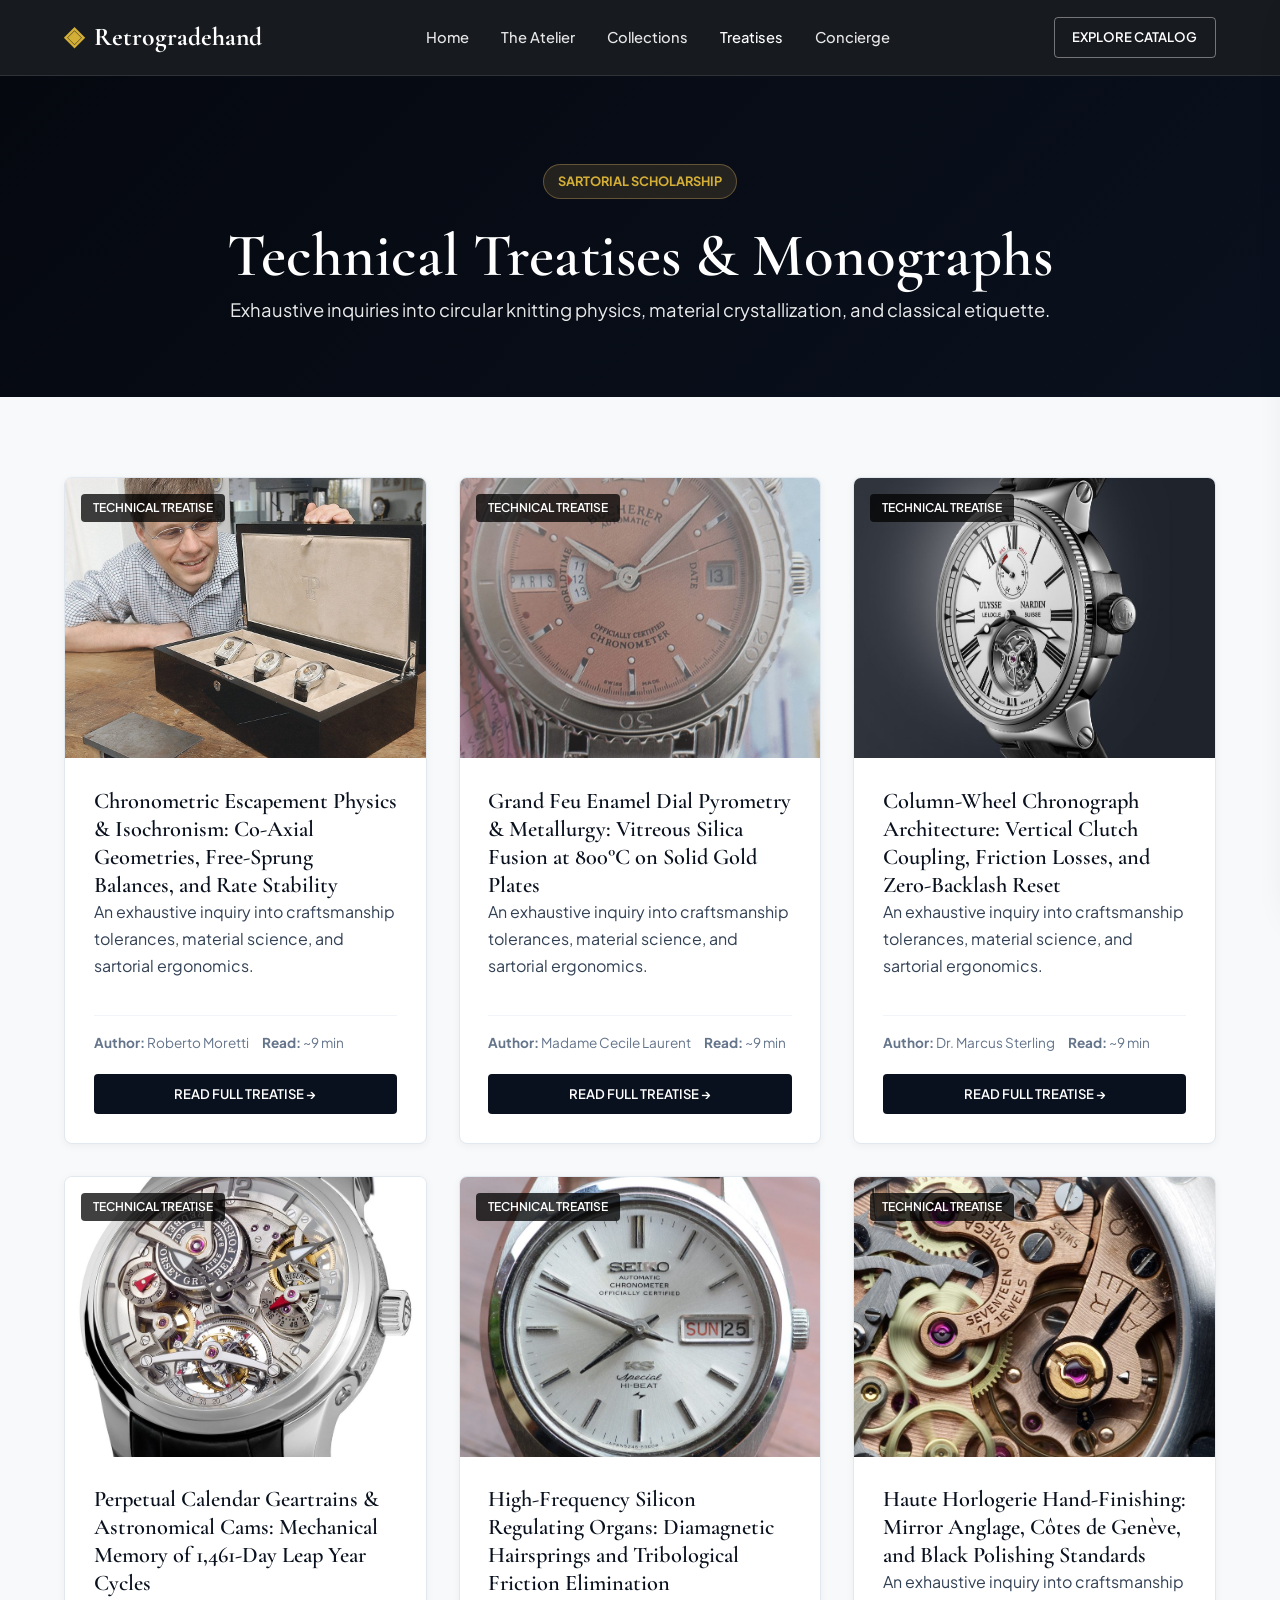
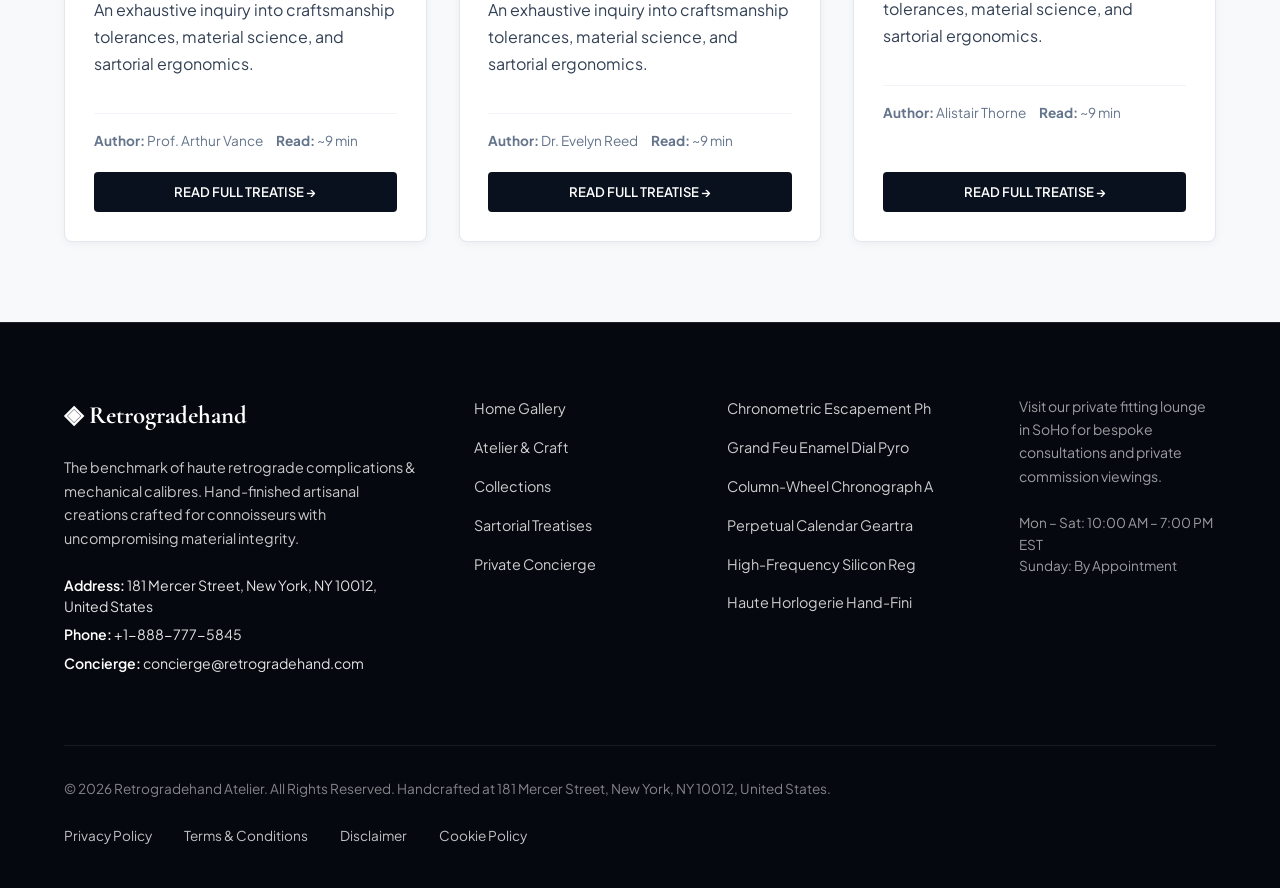
<file: blog/index.html>
<!DOCTYPE html>
<html lang="en">
<head>
  <meta charset="UTF-8">
  <meta name="viewport" content="width=device-width, initial-scale=1.0">
  <title>Sartorial Treatises & Technical Monographs — Retrogradehand</title>
  <meta name="description" content="Explore the authoritative research monographs published by Retrogradehand.">
  <link rel="canonical" href="https://retrogradehand.com/blog.html">
  <link rel="preconnect" href="https://fonts.googleapis.com">
  <link rel="preconnect" href="https://fonts.gstatic.com" crossorigin>
  <link href="https://fonts.googleapis.com/css2?family=Cormorant+Garamond:ital,wght@0,400;0,600;0,700;1,400&family=Plus+Jakarta+Sans:wght@300;400;500;600;700&display=swap" rel="stylesheet">
  <link rel="stylesheet" href="/assets/css/style.css">
  <!-- Google tag (gtag.js) -->
  <script async src="https://www.googletagmanager.com/gtag/js?id=G-0LY0HY7L01"></script>
  <script>
    window.dataLayer = window.dataLayer || [];
    function gtag(){dataLayer.push(arguments);}
    gtag('js', new Date());
    gtag('config', 'G-0LY0HY7L01');
  </script>

</head>
<body>
  <!-- Mandatory Global Site Header (Exactly 1 per page) -->
  <header class="site-header">
    <div class="header-container">
      <a href="/" class="brand-logo" aria-label="Retrogradehand Home">
        <span class="logo-mark">◈</span>
        <span class="logo-text">Retrogradehand</span>
      </a>
      <nav class="desktop-nav" aria-label="Primary Navigation">
        <a href="/" class="nav-link">Home</a>
        <a href="/about.html" class="nav-link">The Atelier</a>
        <a href="/collection.html" class="nav-link">Collections</a>
        <a href="/blog.html" class="nav-link active">Treatises</a>
        <a href="/contact.html" class="nav-link">Concierge</a>
      </nav>
      <div class="header-actions">
        <a href="/collection.html" class="btn btn-sm btn-outline">Explore Catalog</a>
        <button id="drawer-toggle" class="mobile-toggle" aria-label="Open Navigation Menu">
          <span class="hamburger-bar"></span>
          <span class="hamburger-bar"></span>
          <span class="hamburger-bar"></span>
        </button>
      </div>
    </div>
  </header>

  <!-- Mandatory Mobile Navigation Drawer (Exactly 1 per page) -->
  <div class="mobile-drawer" id="mobile-drawer" aria-hidden="true">
    <div class="drawer-header">
      <div class="drawer-brand">Retrogradehand</div>
      <button id="drawer-close" class="drawer-close-btn" aria-label="Close Navigation Menu">&times;</button>
    </div>
    <nav class="drawer-nav" aria-label="Mobile Navigation">
      <a href="/" class="drawer-link">Home</a>
      <a href="/about.html" class="drawer-link">The Atelier &amp; Craft</a>
      <a href="/collection.html" class="drawer-link">Curated Retrograde Calibre &amp; Sectoral Dial Vitrine</a>
      <a href="/blog.html" class="drawer-link active">Sartorial Treatises</a>
      <a href="/contact.html" class="drawer-link">Private Concierge</a>
    </nav>
    <div class="drawer-footer">
      <p class="drawer-contact-title">Manhattan Atelier &amp; Suite</p>
      <p class="drawer-contact-info">181 Mercer Street, New York, NY 10012, United States</p>
      <p class="drawer-contact-info">Tel: +1-888-777-5845</p>
      <p class="drawer-contact-info">Email: concierge@retrogradehand.com</p>
    </div>
  </div>
  <div id="drawer-overlay" class="drawer-overlay"></div>
  <section class="page-hero">
    <div class="container text-center">
      <span class="hero-badge">Sartorial Scholarship</span>
      <h1>Technical Treatises &amp; Monographs</h1>
      <p class="lead" style="margin: 0 auto;">Exhaustive inquiries into circular knitting physics, material crystallization, and classical etiquette.</p>
    </div>
  </section>
  <main class="section">
    <div class="container">
      <div class="grid-3">
        <div class="card">
          <div class="card-image-wrap"><img src="/assets/images/horological_tourbillon_cage.jpg" alt="Chronometric Escapement Physics & Isochronism: Co-Axial Geometries, Free-Sprung Balances, and Rate Stability"><span class="card-tag">Technical Treatise</span></div>
          <div class="card-body">
            <h3>Chronometric Escapement Physics & Isochronism: Co-Axial Geometries, Free-Sprung Balances, and Rate Stability</h3>
            <p>An exhaustive inquiry into craftsmanship tolerances, material science, and sartorial ergonomics.</p>
            <div class="card-specs"><span><strong>Author:</strong> Roberto Moretti</span><span><strong>Read:</strong> ~9 min</span></div>
            <a href="/blog/chronometric-escapement-physics-and-isochronism.html" class="btn btn-primary btn-sm" style="margin-top: auto;">Read Full Treatise &rarr;</a>
          </div>
        </div>
        <div class="card">
          <div class="card-image-wrap"><img src="/assets/images/luxury_chronometer_hands.jpg" alt="Grand Feu Enamel Dial Pyrometry & Metallurgy: Vitreous Silica Fusion at 800°C on Solid Gold Plates"><span class="card-tag">Technical Treatise</span></div>
          <div class="card-body">
            <h3>Grand Feu Enamel Dial Pyrometry & Metallurgy: Vitreous Silica Fusion at 800°C on Solid Gold Plates</h3>
            <p>An exhaustive inquiry into craftsmanship tolerances, material science, and sartorial ergonomics.</p>
            <div class="card-specs"><span><strong>Author:</strong> Madame Cecile Laurent</span><span><strong>Read:</strong> ~9 min</span></div>
            <a href="/blog/grand-feu-enamel-dial-pyrometry-and-metallurgy.html" class="btn btn-primary btn-sm" style="margin-top: auto;">Read Full Treatise &rarr;</a>
          </div>
        </div>
        <div class="card">
          <div class="card-image-wrap"><img src="/assets/images/rose_gold_astronomical_watch.jpg" alt="Column-Wheel Chronograph Architecture: Vertical Clutch Coupling, Friction Losses, and Zero-Backlash Reset"><span class="card-tag">Technical Treatise</span></div>
          <div class="card-body">
            <h3>Column-Wheel Chronograph Architecture: Vertical Clutch Coupling, Friction Losses, and Zero-Backlash Reset</h3>
            <p>An exhaustive inquiry into craftsmanship tolerances, material science, and sartorial ergonomics.</p>
            <div class="card-specs"><span><strong>Author:</strong> Dr. Marcus Sterling</span><span><strong>Read:</strong> ~9 min</span></div>
            <a href="/blog/column-wheel-chronograph-calibre-architecture.html" class="btn btn-primary btn-sm" style="margin-top: auto;">Read Full Treatise &rarr;</a>
          </div>
        </div>
        <div class="card">
          <div class="card-image-wrap"><img src="/assets/images/skeleton_watch_movement.jpg" alt="Perpetual Calendar Geartrains & Astronomical Cams: Mechanical Memory of 1,461-Day Leap Year Cycles"><span class="card-tag">Technical Treatise</span></div>
          <div class="card-body">
            <h3>Perpetual Calendar Geartrains & Astronomical Cams: Mechanical Memory of 1,461-Day Leap Year Cycles</h3>
            <p>An exhaustive inquiry into craftsmanship tolerances, material science, and sartorial ergonomics.</p>
            <div class="card-specs"><span><strong>Author:</strong> Prof. Arthur Vance</span><span><strong>Read:</strong> ~9 min</span></div>
            <a href="/blog/perpetual-calendar-geartrains-and-astronomical-cams.html" class="btn btn-primary btn-sm" style="margin-top: auto;">Read Full Treatise &rarr;</a>
          </div>
        </div>
        <div class="card">
          <div class="card-image-wrap"><img src="/assets/images/guilloche_dial_macro.jpg" alt="High-Frequency Silicon Regulating Organs: Diamagnetic Hairsprings and Tribological Friction Elimination"><span class="card-tag">Technical Treatise</span></div>
          <div class="card-body">
            <h3>High-Frequency Silicon Regulating Organs: Diamagnetic Hairsprings and Tribological Friction Elimination</h3>
            <p>An exhaustive inquiry into craftsmanship tolerances, material science, and sartorial ergonomics.</p>
            <div class="card-specs"><span><strong>Author:</strong> Dr. Evelyn Reed</span><span><strong>Read:</strong> ~9 min</span></div>
            <a href="/blog/high-frequency-silicon-regulating-organs.html" class="btn btn-primary btn-sm" style="margin-top: auto;">Read Full Treatise &rarr;</a>
          </div>
        </div>
        <div class="card">
          <div class="card-image-wrap"><img src="/assets/images/escapement_gear_train.jpg" alt="Haute Horlogerie Hand-Finishing: Mirror Anglage, Côtes de Genève, and Black Polishing Standards"><span class="card-tag">Technical Treatise</span></div>
          <div class="card-body">
            <h3>Haute Horlogerie Hand-Finishing: Mirror Anglage, Côtes de Genève, and Black Polishing Standards</h3>
            <p>An exhaustive inquiry into craftsmanship tolerances, material science, and sartorial ergonomics.</p>
            <div class="card-specs"><span><strong>Author:</strong> Alistair Thorne</span><span><strong>Read:</strong> ~9 min</span></div>
            <a href="/blog/haute-horlogerie-hand-finishing-and-anglage.html" class="btn btn-primary btn-sm" style="margin-top: auto;">Read Full Treatise &rarr;</a>
          </div>
        </div>

      </div>
    </div>
  </main>
  <!-- Mandatory Global Site Footer (Minimalist 4-Column Horizontal Spread Layout) -->
  <footer class="site-footer">
    <div class="container">
      <div class="footer-grid">
        <div class="footer-col">
          <div class="footer-brand">◈ Retrogradehand</div>
          <p class="footer-desc">
            The benchmark of haute retrograde complications &amp; mechanical calibres. Hand-finished artisanal creations crafted for connoisseurs with uncompromising material integrity.
          </p>
          <div class="footer-contact-item"><strong>Address:</strong> 181 Mercer Street, New York, NY 10012, United States</div>
          <div class="footer-contact-item"><strong>Phone:</strong> +1-888-777-5845</div>
          <div class="footer-contact-item"><strong>Concierge:</strong> concierge@retrogradehand.com</div>
        </div>
        <div class="footer-col">
          <ul class="footer-links">
            <li><a href="/">Home Gallery</a></li>
            <li><a href="/about.html">Atelier &amp; Craft</a></li>
            <li><a href="/collection.html">Collections</a></li>
            <li><a href="/blog.html">Sartorial Treatises</a></li>
            <li><a href="/contact.html">Private Concierge</a></li>
          </ul>
        </div>
        <div class="footer-col">
          <ul class="footer-links">
            <li><a href="/blog/chronometric-escapement-physics-and-isochronism.html">Chronometric Escapement Ph</a></li>
            <li><a href="/blog/grand-feu-enamel-dial-pyrometry-and-metallurgy.html">Grand Feu Enamel Dial Pyro</a></li>
            <li><a href="/blog/column-wheel-chronograph-calibre-architecture.html">Column-Wheel Chronograph A</a></li>
            <li><a href="/blog/perpetual-calendar-geartrains-and-astronomical-cams.html">Perpetual Calendar Geartra</a></li>
            <li><a href="/blog/high-frequency-silicon-regulating-organs.html">High-Frequency Silicon Reg</a></li>
            <li><a href="/blog/haute-horlogerie-hand-finishing-and-anglage.html">Haute Horlogerie Hand-Fini</a></li>
          </ul>
        </div>
        <div class="footer-col">
          <p class="footer-salon-desc">
            Visit our private fitting lounge in SoHo for bespoke consultations and private commission viewings.
          </p>
          <p class="footer-hours">
            Mon &ndash; Sat: 10:00 AM &ndash; 7:00 PM<br>EST<br>Sunday: By Appointment
          </p>
        </div>
      </div>
      <div class="footer-bottom">
        <p>&copy; 2026 Retrogradehand Atelier. All Rights Reserved. Handcrafted at 181 Mercer Street, New York, NY 10012, United States.</p>
        <div class="footer-legal-links">
          <a href="/privacy-policy.html">Privacy Policy</a>
          <a href="/terms-and-conditions.html">Terms &amp; Conditions</a>
          <a href="/disclaimer.html">Disclaimer</a>
          <a href="/cookie-policy.html">Cookie Policy</a>
        </div>
      </div>
    </div>
  </footer>
  <script src="/assets/js/main.js"></script>
</body>
</html>
</file>
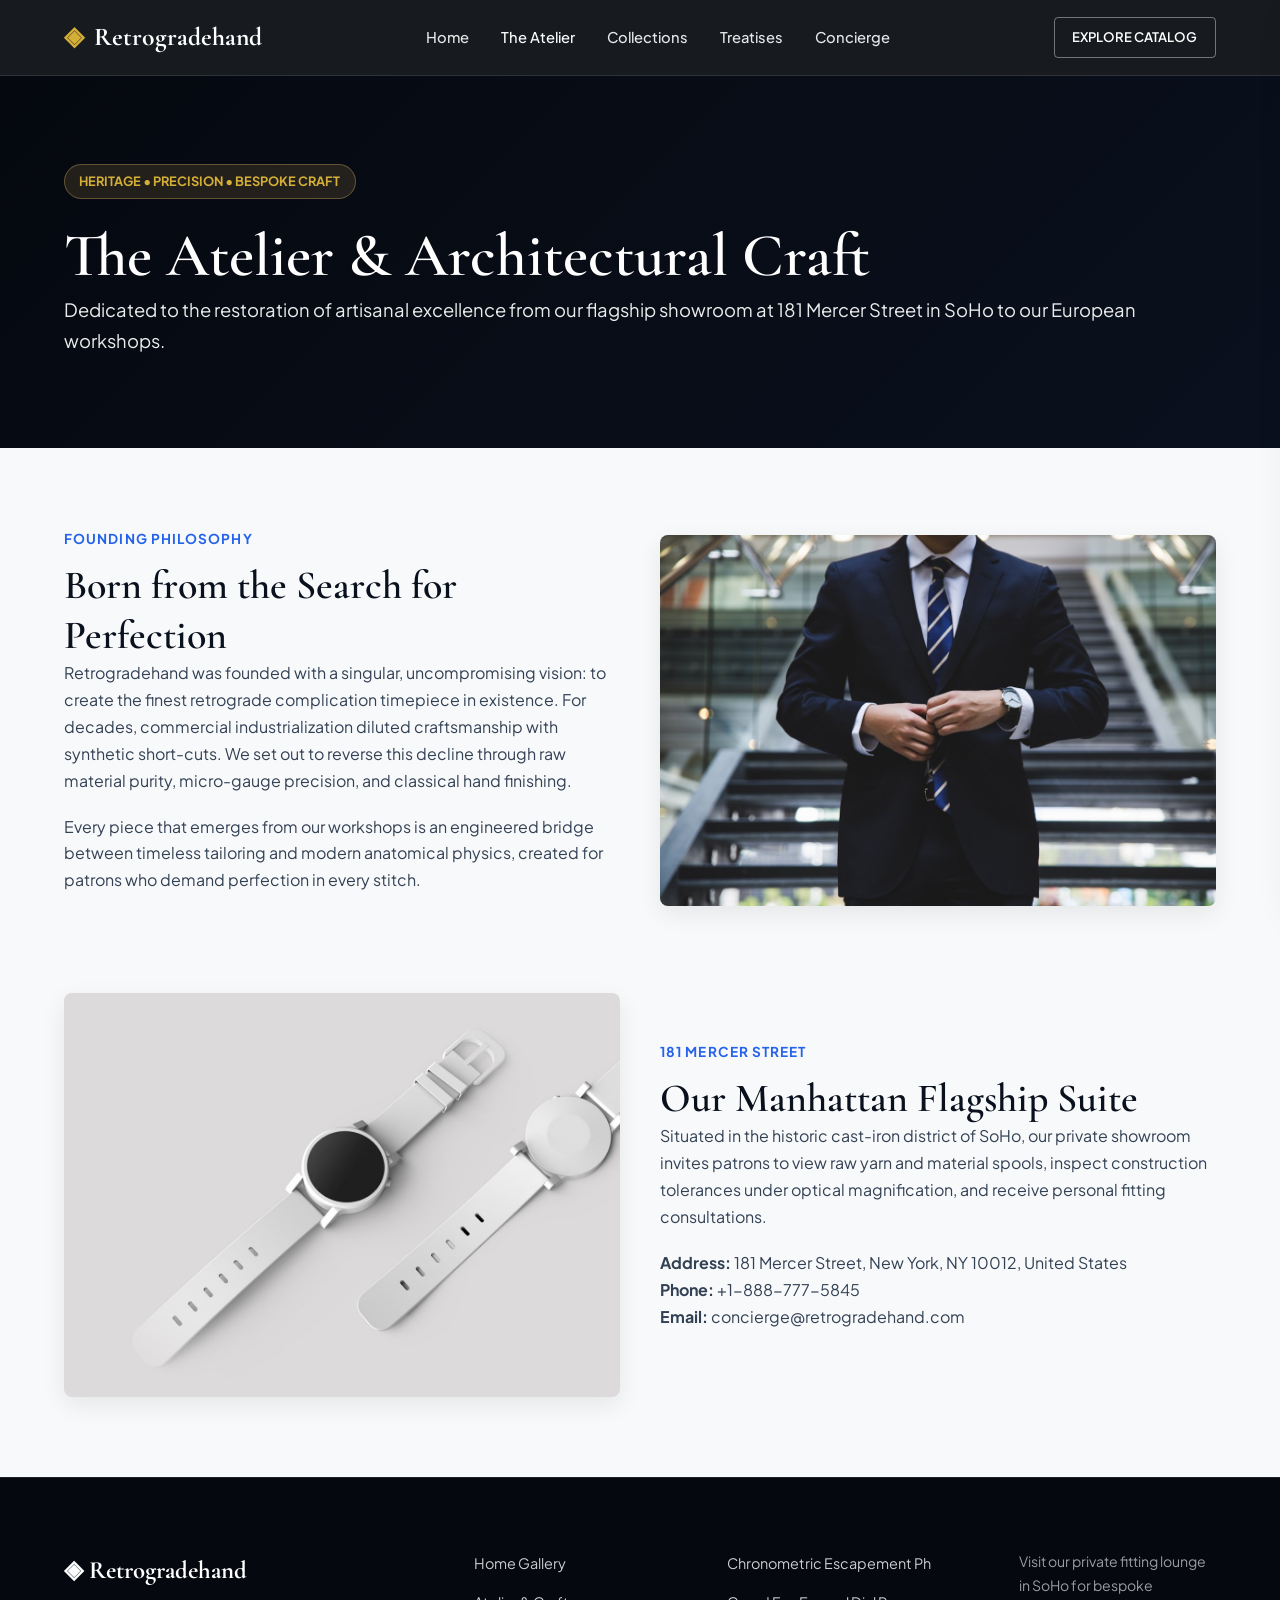
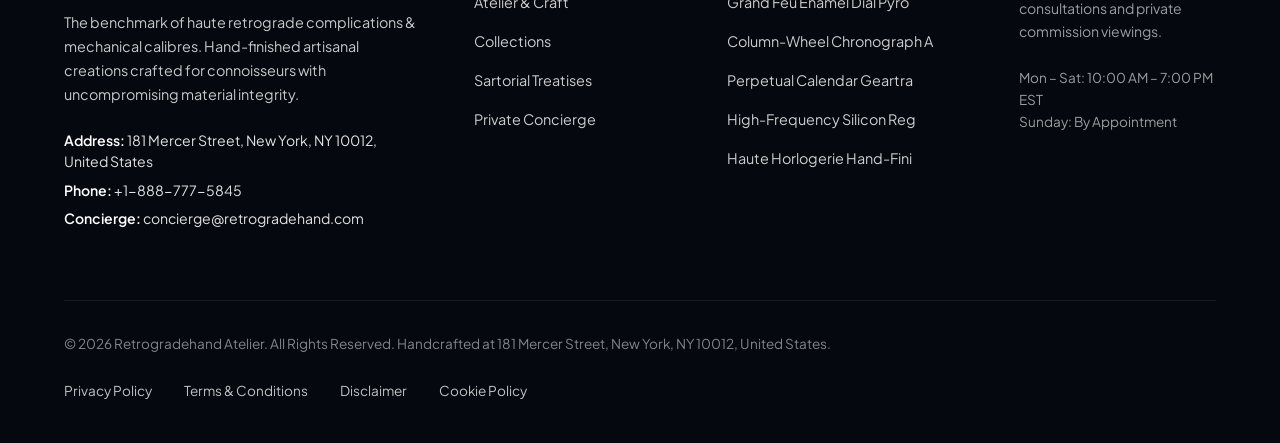
<file: about.html>
<!DOCTYPE html>
<html lang="en">
<head>
  <meta charset="UTF-8">
  <meta name="viewport" content="width=device-width, initial-scale=1.0">
  <title>The Atelier & Heritage Craft — Retrogradehand</title>
  <meta name="description" content="Discover the heritage of Retrogradehand at 181 Mercer Street, New York.">
  <link rel="canonical" href="https://retrogradehand.com/about.html">
  <link rel="preconnect" href="https://fonts.googleapis.com">
  <link rel="preconnect" href="https://fonts.gstatic.com" crossorigin>
  <link href="https://fonts.googleapis.com/css2?family=Cormorant+Garamond:ital,wght@0,400;0,600;0,700;1,400&family=Plus+Jakarta+Sans:wght@300;400;500;600;700&display=swap" rel="stylesheet">
  <link rel="stylesheet" href="/assets/css/style.css">
  <!-- Google tag (gtag.js) -->
  <script async src="https://www.googletagmanager.com/gtag/js?id=G-0LY0HY7L01"></script>
  <script>
    window.dataLayer = window.dataLayer || [];
    function gtag(){dataLayer.push(arguments);}
    gtag('js', new Date());
    gtag('config', 'G-0LY0HY7L01');
  </script>

</head>
<body>
  <!-- Mandatory Global Site Header (Exactly 1 per page) -->
  <header class="site-header">
    <div class="header-container">
      <a href="/" class="brand-logo" aria-label="Retrogradehand Home">
        <span class="logo-mark">◈</span>
        <span class="logo-text">Retrogradehand</span>
      </a>
      <nav class="desktop-nav" aria-label="Primary Navigation">
        <a href="/" class="nav-link">Home</a>
        <a href="/about.html" class="nav-link active">The Atelier</a>
        <a href="/collection.html" class="nav-link">Collections</a>
        <a href="/blog.html" class="nav-link">Treatises</a>
        <a href="/contact.html" class="nav-link">Concierge</a>
      </nav>
      <div class="header-actions">
        <a href="/collection.html" class="btn btn-sm btn-outline">Explore Catalog</a>
        <button id="drawer-toggle" class="mobile-toggle" aria-label="Open Navigation Menu">
          <span class="hamburger-bar"></span>
          <span class="hamburger-bar"></span>
          <span class="hamburger-bar"></span>
        </button>
      </div>
    </div>
  </header>

  <!-- Mandatory Mobile Navigation Drawer (Exactly 1 per page) -->
  <div class="mobile-drawer" id="mobile-drawer" aria-hidden="true">
    <div class="drawer-header">
      <div class="drawer-brand">Retrogradehand</div>
      <button id="drawer-close" class="drawer-close-btn" aria-label="Close Navigation Menu">&times;</button>
    </div>
    <nav class="drawer-nav" aria-label="Mobile Navigation">
      <a href="/" class="drawer-link">Home</a>
      <a href="/about.html" class="drawer-link active">The Atelier &amp; Craft</a>
      <a href="/collection.html" class="drawer-link">Curated Retrograde Calibre &amp; Sectoral Dial Vitrine</a>
      <a href="/blog.html" class="drawer-link">Sartorial Treatises</a>
      <a href="/contact.html" class="drawer-link">Private Concierge</a>
    </nav>
    <div class="drawer-footer">
      <p class="drawer-contact-title">Manhattan Atelier &amp; Suite</p>
      <p class="drawer-contact-info">181 Mercer Street, New York, NY 10012, United States</p>
      <p class="drawer-contact-info">Tel: +1-888-777-5845</p>
      <p class="drawer-contact-info">Email: concierge@retrogradehand.com</p>
    </div>
  </div>
  <div id="drawer-overlay" class="drawer-overlay"></div>
  <section class="page-hero">
    <div class="container">
      <span class="hero-badge">Heritage &bull; Precision &bull; Bespoke Craft</span>
      <h1>The Atelier &amp; Architectural Craft</h1>
      <p class="lead">Dedicated to the restoration of artisanal excellence from our flagship showroom at 181 Mercer Street in SoHo to our European workshops.</p>
    </div>
  </section>
  <main class="section">
    <div class="container">
      <div class="grid-2" style="margin-bottom: 5rem;">
        <div>
          <div class="section-subtitle">Founding Philosophy</div>
          <h2>Born from the Search for Perfection</h2>
          <p>Retrogradehand was founded with a singular, uncompromising vision: to create the finest retrograde complication timepiece in existence. For decades, commercial industrialization diluted craftsmanship with synthetic short-cuts. We set out to reverse this decline through raw material purity, micro-gauge precision, and classical hand finishing.</p>
          <p>Every piece that emerges from our workshops is an engineered bridge between timeless tailoring and modern anatomical physics, created for patrons who demand perfection in every stitch.</p>
        </div>
        <div style="border-radius: var(--radius-md); overflow: hidden; box-shadow: var(--shadow-md);"><img src="/assets/images/blog_column_wheel_pawl.jpg" alt="Atelier craft"></div>
      </div>
      <div class="grid-2">
        <div style="border-radius: var(--radius-md); overflow: hidden; box-shadow: var(--shadow-md);"><img src="/assets/images/blog_coaxial_escapement.jpg" alt="Artisan inspection"></div>
        <div>
          <div class="section-subtitle">181 Mercer Street</div>
          <h2>Our Manhattan Flagship Suite</h2>
          <p>Situated in the historic cast-iron district of SoHo, our private showroom invites patrons to view raw yarn and material spools, inspect construction tolerances under optical magnification, and receive personal fitting consultations.</p>
          <p><strong>Address:</strong> 181 Mercer Street, New York, NY 10012, United States<br><strong>Phone:</strong> +1-888-777-5845<br><strong>Email:</strong> concierge@retrogradehand.com</p>
        </div>
      </div>
    </div>
  </main>
  <!-- Mandatory Global Site Footer (Minimalist 4-Column Horizontal Spread Layout) -->
  <footer class="site-footer">
    <div class="container">
      <div class="footer-grid">
        <div class="footer-col">
          <div class="footer-brand">◈ Retrogradehand</div>
          <p class="footer-desc">
            The benchmark of haute retrograde complications &amp; mechanical calibres. Hand-finished artisanal creations crafted for connoisseurs with uncompromising material integrity.
          </p>
          <div class="footer-contact-item"><strong>Address:</strong> 181 Mercer Street, New York, NY 10012, United States</div>
          <div class="footer-contact-item"><strong>Phone:</strong> +1-888-777-5845</div>
          <div class="footer-contact-item"><strong>Concierge:</strong> concierge@retrogradehand.com</div>
        </div>
        <div class="footer-col">
          <ul class="footer-links">
            <li><a href="/">Home Gallery</a></li>
            <li><a href="/about.html">Atelier &amp; Craft</a></li>
            <li><a href="/collection.html">Collections</a></li>
            <li><a href="/blog.html">Sartorial Treatises</a></li>
            <li><a href="/contact.html">Private Concierge</a></li>
          </ul>
        </div>
        <div class="footer-col">
          <ul class="footer-links">
            <li><a href="/blog/chronometric-escapement-physics-and-isochronism.html">Chronometric Escapement Ph</a></li>
            <li><a href="/blog/grand-feu-enamel-dial-pyrometry-and-metallurgy.html">Grand Feu Enamel Dial Pyro</a></li>
            <li><a href="/blog/column-wheel-chronograph-calibre-architecture.html">Column-Wheel Chronograph A</a></li>
            <li><a href="/blog/perpetual-calendar-geartrains-and-astronomical-cams.html">Perpetual Calendar Geartra</a></li>
            <li><a href="/blog/high-frequency-silicon-regulating-organs.html">High-Frequency Silicon Reg</a></li>
            <li><a href="/blog/haute-horlogerie-hand-finishing-and-anglage.html">Haute Horlogerie Hand-Fini</a></li>
          </ul>
        </div>
        <div class="footer-col">
          <p class="footer-salon-desc">
            Visit our private fitting lounge in SoHo for bespoke consultations and private commission viewings.
          </p>
          <p class="footer-hours">
            Mon &ndash; Sat: 10:00 AM &ndash; 7:00 PM<br>EST<br>Sunday: By Appointment
          </p>
        </div>
      </div>
      <div class="footer-bottom">
        <p>&copy; 2026 Retrogradehand Atelier. All Rights Reserved. Handcrafted at 181 Mercer Street, New York, NY 10012, United States.</p>
        <div class="footer-legal-links">
          <a href="/privacy-policy.html">Privacy Policy</a>
          <a href="/terms-and-conditions.html">Terms &amp; Conditions</a>
          <a href="/disclaimer.html">Disclaimer</a>
          <a href="/cookie-policy.html">Cookie Policy</a>
        </div>
      </div>
    </div>
  </footer>
  <script src="/assets/js/main.js"></script>
</body>
</html>
</file>
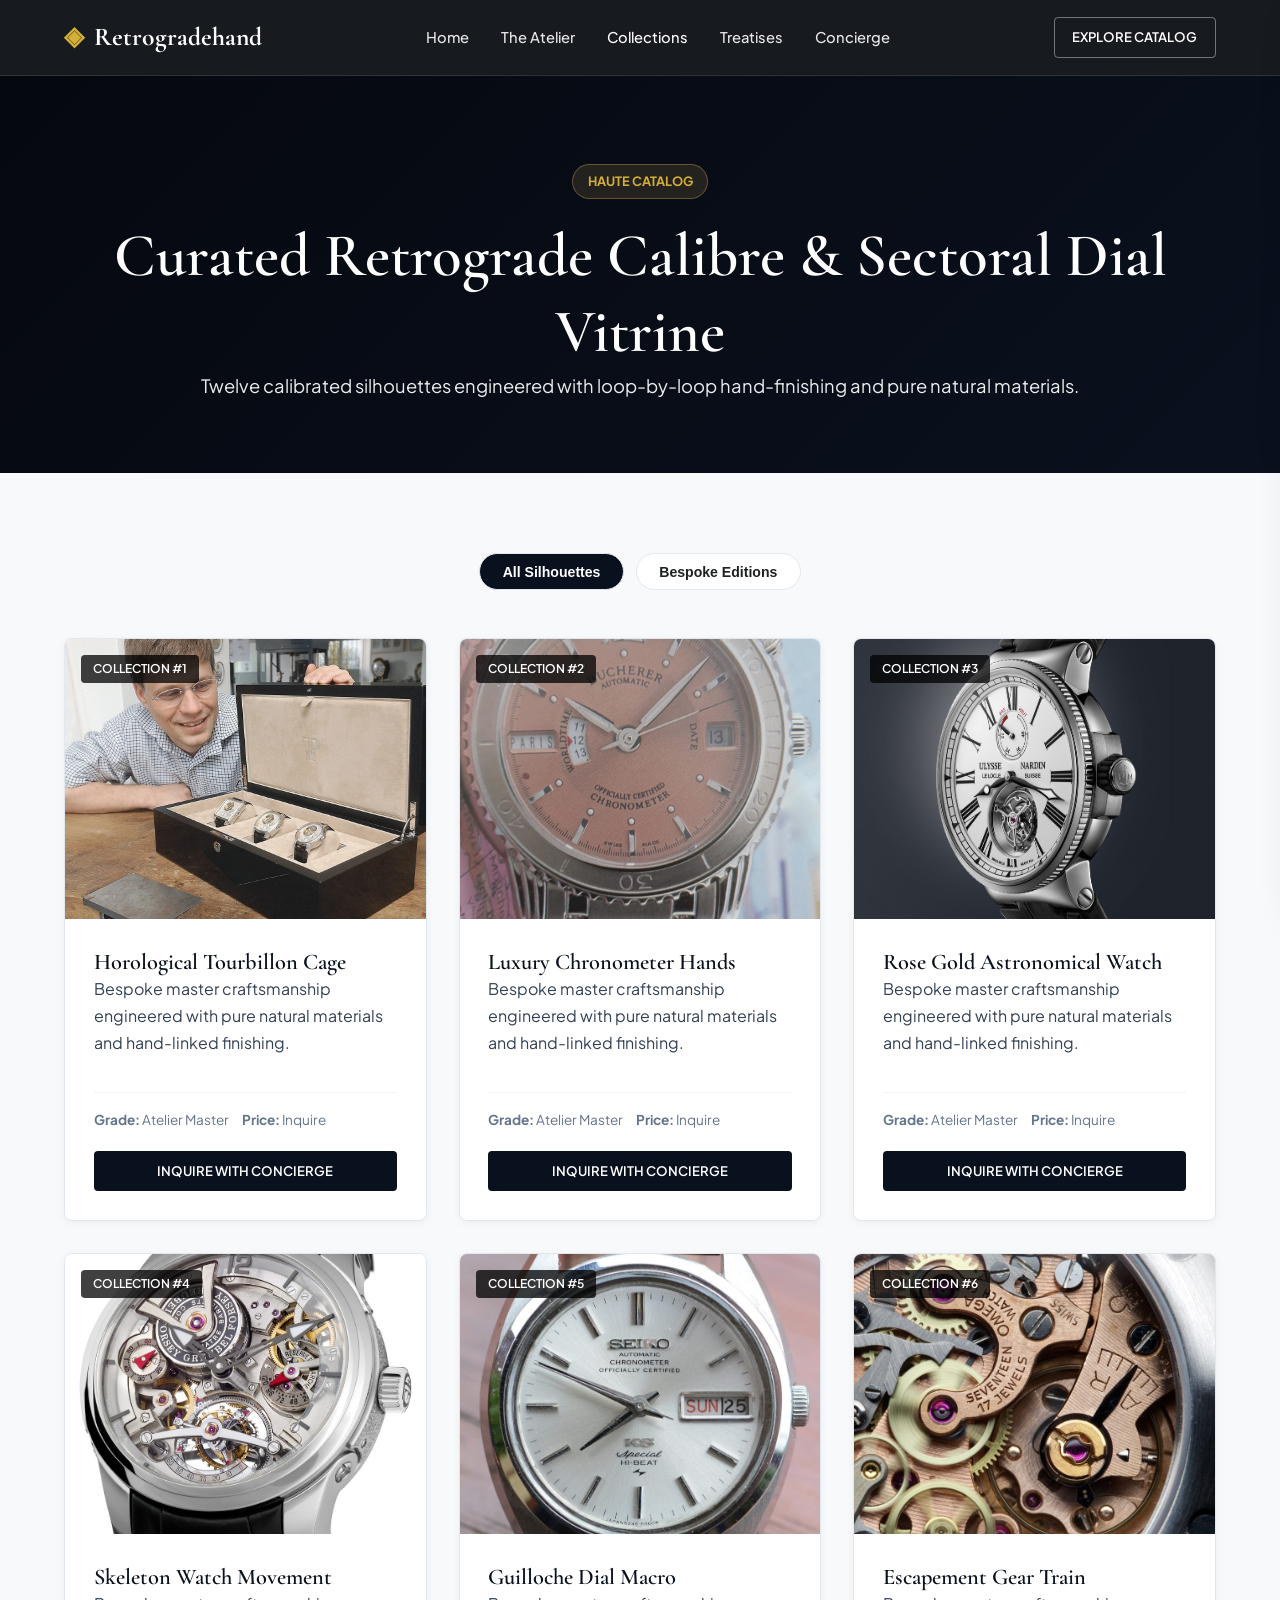
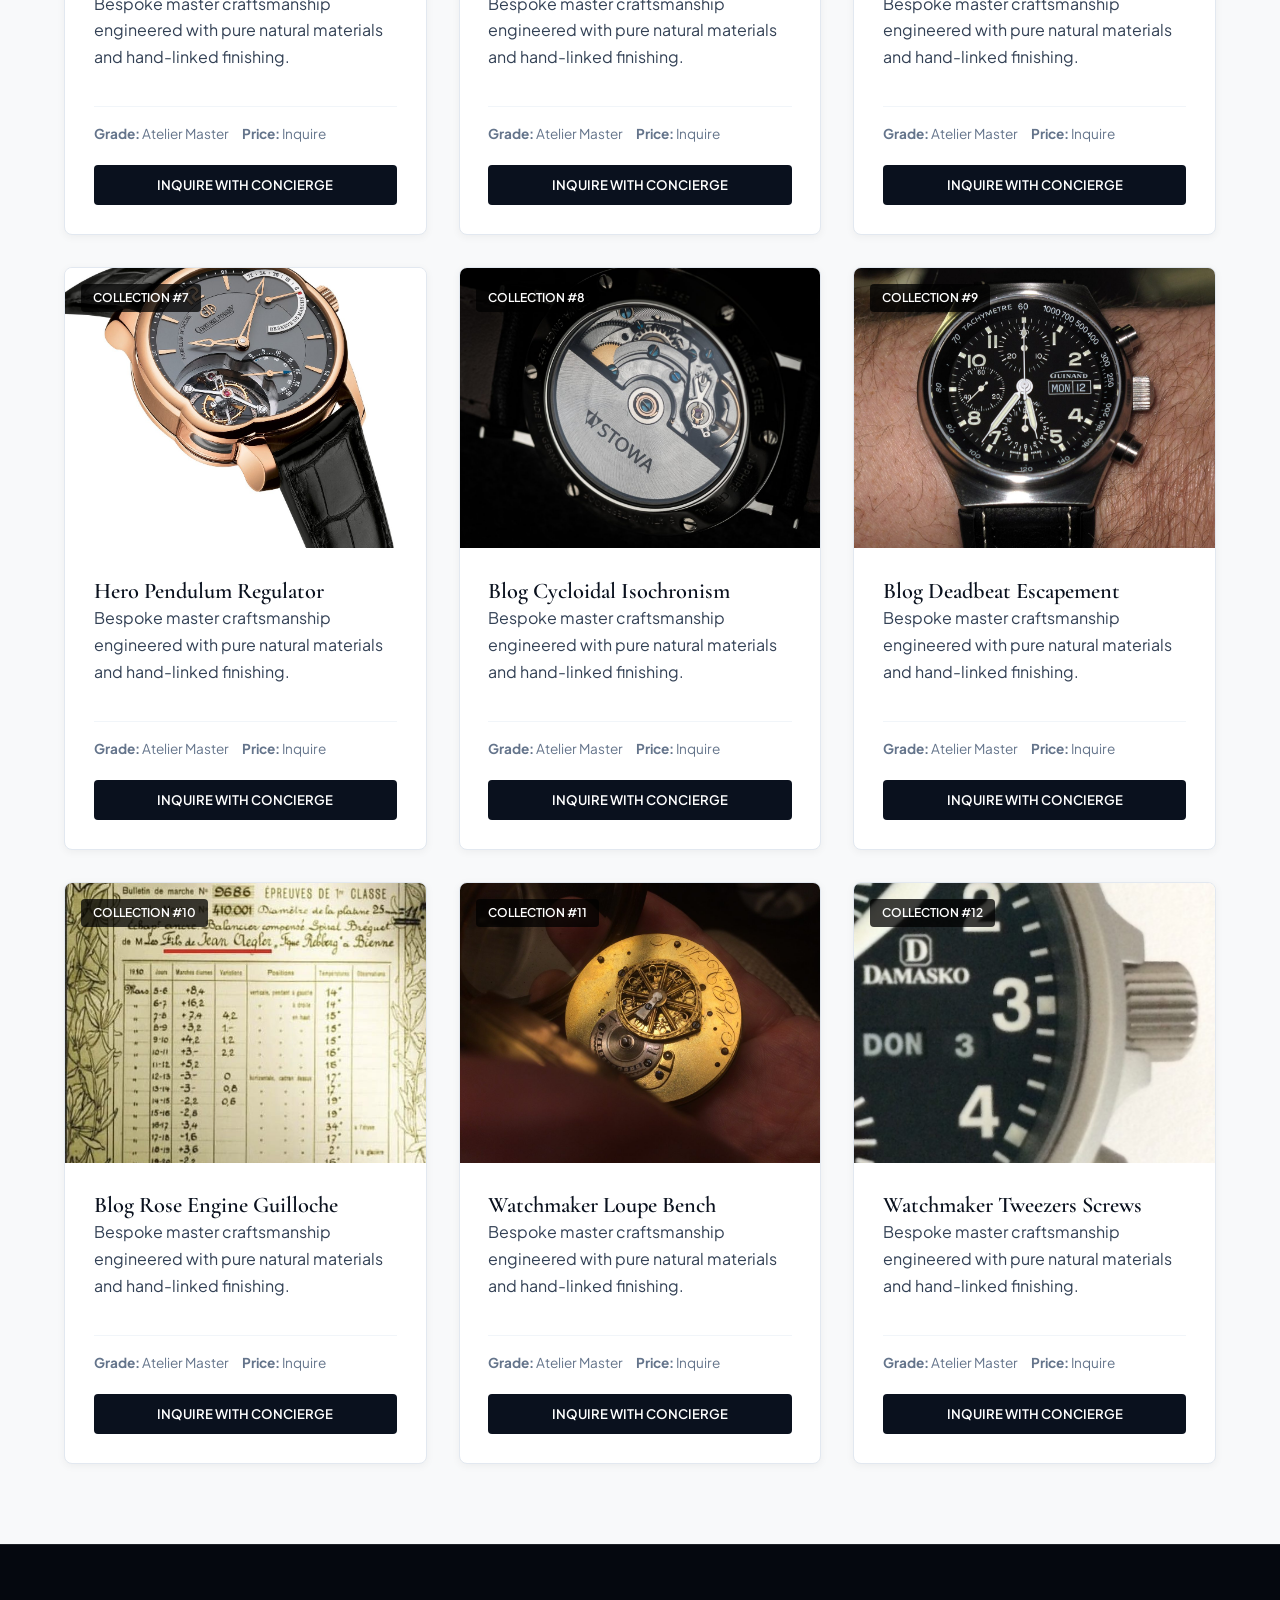
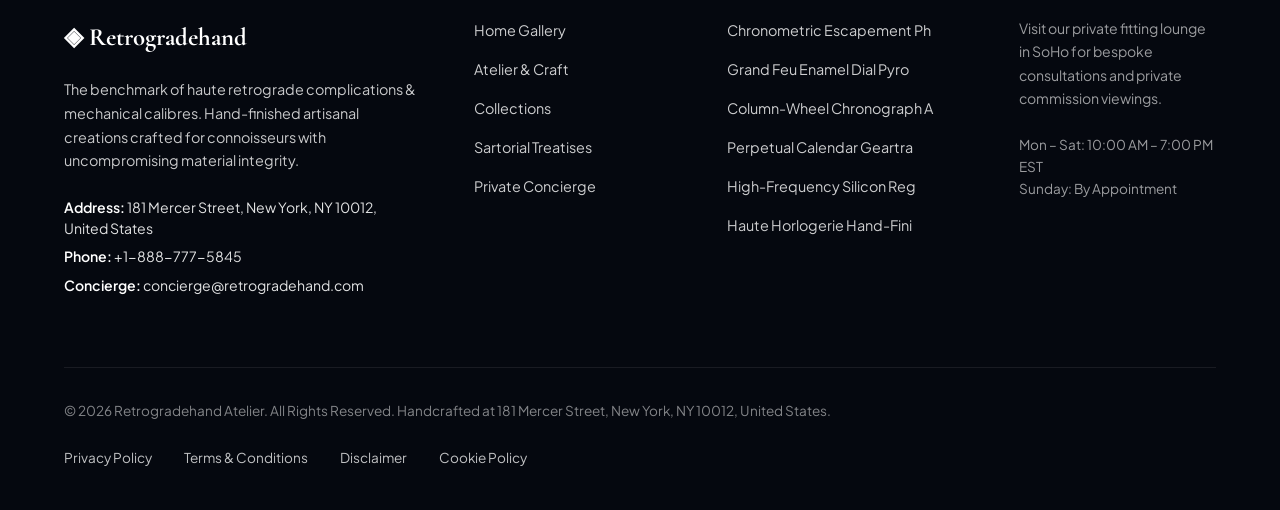
<file: collection.html>
<!DOCTYPE html>
<html lang="en">
<head>
  <meta charset="UTF-8">
  <meta name="viewport" content="width=device-width, initial-scale=1.0">
  <title>Curated Retrograde Calibre &amp; Sectoral Dial Vitrine — Retrogradehand</title>
  <meta name="description" content="Browse the complete catalogue of Retrogradehand.">
  <link rel="canonical" href="https://retrogradehand.com/collection.html">
  <link rel="preconnect" href="https://fonts.googleapis.com">
  <link rel="preconnect" href="https://fonts.gstatic.com" crossorigin>
  <link href="https://fonts.googleapis.com/css2?family=Cormorant+Garamond:ital,wght@0,400;0,600;0,700;1,400&family=Plus+Jakarta+Sans:wght@300;400;500;600;700&display=swap" rel="stylesheet">
  <link rel="stylesheet" href="/assets/css/style.css">
  <!-- Google tag (gtag.js) -->
  <script async src="https://www.googletagmanager.com/gtag/js?id=G-0LY0HY7L01"></script>
  <script>
    window.dataLayer = window.dataLayer || [];
    function gtag(){dataLayer.push(arguments);}
    gtag('js', new Date());
    gtag('config', 'G-0LY0HY7L01');
  </script>

</head>
<body>
  <!-- Mandatory Global Site Header (Exactly 1 per page) -->
  <header class="site-header">
    <div class="header-container">
      <a href="/" class="brand-logo" aria-label="Retrogradehand Home">
        <span class="logo-mark">◈</span>
        <span class="logo-text">Retrogradehand</span>
      </a>
      <nav class="desktop-nav" aria-label="Primary Navigation">
        <a href="/" class="nav-link">Home</a>
        <a href="/about.html" class="nav-link">The Atelier</a>
        <a href="/collection.html" class="nav-link active">Collections</a>
        <a href="/blog.html" class="nav-link">Treatises</a>
        <a href="/contact.html" class="nav-link">Concierge</a>
      </nav>
      <div class="header-actions">
        <a href="/collection.html" class="btn btn-sm btn-outline">Explore Catalog</a>
        <button id="drawer-toggle" class="mobile-toggle" aria-label="Open Navigation Menu">
          <span class="hamburger-bar"></span>
          <span class="hamburger-bar"></span>
          <span class="hamburger-bar"></span>
        </button>
      </div>
    </div>
  </header>

  <!-- Mandatory Mobile Navigation Drawer (Exactly 1 per page) -->
  <div class="mobile-drawer" id="mobile-drawer" aria-hidden="true">
    <div class="drawer-header">
      <div class="drawer-brand">Retrogradehand</div>
      <button id="drawer-close" class="drawer-close-btn" aria-label="Close Navigation Menu">&times;</button>
    </div>
    <nav class="drawer-nav" aria-label="Mobile Navigation">
      <a href="/" class="drawer-link">Home</a>
      <a href="/about.html" class="drawer-link">The Atelier &amp; Craft</a>
      <a href="/collection.html" class="drawer-link active">Curated Retrograde Calibre &amp; Sectoral Dial Vitrine</a>
      <a href="/blog.html" class="drawer-link">Sartorial Treatises</a>
      <a href="/contact.html" class="drawer-link">Private Concierge</a>
    </nav>
    <div class="drawer-footer">
      <p class="drawer-contact-title">Manhattan Atelier &amp; Suite</p>
      <p class="drawer-contact-info">181 Mercer Street, New York, NY 10012, United States</p>
      <p class="drawer-contact-info">Tel: +1-888-777-5845</p>
      <p class="drawer-contact-info">Email: concierge@retrogradehand.com</p>
    </div>
  </div>
  <div id="drawer-overlay" class="drawer-overlay"></div>
  <section class="page-hero">
    <div class="container text-center">
      <span class="hero-badge">Haute Catalog</span>
      <h1>Curated Retrograde Calibre &amp; Sectoral Dial Vitrine</h1>
      <p class="lead" style="margin: 0 auto;">Twelve calibrated silhouettes engineered with loop-by-loop hand-finishing and pure natural materials.</p>
    </div>
  </section>
  <main class="section">
    <div class="container">
      <div class="filter-bar">
        <button class="filter-btn active" data-filter="all">All Silhouettes</button>
        <button class="filter-btn" data-filter="bespoke">Bespoke Editions</button>
      </div>
      <div class="grid-3" id="products-grid">
        <div class="card product-item" data-category="all bespoke">
          <div class="card-image-wrap"><img src="/assets/images/horological_tourbillon_cage.jpg" alt="Horological Tourbillon Cage"><span class="card-tag">Collection #1</span></div>
          <div class="card-body">
            <h3>Horological Tourbillon Cage</h3>
            <p>Bespoke master craftsmanship engineered with pure natural materials and hand-linked finishing.</p>
            <div class="card-specs"><span><strong>Grade:</strong> Atelier Master</span><span><strong>Price:</strong> Inquire</span></div>
            <a href="/contact.html" class="btn btn-primary btn-sm">Inquire with Concierge</a>
          </div>
        </div>
        <div class="card product-item" data-category="all bespoke">
          <div class="card-image-wrap"><img src="/assets/images/luxury_chronometer_hands.jpg" alt="Luxury Chronometer Hands"><span class="card-tag">Collection #2</span></div>
          <div class="card-body">
            <h3>Luxury Chronometer Hands</h3>
            <p>Bespoke master craftsmanship engineered with pure natural materials and hand-linked finishing.</p>
            <div class="card-specs"><span><strong>Grade:</strong> Atelier Master</span><span><strong>Price:</strong> Inquire</span></div>
            <a href="/contact.html" class="btn btn-primary btn-sm">Inquire with Concierge</a>
          </div>
        </div>
        <div class="card product-item" data-category="all bespoke">
          <div class="card-image-wrap"><img src="/assets/images/rose_gold_astronomical_watch.jpg" alt="Rose Gold Astronomical Watch"><span class="card-tag">Collection #3</span></div>
          <div class="card-body">
            <h3>Rose Gold Astronomical Watch</h3>
            <p>Bespoke master craftsmanship engineered with pure natural materials and hand-linked finishing.</p>
            <div class="card-specs"><span><strong>Grade:</strong> Atelier Master</span><span><strong>Price:</strong> Inquire</span></div>
            <a href="/contact.html" class="btn btn-primary btn-sm">Inquire with Concierge</a>
          </div>
        </div>
        <div class="card product-item" data-category="all bespoke">
          <div class="card-image-wrap"><img src="/assets/images/skeleton_watch_movement.jpg" alt="Skeleton Watch Movement"><span class="card-tag">Collection #4</span></div>
          <div class="card-body">
            <h3>Skeleton Watch Movement</h3>
            <p>Bespoke master craftsmanship engineered with pure natural materials and hand-linked finishing.</p>
            <div class="card-specs"><span><strong>Grade:</strong> Atelier Master</span><span><strong>Price:</strong> Inquire</span></div>
            <a href="/contact.html" class="btn btn-primary btn-sm">Inquire with Concierge</a>
          </div>
        </div>
        <div class="card product-item" data-category="all bespoke">
          <div class="card-image-wrap"><img src="/assets/images/guilloche_dial_macro.jpg" alt="Guilloche Dial Macro"><span class="card-tag">Collection #5</span></div>
          <div class="card-body">
            <h3>Guilloche Dial Macro</h3>
            <p>Bespoke master craftsmanship engineered with pure natural materials and hand-linked finishing.</p>
            <div class="card-specs"><span><strong>Grade:</strong> Atelier Master</span><span><strong>Price:</strong> Inquire</span></div>
            <a href="/contact.html" class="btn btn-primary btn-sm">Inquire with Concierge</a>
          </div>
        </div>
        <div class="card product-item" data-category="all bespoke">
          <div class="card-image-wrap"><img src="/assets/images/escapement_gear_train.jpg" alt="Escapement Gear Train"><span class="card-tag">Collection #6</span></div>
          <div class="card-body">
            <h3>Escapement Gear Train</h3>
            <p>Bespoke master craftsmanship engineered with pure natural materials and hand-linked finishing.</p>
            <div class="card-specs"><span><strong>Grade:</strong> Atelier Master</span><span><strong>Price:</strong> Inquire</span></div>
            <a href="/contact.html" class="btn btn-primary btn-sm">Inquire with Concierge</a>
          </div>
        </div>
        <div class="card product-item" data-category="all bespoke">
          <div class="card-image-wrap"><img src="/assets/images/hero_pendulum_regulator.jpg" alt="Hero Pendulum Regulator"><span class="card-tag">Collection #7</span></div>
          <div class="card-body">
            <h3>Hero Pendulum Regulator</h3>
            <p>Bespoke master craftsmanship engineered with pure natural materials and hand-linked finishing.</p>
            <div class="card-specs"><span><strong>Grade:</strong> Atelier Master</span><span><strong>Price:</strong> Inquire</span></div>
            <a href="/contact.html" class="btn btn-primary btn-sm">Inquire with Concierge</a>
          </div>
        </div>
        <div class="card product-item" data-category="all bespoke">
          <div class="card-image-wrap"><img src="/assets/images/blog_cycloidal_isochronism.jpg" alt="Blog Cycloidal Isochronism"><span class="card-tag">Collection #8</span></div>
          <div class="card-body">
            <h3>Blog Cycloidal Isochronism</h3>
            <p>Bespoke master craftsmanship engineered with pure natural materials and hand-linked finishing.</p>
            <div class="card-specs"><span><strong>Grade:</strong> Atelier Master</span><span><strong>Price:</strong> Inquire</span></div>
            <a href="/contact.html" class="btn btn-primary btn-sm">Inquire with Concierge</a>
          </div>
        </div>
        <div class="card product-item" data-category="all bespoke">
          <div class="card-image-wrap"><img src="/assets/images/blog_deadbeat_escapement.jpg" alt="Blog Deadbeat Escapement"><span class="card-tag">Collection #9</span></div>
          <div class="card-body">
            <h3>Blog Deadbeat Escapement</h3>
            <p>Bespoke master craftsmanship engineered with pure natural materials and hand-linked finishing.</p>
            <div class="card-specs"><span><strong>Grade:</strong> Atelier Master</span><span><strong>Price:</strong> Inquire</span></div>
            <a href="/contact.html" class="btn btn-primary btn-sm">Inquire with Concierge</a>
          </div>
        </div>
        <div class="card product-item" data-category="all bespoke">
          <div class="card-image-wrap"><img src="/assets/images/blog_rose_engine_guilloche.jpg" alt="Blog Rose Engine Guilloche"><span class="card-tag">Collection #10</span></div>
          <div class="card-body">
            <h3>Blog Rose Engine Guilloche</h3>
            <p>Bespoke master craftsmanship engineered with pure natural materials and hand-linked finishing.</p>
            <div class="card-specs"><span><strong>Grade:</strong> Atelier Master</span><span><strong>Price:</strong> Inquire</span></div>
            <a href="/contact.html" class="btn btn-primary btn-sm">Inquire with Concierge</a>
          </div>
        </div>
        <div class="card product-item" data-category="all bespoke">
          <div class="card-image-wrap"><img src="/assets/images/watchmaker_loupe_bench.jpg" alt="Watchmaker Loupe Bench"><span class="card-tag">Collection #11</span></div>
          <div class="card-body">
            <h3>Watchmaker Loupe Bench</h3>
            <p>Bespoke master craftsmanship engineered with pure natural materials and hand-linked finishing.</p>
            <div class="card-specs"><span><strong>Grade:</strong> Atelier Master</span><span><strong>Price:</strong> Inquire</span></div>
            <a href="/contact.html" class="btn btn-primary btn-sm">Inquire with Concierge</a>
          </div>
        </div>
        <div class="card product-item" data-category="all bespoke">
          <div class="card-image-wrap"><img src="/assets/images/watchmaker_tweezers_screws.jpg" alt="Watchmaker Tweezers Screws"><span class="card-tag">Collection #12</span></div>
          <div class="card-body">
            <h3>Watchmaker Tweezers Screws</h3>
            <p>Bespoke master craftsmanship engineered with pure natural materials and hand-linked finishing.</p>
            <div class="card-specs"><span><strong>Grade:</strong> Atelier Master</span><span><strong>Price:</strong> Inquire</span></div>
            <a href="/contact.html" class="btn btn-primary btn-sm">Inquire with Concierge</a>
          </div>
        </div>

      </div>
    </div>
  </main>
  <!-- Mandatory Global Site Footer (Minimalist 4-Column Horizontal Spread Layout) -->
  <footer class="site-footer">
    <div class="container">
      <div class="footer-grid">
        <div class="footer-col">
          <div class="footer-brand">◈ Retrogradehand</div>
          <p class="footer-desc">
            The benchmark of haute retrograde complications &amp; mechanical calibres. Hand-finished artisanal creations crafted for connoisseurs with uncompromising material integrity.
          </p>
          <div class="footer-contact-item"><strong>Address:</strong> 181 Mercer Street, New York, NY 10012, United States</div>
          <div class="footer-contact-item"><strong>Phone:</strong> +1-888-777-5845</div>
          <div class="footer-contact-item"><strong>Concierge:</strong> concierge@retrogradehand.com</div>
        </div>
        <div class="footer-col">
          <ul class="footer-links">
            <li><a href="/">Home Gallery</a></li>
            <li><a href="/about.html">Atelier &amp; Craft</a></li>
            <li><a href="/collection.html">Collections</a></li>
            <li><a href="/blog.html">Sartorial Treatises</a></li>
            <li><a href="/contact.html">Private Concierge</a></li>
          </ul>
        </div>
        <div class="footer-col">
          <ul class="footer-links">
            <li><a href="/blog/chronometric-escapement-physics-and-isochronism.html">Chronometric Escapement Ph</a></li>
            <li><a href="/blog/grand-feu-enamel-dial-pyrometry-and-metallurgy.html">Grand Feu Enamel Dial Pyro</a></li>
            <li><a href="/blog/column-wheel-chronograph-calibre-architecture.html">Column-Wheel Chronograph A</a></li>
            <li><a href="/blog/perpetual-calendar-geartrains-and-astronomical-cams.html">Perpetual Calendar Geartra</a></li>
            <li><a href="/blog/high-frequency-silicon-regulating-organs.html">High-Frequency Silicon Reg</a></li>
            <li><a href="/blog/haute-horlogerie-hand-finishing-and-anglage.html">Haute Horlogerie Hand-Fini</a></li>
          </ul>
        </div>
        <div class="footer-col">
          <p class="footer-salon-desc">
            Visit our private fitting lounge in SoHo for bespoke consultations and private commission viewings.
          </p>
          <p class="footer-hours">
            Mon &ndash; Sat: 10:00 AM &ndash; 7:00 PM<br>EST<br>Sunday: By Appointment
          </p>
        </div>
      </div>
      <div class="footer-bottom">
        <p>&copy; 2026 Retrogradehand Atelier. All Rights Reserved. Handcrafted at 181 Mercer Street, New York, NY 10012, United States.</p>
        <div class="footer-legal-links">
          <a href="/privacy-policy.html">Privacy Policy</a>
          <a href="/terms-and-conditions.html">Terms &amp; Conditions</a>
          <a href="/disclaimer.html">Disclaimer</a>
          <a href="/cookie-policy.html">Cookie Policy</a>
        </div>
      </div>
    </div>
  </footer>
  <script src="/assets/js/main.js"></script>
</body>
</html>
</file>
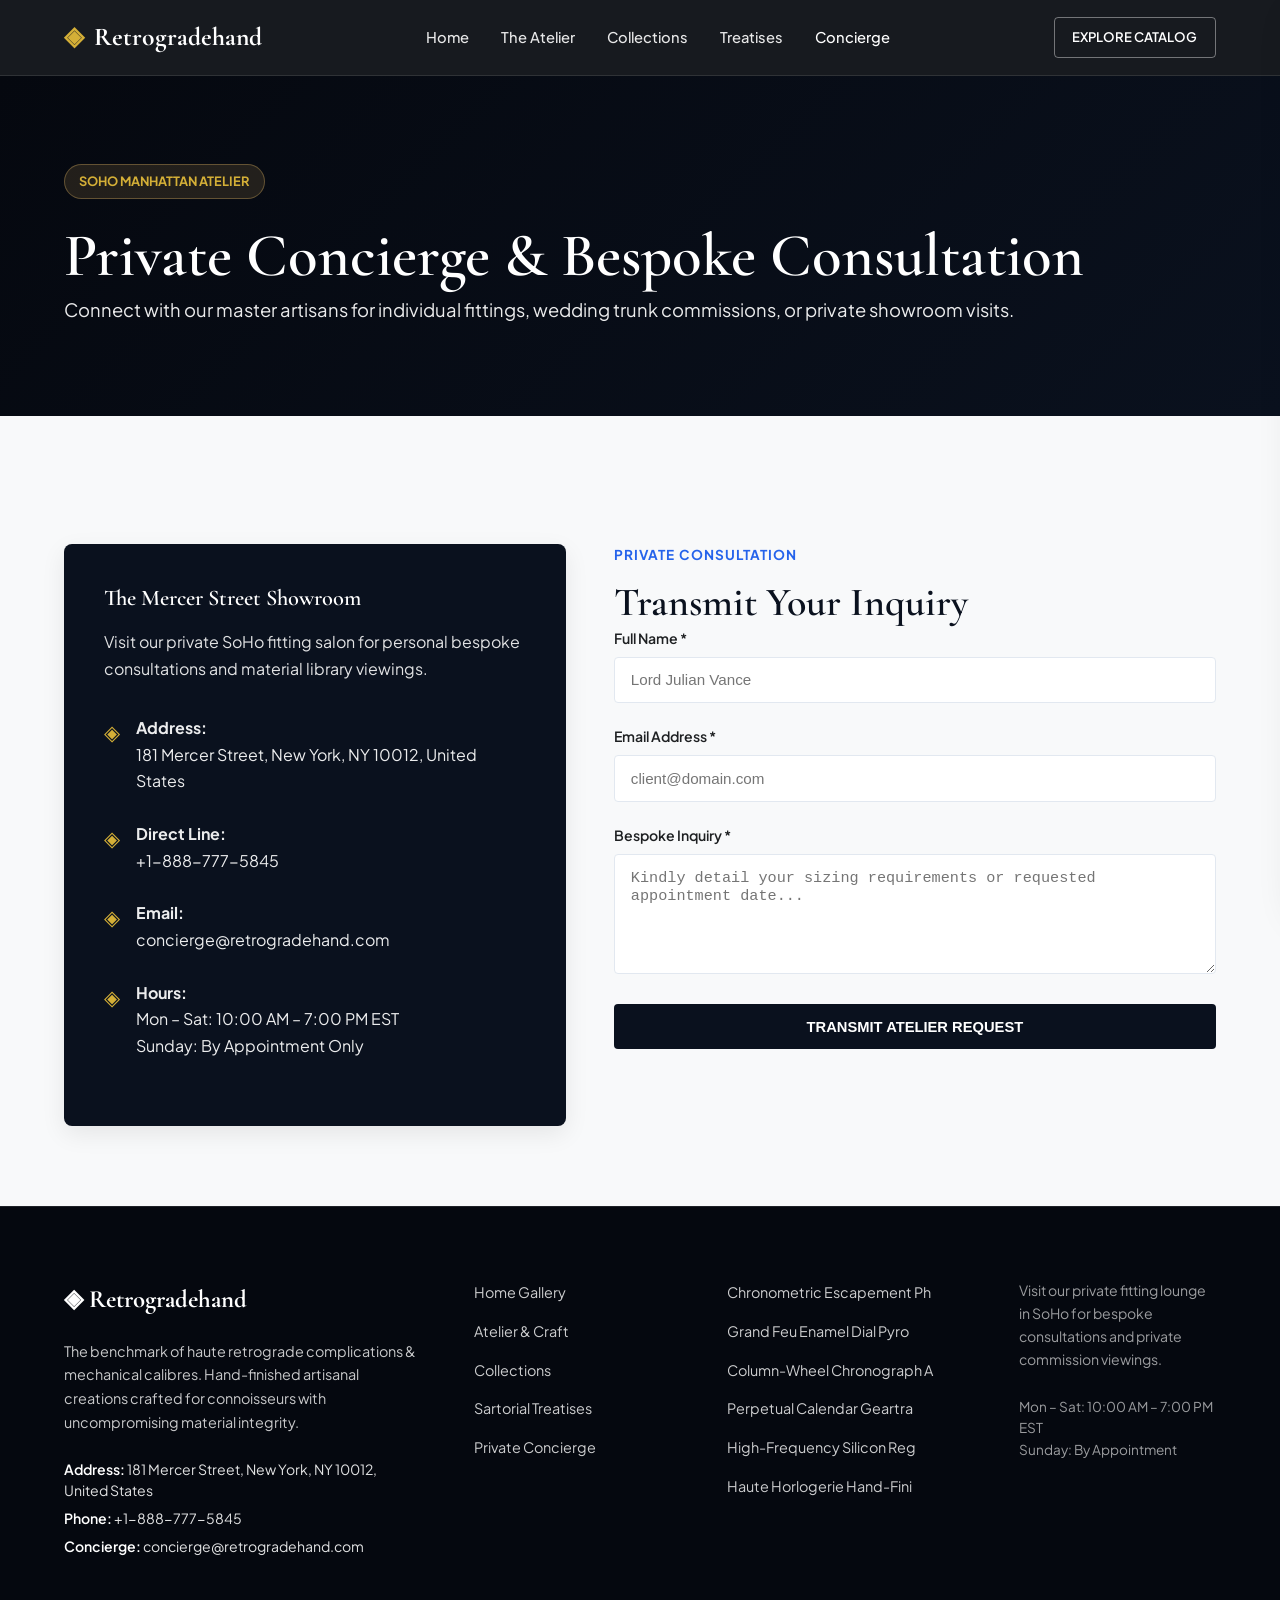
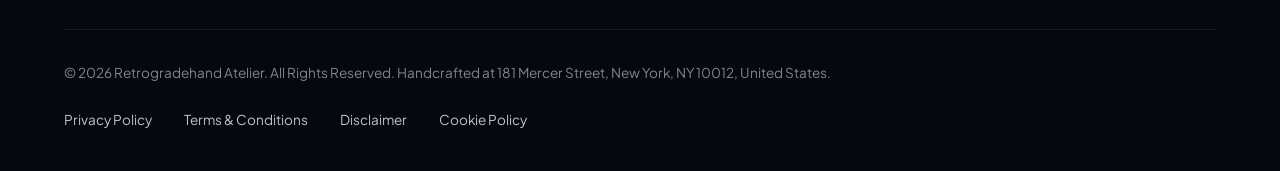
<file: contact.html>
<!DOCTYPE html>
<html lang="en">
<head>
  <meta charset="UTF-8">
  <meta name="viewport" content="width=device-width, initial-scale=1.0">
  <title>Private Concierge & Showroom Appointments — Retrogradehand</title>
  <meta name="description" content="Contact Retrogradehand at 181 Mercer Street, New York, NY 10012 or call +1-888-777-5845.">
  <link rel="canonical" href="https://retrogradehand.com/contact.html">
  <link rel="preconnect" href="https://fonts.googleapis.com">
  <link rel="preconnect" href="https://fonts.gstatic.com" crossorigin>
  <link href="https://fonts.googleapis.com/css2?family=Cormorant+Garamond:ital,wght@0,400;0,600;0,700;1,400&family=Plus+Jakarta+Sans:wght@300;400;500;600;700&display=swap" rel="stylesheet">
  <link rel="stylesheet" href="/assets/css/style.css">
  <!-- Google tag (gtag.js) -->
  <script async src="https://www.googletagmanager.com/gtag/js?id=G-0LY0HY7L01"></script>
  <script>
    window.dataLayer = window.dataLayer || [];
    function gtag(){dataLayer.push(arguments);}
    gtag('js', new Date());
    gtag('config', 'G-0LY0HY7L01');
  </script>

</head>
<body>
  <!-- Mandatory Global Site Header (Exactly 1 per page) -->
  <header class="site-header">
    <div class="header-container">
      <a href="/" class="brand-logo" aria-label="Retrogradehand Home">
        <span class="logo-mark">◈</span>
        <span class="logo-text">Retrogradehand</span>
      </a>
      <nav class="desktop-nav" aria-label="Primary Navigation">
        <a href="/" class="nav-link">Home</a>
        <a href="/about.html" class="nav-link">The Atelier</a>
        <a href="/collection.html" class="nav-link">Collections</a>
        <a href="/blog.html" class="nav-link">Treatises</a>
        <a href="/contact.html" class="nav-link active">Concierge</a>
      </nav>
      <div class="header-actions">
        <a href="/collection.html" class="btn btn-sm btn-outline">Explore Catalog</a>
        <button id="drawer-toggle" class="mobile-toggle" aria-label="Open Navigation Menu">
          <span class="hamburger-bar"></span>
          <span class="hamburger-bar"></span>
          <span class="hamburger-bar"></span>
        </button>
      </div>
    </div>
  </header>

  <!-- Mandatory Mobile Navigation Drawer (Exactly 1 per page) -->
  <div class="mobile-drawer" id="mobile-drawer" aria-hidden="true">
    <div class="drawer-header">
      <div class="drawer-brand">Retrogradehand</div>
      <button id="drawer-close" class="drawer-close-btn" aria-label="Close Navigation Menu">&times;</button>
    </div>
    <nav class="drawer-nav" aria-label="Mobile Navigation">
      <a href="/" class="drawer-link">Home</a>
      <a href="/about.html" class="drawer-link">The Atelier &amp; Craft</a>
      <a href="/collection.html" class="drawer-link">Curated Retrograde Calibre &amp; Sectoral Dial Vitrine</a>
      <a href="/blog.html" class="drawer-link">Sartorial Treatises</a>
      <a href="/contact.html" class="drawer-link active">Private Concierge</a>
    </nav>
    <div class="drawer-footer">
      <p class="drawer-contact-title">Manhattan Atelier &amp; Suite</p>
      <p class="drawer-contact-info">181 Mercer Street, New York, NY 10012, United States</p>
      <p class="drawer-contact-info">Tel: +1-888-777-5845</p>
      <p class="drawer-contact-info">Email: concierge@retrogradehand.com</p>
    </div>
  </div>
  <div id="drawer-overlay" class="drawer-overlay"></div>
  <section class="page-hero">
    <div class="container">
      <span class="hero-badge">SoHo Manhattan Atelier</span>
      <h1>Private Concierge &amp; Bespoke Consultation</h1>
      <p class="lead">Connect with our master artisans for individual fittings, wedding trunk commissions, or private showroom visits.</p>
    </div>
  </section>
  <main class="section">
    <div class="container">
      <div class="contact-grid">
        <div class="contact-info-card">
          <h3>The Mercer Street Showroom</h3>
          <p style="color: rgba(255,255,255,0.88) !important; line-height: 1.7; margin-bottom: 2rem;">Visit our private SoHo fitting salon for personal bespoke consultations and material library viewings.</p>
          <div class="contact-detail-row"><span class="contact-icon">◈</span><div><strong>Address:</strong><br>181 Mercer Street, New York, NY 10012, United States</div></div>
          <div class="contact-detail-row"><span class="contact-icon">◈</span><div><strong>Direct Line:</strong><br>+1-888-777-5845</div></div>
          <div class="contact-detail-row"><span class="contact-icon">◈</span><div><strong>Email:</strong><br>concierge@retrogradehand.com</div></div>
          <div class="contact-detail-row"><span class="contact-icon">◈</span><div><strong>Hours:</strong><br>Mon – Sat: 10:00 AM – 7:00 PM EST<br>Sunday: By Appointment Only</div></div>
        </div>
        <div>
          <div class="section-subtitle">Private Consultation</div>
          <h2>Transmit Your Inquiry</h2>
          <form id="concierge-form">
            <div class="form-group"><label for="client-name" class="form-label">Full Name *</label><input type="text" id="client-name" class="form-control" placeholder="Lord Julian Vance" required></div>
            <div class="form-group"><label for="client-email" class="form-label">Email Address *</label><input type="email" id="client-email" class="form-control" placeholder="client@domain.com" required></div>
            <div class="form-group"><label for="client-message" class="form-label">Bespoke Inquiry *</label><textarea id="client-message" class="form-control" placeholder="Kindly detail your sizing requirements or requested appointment date..." required></textarea></div>
            <button type="submit" class="btn btn-primary" style="width: 100%;">Transmit Atelier Request</button>
            <div id="form-feedback" class="form-feedback"></div>
          </form>
        </div>
      </div>
    </div>
  </main>
  <!-- Mandatory Global Site Footer (Minimalist 4-Column Horizontal Spread Layout) -->
  <footer class="site-footer">
    <div class="container">
      <div class="footer-grid">
        <div class="footer-col">
          <div class="footer-brand">◈ Retrogradehand</div>
          <p class="footer-desc">
            The benchmark of haute retrograde complications &amp; mechanical calibres. Hand-finished artisanal creations crafted for connoisseurs with uncompromising material integrity.
          </p>
          <div class="footer-contact-item"><strong>Address:</strong> 181 Mercer Street, New York, NY 10012, United States</div>
          <div class="footer-contact-item"><strong>Phone:</strong> +1-888-777-5845</div>
          <div class="footer-contact-item"><strong>Concierge:</strong> concierge@retrogradehand.com</div>
        </div>
        <div class="footer-col">
          <ul class="footer-links">
            <li><a href="/">Home Gallery</a></li>
            <li><a href="/about.html">Atelier &amp; Craft</a></li>
            <li><a href="/collection.html">Collections</a></li>
            <li><a href="/blog.html">Sartorial Treatises</a></li>
            <li><a href="/contact.html">Private Concierge</a></li>
          </ul>
        </div>
        <div class="footer-col">
          <ul class="footer-links">
            <li><a href="/blog/chronometric-escapement-physics-and-isochronism.html">Chronometric Escapement Ph</a></li>
            <li><a href="/blog/grand-feu-enamel-dial-pyrometry-and-metallurgy.html">Grand Feu Enamel Dial Pyro</a></li>
            <li><a href="/blog/column-wheel-chronograph-calibre-architecture.html">Column-Wheel Chronograph A</a></li>
            <li><a href="/blog/perpetual-calendar-geartrains-and-astronomical-cams.html">Perpetual Calendar Geartra</a></li>
            <li><a href="/blog/high-frequency-silicon-regulating-organs.html">High-Frequency Silicon Reg</a></li>
            <li><a href="/blog/haute-horlogerie-hand-finishing-and-anglage.html">Haute Horlogerie Hand-Fini</a></li>
          </ul>
        </div>
        <div class="footer-col">
          <p class="footer-salon-desc">
            Visit our private fitting lounge in SoHo for bespoke consultations and private commission viewings.
          </p>
          <p class="footer-hours">
            Mon &ndash; Sat: 10:00 AM &ndash; 7:00 PM<br>EST<br>Sunday: By Appointment
          </p>
        </div>
      </div>
      <div class="footer-bottom">
        <p>&copy; 2026 Retrogradehand Atelier. All Rights Reserved. Handcrafted at 181 Mercer Street, New York, NY 10012, United States.</p>
        <div class="footer-legal-links">
          <a href="/privacy-policy.html">Privacy Policy</a>
          <a href="/terms-and-conditions.html">Terms &amp; Conditions</a>
          <a href="/disclaimer.html">Disclaimer</a>
          <a href="/cookie-policy.html">Cookie Policy</a>
        </div>
      </div>
    </div>
  </footer>
  <script src="/assets/js/main.js"></script>
</body>
</html>
</file>
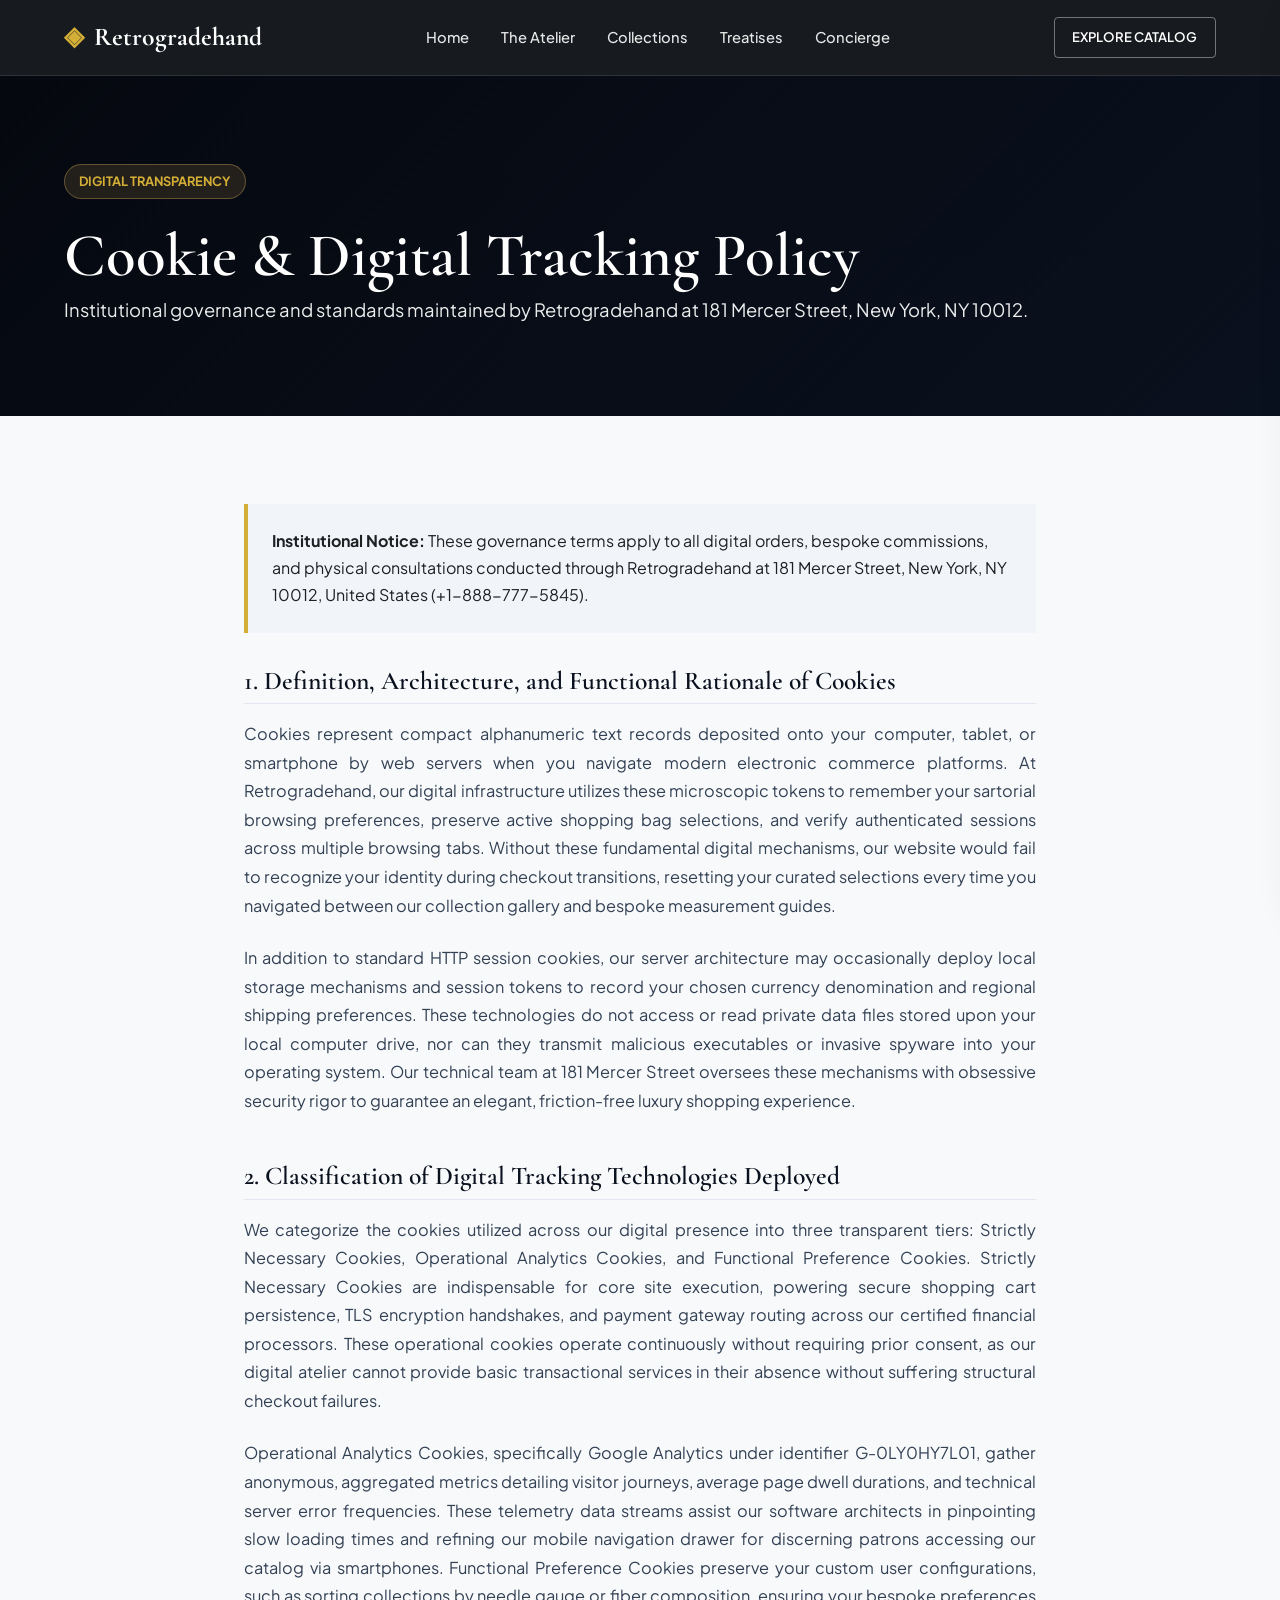
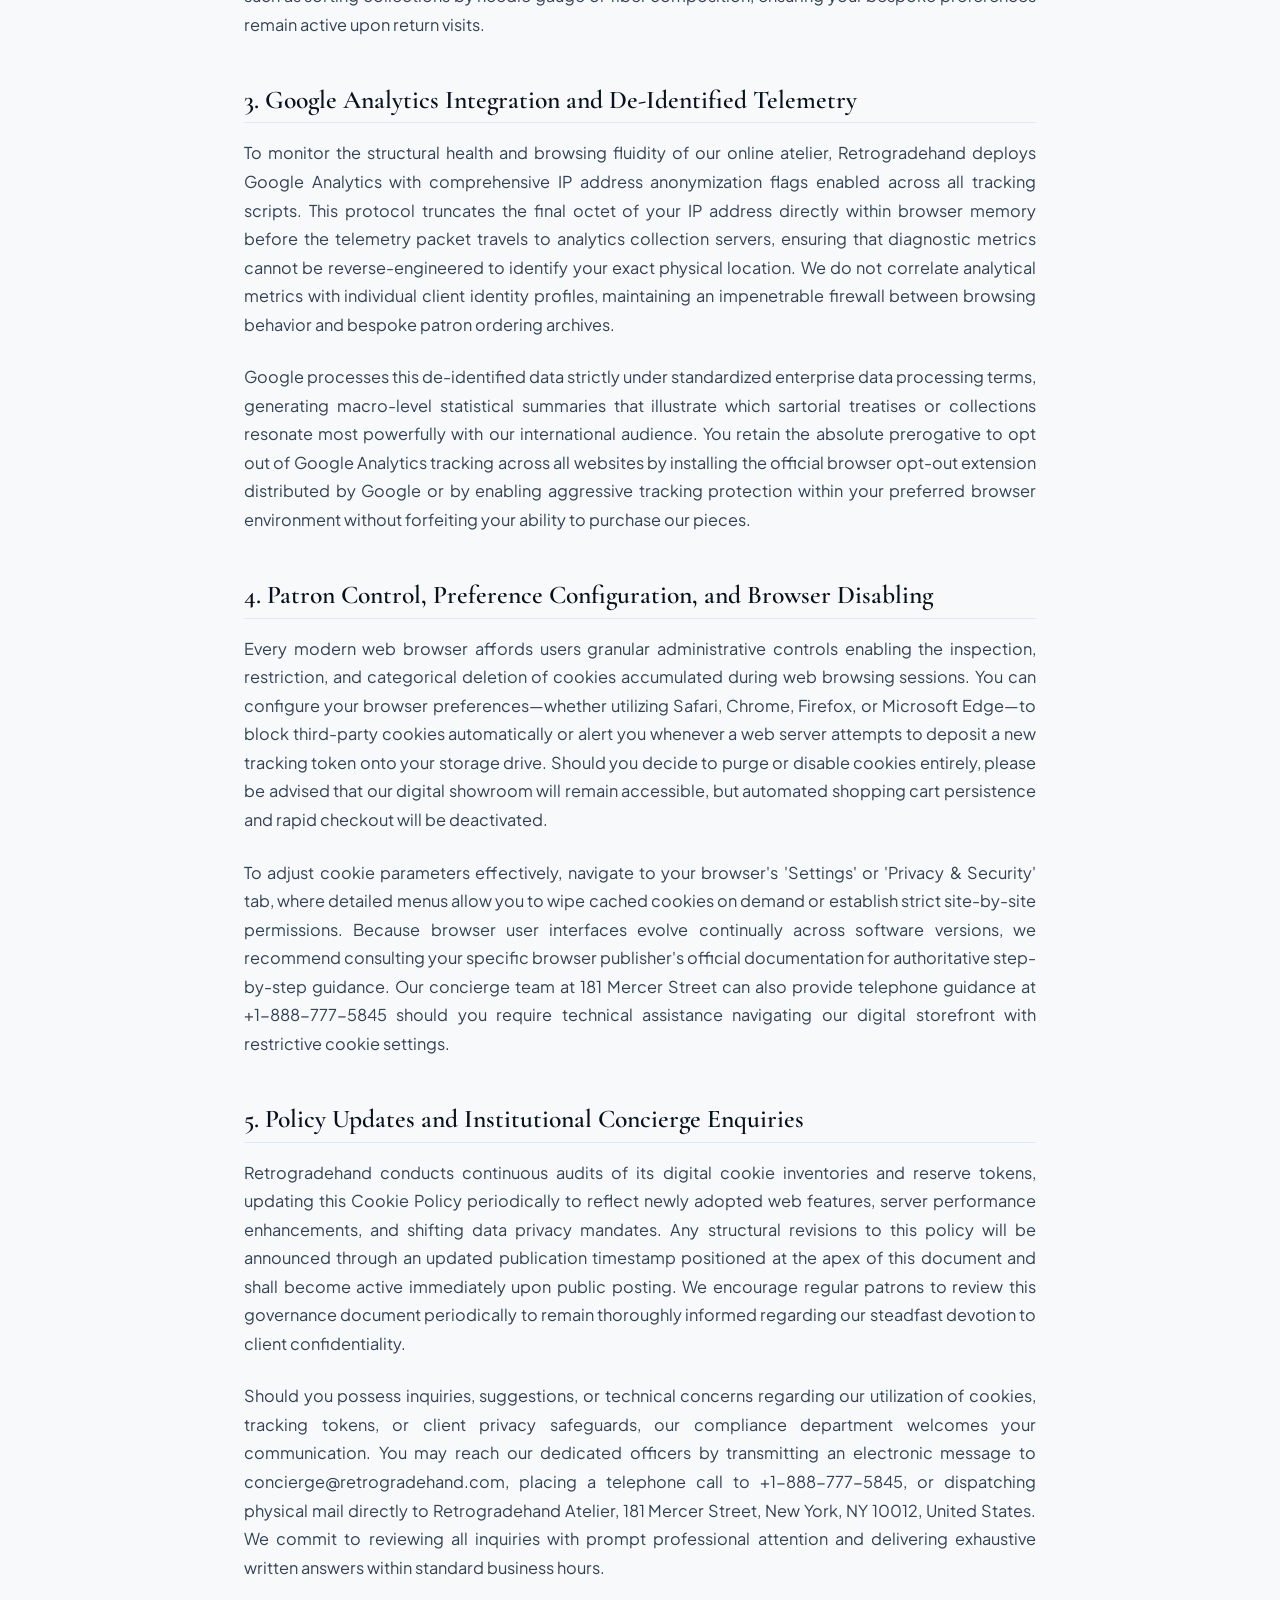
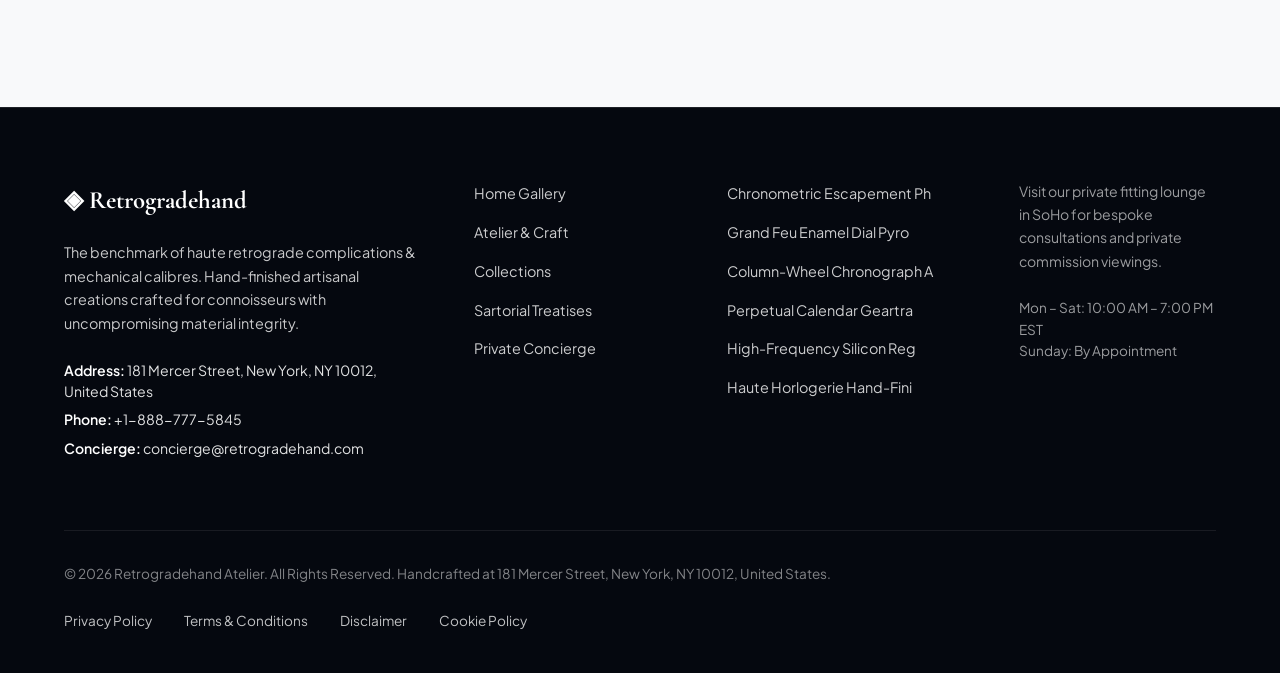
<file: cookie-policy.html>
<!DOCTYPE html>
<html lang="en">
<head>
  <meta charset="UTF-8">
  <meta name="viewport" content="width=device-width, initial-scale=1.0">
  <title>Cookie & Digital Tracking Policy — Retrogradehand</title>
  <meta name="description" content="Official Cookie & Digital Tracking Policy for Retrogradehand at 181 Mercer Street, New York.">
  <link rel="canonical" href="https://retrogradehand.com/cookie-policy.html">
  <link rel="preconnect" href="https://fonts.googleapis.com">
  <link rel="preconnect" href="https://fonts.gstatic.com" crossorigin>
  <link href="https://fonts.googleapis.com/css2?family=Cormorant+Garamond:ital,wght@0,400;0,600;0,700;1,400&family=Plus+Jakarta+Sans:wght@300;400;500;600;700&display=swap" rel="stylesheet">
  <link rel="stylesheet" href="/assets/css/style.css">
  <!-- Google tag (gtag.js) -->
  <script async src="https://www.googletagmanager.com/gtag/js?id=G-0LY0HY7L01"></script>
  <script>
    window.dataLayer = window.dataLayer || [];
    function gtag(){dataLayer.push(arguments);}
    gtag('js', new Date());
    gtag('config', 'G-0LY0HY7L01');
  </script>

</head>
<body>
  <!-- Mandatory Global Site Header (Exactly 1 per page) -->
  <header class="site-header">
    <div class="header-container">
      <a href="/" class="brand-logo" aria-label="Retrogradehand Home">
        <span class="logo-mark">◈</span>
        <span class="logo-text">Retrogradehand</span>
      </a>
      <nav class="desktop-nav" aria-label="Primary Navigation">
        <a href="/" class="nav-link">Home</a>
        <a href="/about.html" class="nav-link">The Atelier</a>
        <a href="/collection.html" class="nav-link">Collections</a>
        <a href="/blog.html" class="nav-link">Treatises</a>
        <a href="/contact.html" class="nav-link">Concierge</a>
      </nav>
      <div class="header-actions">
        <a href="/collection.html" class="btn btn-sm btn-outline">Explore Catalog</a>
        <button id="drawer-toggle" class="mobile-toggle" aria-label="Open Navigation Menu">
          <span class="hamburger-bar"></span>
          <span class="hamburger-bar"></span>
          <span class="hamburger-bar"></span>
        </button>
      </div>
    </div>
  </header>

  <!-- Mandatory Mobile Navigation Drawer (Exactly 1 per page) -->
  <div class="mobile-drawer" id="mobile-drawer" aria-hidden="true">
    <div class="drawer-header">
      <div class="drawer-brand">Retrogradehand</div>
      <button id="drawer-close" class="drawer-close-btn" aria-label="Close Navigation Menu">&times;</button>
    </div>
    <nav class="drawer-nav" aria-label="Mobile Navigation">
      <a href="/" class="drawer-link">Home</a>
      <a href="/about.html" class="drawer-link">The Atelier &amp; Craft</a>
      <a href="/collection.html" class="drawer-link">Curated Retrograde Calibre &amp; Sectoral Dial Vitrine</a>
      <a href="/blog.html" class="drawer-link">Sartorial Treatises</a>
      <a href="/contact.html" class="drawer-link">Private Concierge</a>
    </nav>
    <div class="drawer-footer">
      <p class="drawer-contact-title">Manhattan Atelier &amp; Suite</p>
      <p class="drawer-contact-info">181 Mercer Street, New York, NY 10012, United States</p>
      <p class="drawer-contact-info">Tel: +1-888-777-5845</p>
      <p class="drawer-contact-info">Email: concierge@retrogradehand.com</p>
    </div>
  </div>
  <div id="drawer-overlay" class="drawer-overlay"></div>
  <section class="page-hero">
    <div class="container">
      <span class="hero-badge">Digital Transparency</span>
      <h1>Cookie & Digital Tracking Policy</h1>
      <p class="lead">Institutional governance and standards maintained by Retrogradehand at 181 Mercer Street, New York, NY 10012.</p>
    </div>
  </section>
  <main class="policy-page-wrapper">
    <div class="policy-container">
      <div class="policy-box">
        <strong>Institutional Notice:</strong> These governance terms apply to all digital orders, bespoke commissions, and physical consultations conducted through Retrogradehand at 181 Mercer Street, New York, NY 10012, United States (+1-888-777-5845).
      </div>      <article class="policy-block">
        <h2>1. Definition, Architecture, and Functional Rationale of Cookies</h2>        <p class="policy-p">Cookies represent compact alphanumeric text records deposited onto your computer, tablet, or smartphone by web servers when you navigate modern electronic commerce platforms. At Retrogradehand, our digital infrastructure utilizes these microscopic tokens to remember your sartorial browsing preferences, preserve active shopping bag selections, and verify authenticated sessions across multiple browsing tabs. Without these fundamental digital mechanisms, our website would fail to recognize your identity during checkout transitions, resetting your curated selections every time you navigated between our collection gallery and bespoke measurement guides.</p>        <p class="policy-p">In addition to standard HTTP session cookies, our server architecture may occasionally deploy local storage mechanisms and session tokens to record your chosen currency denomination and regional shipping preferences. These technologies do not access or read private data files stored upon your local computer drive, nor can they transmit malicious executables or invasive spyware into your operating system. Our technical team at 181 Mercer Street oversees these mechanisms with obsessive security rigor to guarantee an elegant, friction-free luxury shopping experience.</p>      </article>      <article class="policy-block">
        <h2>2. Classification of Digital Tracking Technologies Deployed</h2>        <p class="policy-p">We categorize the cookies utilized across our digital presence into three transparent tiers: Strictly Necessary Cookies, Operational Analytics Cookies, and Functional Preference Cookies. Strictly Necessary Cookies are indispensable for core site execution, powering secure shopping cart persistence, TLS encryption handshakes, and payment gateway routing across our certified financial processors. These operational cookies operate continuously without requiring prior consent, as our digital atelier cannot provide basic transactional services in their absence without suffering structural checkout failures.</p>        <p class="policy-p">Operational Analytics Cookies, specifically Google Analytics under identifier G-0LY0HY7L01, gather anonymous, aggregated metrics detailing visitor journeys, average page dwell durations, and technical server error frequencies. These telemetry data streams assist our software architects in pinpointing slow loading times and refining our mobile navigation drawer for discerning patrons accessing our catalog via smartphones. Functional Preference Cookies preserve your custom user configurations, such as sorting collections by needle gauge or fiber composition, ensuring your bespoke preferences remain active upon return visits.</p>      </article>      <article class="policy-block">
        <h2>3. Google Analytics Integration and De-Identified Telemetry</h2>        <p class="policy-p">To monitor the structural health and browsing fluidity of our online atelier, Retrogradehand deploys Google Analytics with comprehensive IP address anonymization flags enabled across all tracking scripts. This protocol truncates the final octet of your IP address directly within browser memory before the telemetry packet travels to analytics collection servers, ensuring that diagnostic metrics cannot be reverse-engineered to identify your exact physical location. We do not correlate analytical metrics with individual client identity profiles, maintaining an impenetrable firewall between browsing behavior and bespoke patron ordering archives.</p>        <p class="policy-p">Google processes this de-identified data strictly under standardized enterprise data processing terms, generating macro-level statistical summaries that illustrate which sartorial treatises or collections resonate most powerfully with our international audience. You retain the absolute prerogative to opt out of Google Analytics tracking across all websites by installing the official browser opt-out extension distributed by Google or by enabling aggressive tracking protection within your preferred browser environment without forfeiting your ability to purchase our pieces.</p>      </article>      <article class="policy-block">
        <h2>4. Patron Control, Preference Configuration, and Browser Disabling</h2>        <p class="policy-p">Every modern web browser affords users granular administrative controls enabling the inspection, restriction, and categorical deletion of cookies accumulated during web browsing sessions. You can configure your browser preferences—whether utilizing Safari, Chrome, Firefox, or Microsoft Edge—to block third-party cookies automatically or alert you whenever a web server attempts to deposit a new tracking token onto your storage drive. Should you decide to purge or disable cookies entirely, please be advised that our digital showroom will remain accessible, but automated shopping cart persistence and rapid checkout will be deactivated.</p>        <p class="policy-p">To adjust cookie parameters effectively, navigate to your browser's 'Settings' or 'Privacy & Security' tab, where detailed menus allow you to wipe cached cookies on demand or establish strict site-by-site permissions. Because browser user interfaces evolve continually across software versions, we recommend consulting your specific browser publisher's official documentation for authoritative step-by-step guidance. Our concierge team at 181 Mercer Street can also provide telephone guidance at +1-888-777-5845 should you require technical assistance navigating our digital storefront with restrictive cookie settings.</p>      </article>      <article class="policy-block">
        <h2>5. Policy Updates and Institutional Concierge Enquiries</h2>        <p class="policy-p">Retrogradehand conducts continuous audits of its digital cookie inventories and reserve tokens, updating this Cookie Policy periodically to reflect newly adopted web features, server performance enhancements, and shifting data privacy mandates. Any structural revisions to this policy will be announced through an updated publication timestamp positioned at the apex of this document and shall become active immediately upon public posting. We encourage regular patrons to review this governance document periodically to remain thoroughly informed regarding our steadfast devotion to client confidentiality.</p>        <p class="policy-p">Should you possess inquiries, suggestions, or technical concerns regarding our utilization of cookies, tracking tokens, or client privacy safeguards, our compliance department welcomes your communication. You may reach our dedicated officers by transmitting an electronic message to concierge@retrogradehand.com, placing a telephone call to +1-888-777-5845, or dispatching physical mail directly to Retrogradehand Atelier, 181 Mercer Street, New York, NY 10012, United States. We commit to reviewing all inquiries with prompt professional attention and delivering exhaustive written answers within standard business hours.</p>      </article>    </div>
  </main>
  <!-- Mandatory Global Site Footer (Minimalist 4-Column Horizontal Spread Layout) -->
  <footer class="site-footer">
    <div class="container">
      <div class="footer-grid">
        <div class="footer-col">
          <div class="footer-brand">◈ Retrogradehand</div>
          <p class="footer-desc">
            The benchmark of haute retrograde complications &amp; mechanical calibres. Hand-finished artisanal creations crafted for connoisseurs with uncompromising material integrity.
          </p>
          <div class="footer-contact-item"><strong>Address:</strong> 181 Mercer Street, New York, NY 10012, United States</div>
          <div class="footer-contact-item"><strong>Phone:</strong> +1-888-777-5845</div>
          <div class="footer-contact-item"><strong>Concierge:</strong> concierge@retrogradehand.com</div>
        </div>
        <div class="footer-col">
          <ul class="footer-links">
            <li><a href="/">Home Gallery</a></li>
            <li><a href="/about.html">Atelier &amp; Craft</a></li>
            <li><a href="/collection.html">Collections</a></li>
            <li><a href="/blog.html">Sartorial Treatises</a></li>
            <li><a href="/contact.html">Private Concierge</a></li>
          </ul>
        </div>
        <div class="footer-col">
          <ul class="footer-links">
            <li><a href="/blog/chronometric-escapement-physics-and-isochronism.html">Chronometric Escapement Ph</a></li>
            <li><a href="/blog/grand-feu-enamel-dial-pyrometry-and-metallurgy.html">Grand Feu Enamel Dial Pyro</a></li>
            <li><a href="/blog/column-wheel-chronograph-calibre-architecture.html">Column-Wheel Chronograph A</a></li>
            <li><a href="/blog/perpetual-calendar-geartrains-and-astronomical-cams.html">Perpetual Calendar Geartra</a></li>
            <li><a href="/blog/high-frequency-silicon-regulating-organs.html">High-Frequency Silicon Reg</a></li>
            <li><a href="/blog/haute-horlogerie-hand-finishing-and-anglage.html">Haute Horlogerie Hand-Fini</a></li>
          </ul>
        </div>
        <div class="footer-col">
          <p class="footer-salon-desc">
            Visit our private fitting lounge in SoHo for bespoke consultations and private commission viewings.
          </p>
          <p class="footer-hours">
            Mon &ndash; Sat: 10:00 AM &ndash; 7:00 PM<br>EST<br>Sunday: By Appointment
          </p>
        </div>
      </div>
      <div class="footer-bottom">
        <p>&copy; 2026 Retrogradehand Atelier. All Rights Reserved. Handcrafted at 181 Mercer Street, New York, NY 10012, United States.</p>
        <div class="footer-legal-links">
          <a href="/privacy-policy.html">Privacy Policy</a>
          <a href="/terms-and-conditions.html">Terms &amp; Conditions</a>
          <a href="/disclaimer.html">Disclaimer</a>
          <a href="/cookie-policy.html">Cookie Policy</a>
        </div>
      </div>
    </div>
  </footer>
  <script src="/assets/js/main.js"></script>
</body>
</html>
</file>
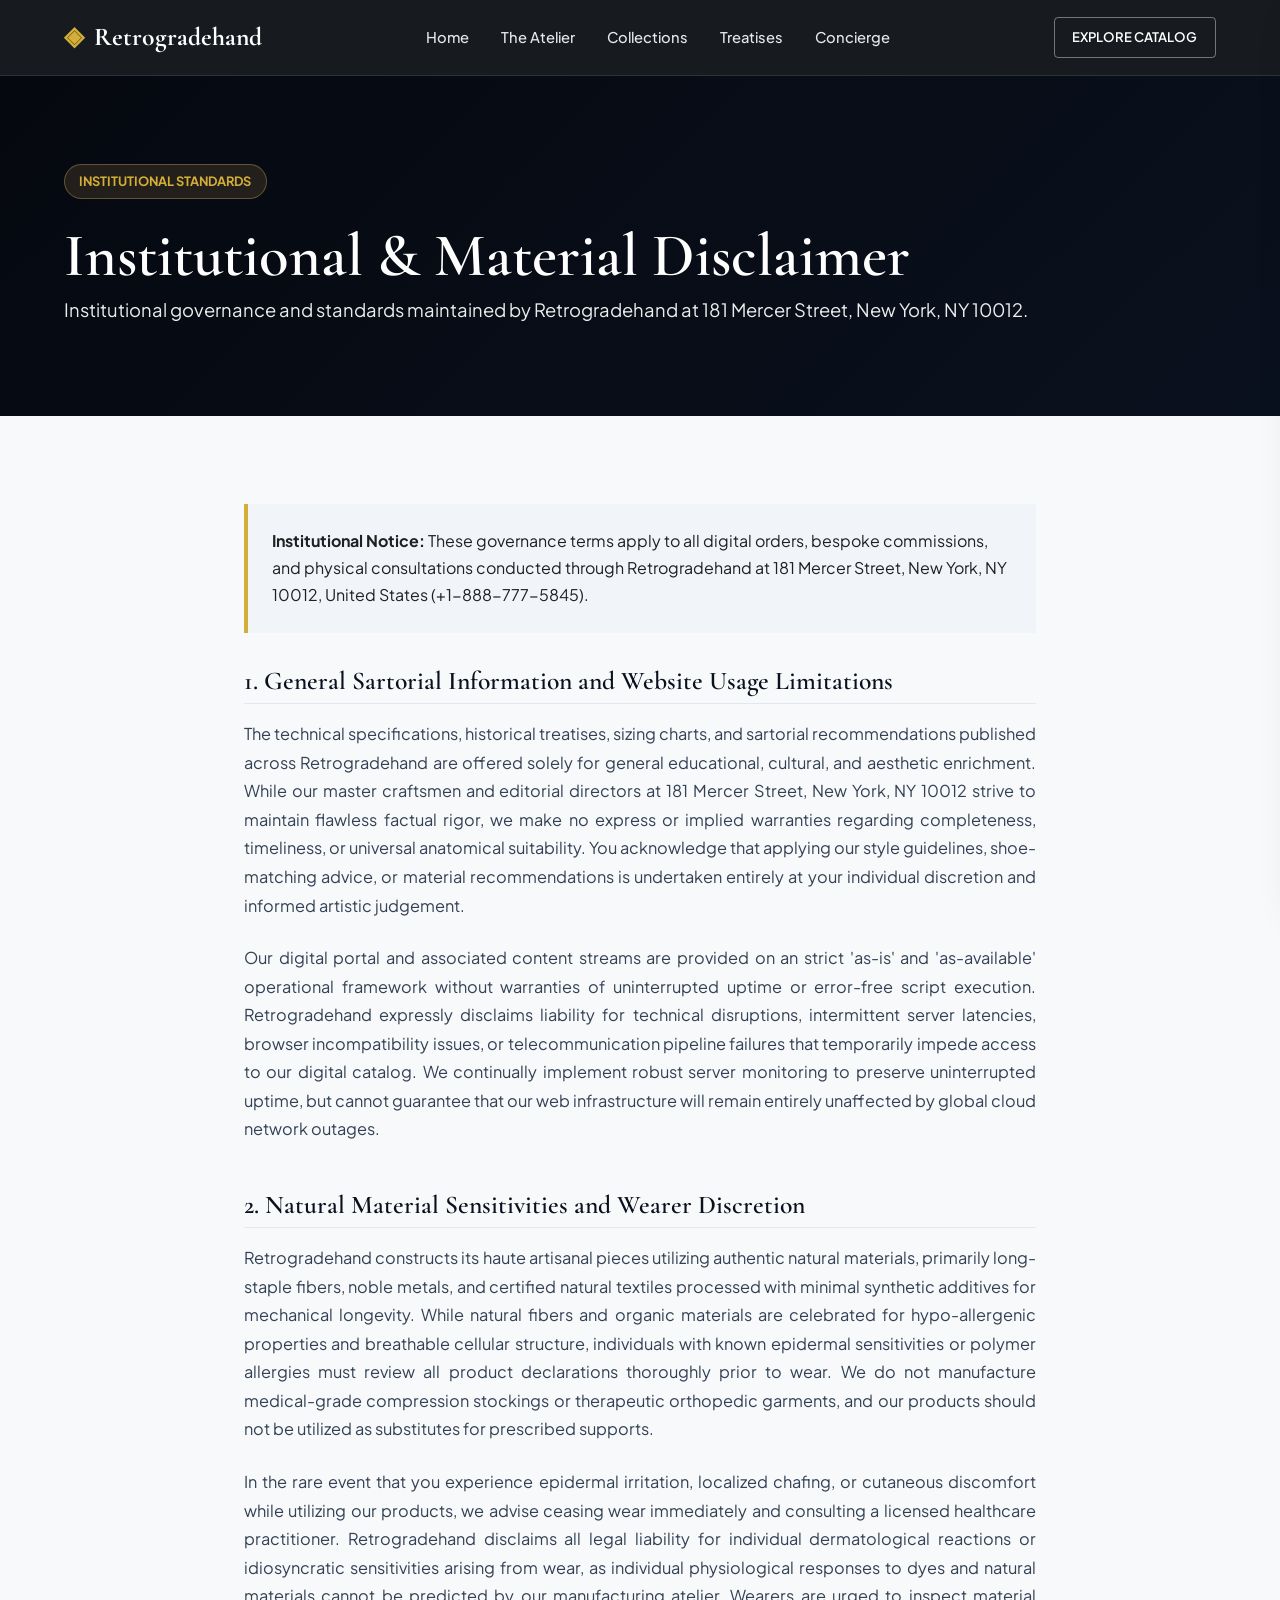
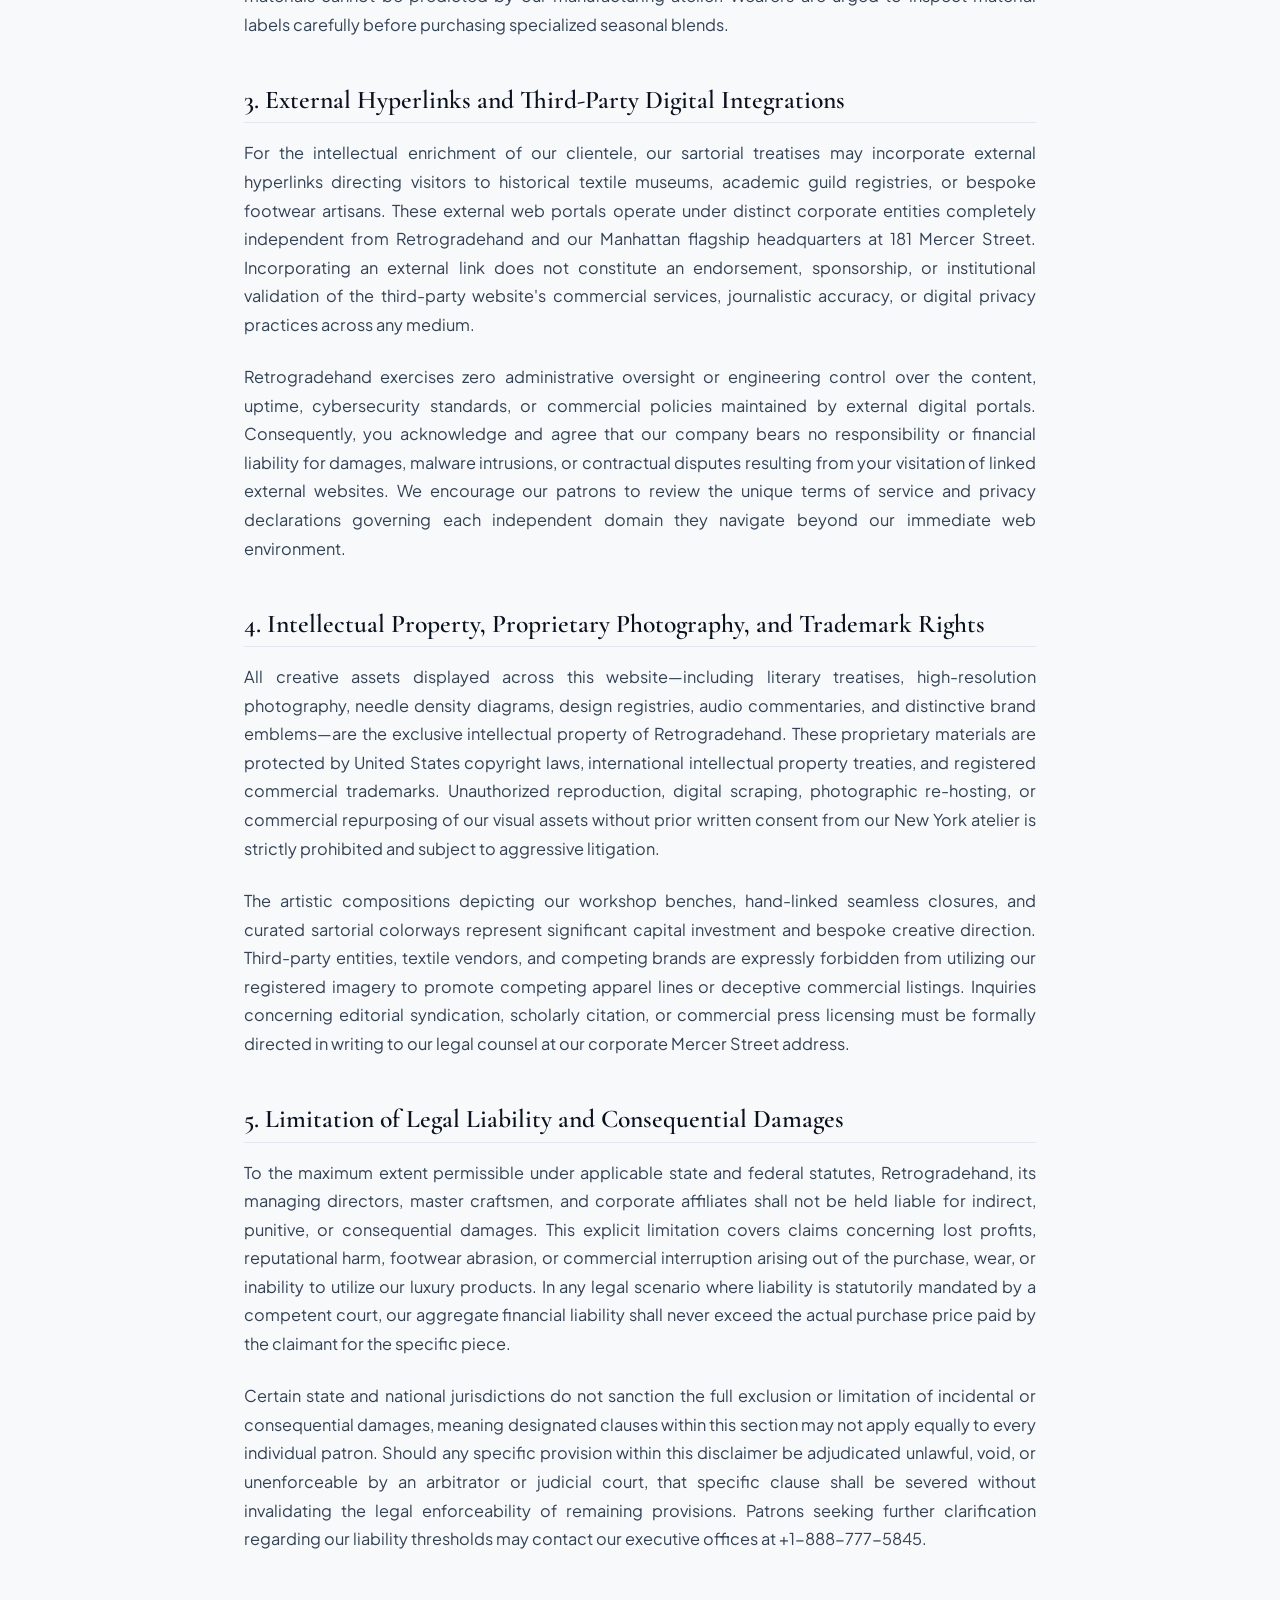
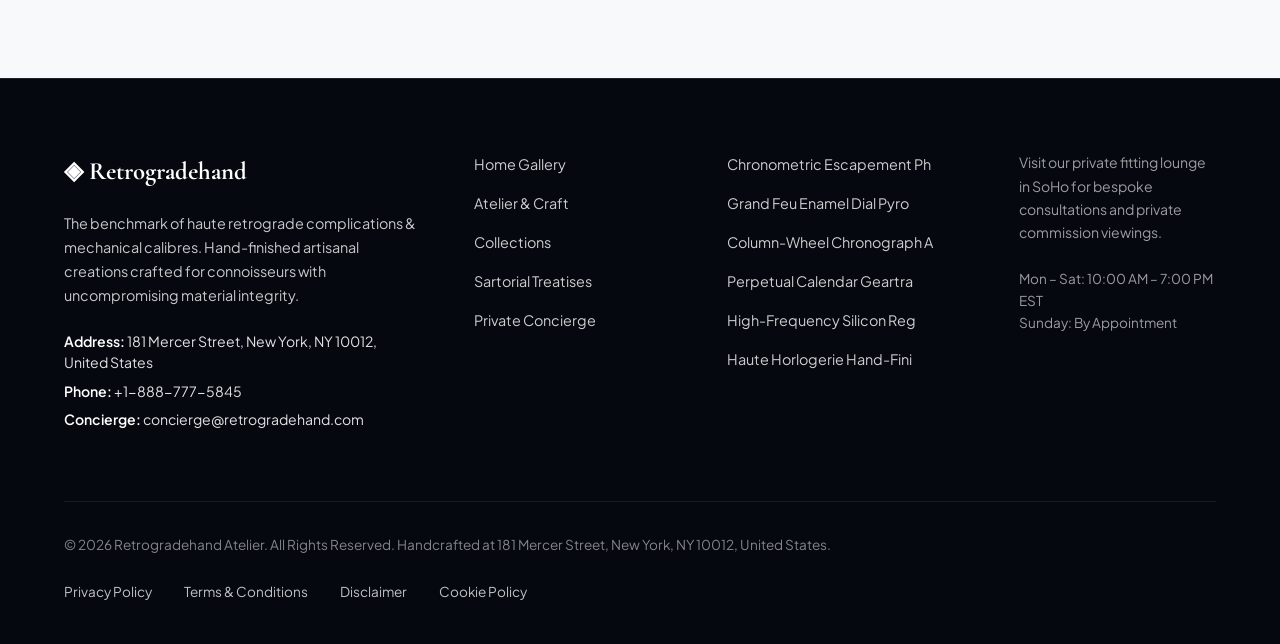
<file: disclaimer.html>
<!DOCTYPE html>
<html lang="en">
<head>
  <meta charset="UTF-8">
  <meta name="viewport" content="width=device-width, initial-scale=1.0">
  <title>Institutional & Material Disclaimer — Retrogradehand</title>
  <meta name="description" content="Official Institutional & Material Disclaimer for Retrogradehand at 181 Mercer Street, New York.">
  <link rel="canonical" href="https://retrogradehand.com/disclaimer.html">
  <link rel="preconnect" href="https://fonts.googleapis.com">
  <link rel="preconnect" href="https://fonts.gstatic.com" crossorigin>
  <link href="https://fonts.googleapis.com/css2?family=Cormorant+Garamond:ital,wght@0,400;0,600;0,700;1,400&family=Plus+Jakarta+Sans:wght@300;400;500;600;700&display=swap" rel="stylesheet">
  <link rel="stylesheet" href="/assets/css/style.css">
  <!-- Google tag (gtag.js) -->
  <script async src="https://www.googletagmanager.com/gtag/js?id=G-0LY0HY7L01"></script>
  <script>
    window.dataLayer = window.dataLayer || [];
    function gtag(){dataLayer.push(arguments);}
    gtag('js', new Date());
    gtag('config', 'G-0LY0HY7L01');
  </script>

</head>
<body>
  <!-- Mandatory Global Site Header (Exactly 1 per page) -->
  <header class="site-header">
    <div class="header-container">
      <a href="/" class="brand-logo" aria-label="Retrogradehand Home">
        <span class="logo-mark">◈</span>
        <span class="logo-text">Retrogradehand</span>
      </a>
      <nav class="desktop-nav" aria-label="Primary Navigation">
        <a href="/" class="nav-link">Home</a>
        <a href="/about.html" class="nav-link">The Atelier</a>
        <a href="/collection.html" class="nav-link">Collections</a>
        <a href="/blog.html" class="nav-link">Treatises</a>
        <a href="/contact.html" class="nav-link">Concierge</a>
      </nav>
      <div class="header-actions">
        <a href="/collection.html" class="btn btn-sm btn-outline">Explore Catalog</a>
        <button id="drawer-toggle" class="mobile-toggle" aria-label="Open Navigation Menu">
          <span class="hamburger-bar"></span>
          <span class="hamburger-bar"></span>
          <span class="hamburger-bar"></span>
        </button>
      </div>
    </div>
  </header>

  <!-- Mandatory Mobile Navigation Drawer (Exactly 1 per page) -->
  <div class="mobile-drawer" id="mobile-drawer" aria-hidden="true">
    <div class="drawer-header">
      <div class="drawer-brand">Retrogradehand</div>
      <button id="drawer-close" class="drawer-close-btn" aria-label="Close Navigation Menu">&times;</button>
    </div>
    <nav class="drawer-nav" aria-label="Mobile Navigation">
      <a href="/" class="drawer-link">Home</a>
      <a href="/about.html" class="drawer-link">The Atelier &amp; Craft</a>
      <a href="/collection.html" class="drawer-link">Curated Retrograde Calibre &amp; Sectoral Dial Vitrine</a>
      <a href="/blog.html" class="drawer-link">Sartorial Treatises</a>
      <a href="/contact.html" class="drawer-link">Private Concierge</a>
    </nav>
    <div class="drawer-footer">
      <p class="drawer-contact-title">Manhattan Atelier &amp; Suite</p>
      <p class="drawer-contact-info">181 Mercer Street, New York, NY 10012, United States</p>
      <p class="drawer-contact-info">Tel: +1-888-777-5845</p>
      <p class="drawer-contact-info">Email: concierge@retrogradehand.com</p>
    </div>
  </div>
  <div id="drawer-overlay" class="drawer-overlay"></div>
  <section class="page-hero">
    <div class="container">
      <span class="hero-badge">Institutional Standards</span>
      <h1>Institutional & Material Disclaimer</h1>
      <p class="lead">Institutional governance and standards maintained by Retrogradehand at 181 Mercer Street, New York, NY 10012.</p>
    </div>
  </section>
  <main class="policy-page-wrapper">
    <div class="policy-container">
      <div class="policy-box">
        <strong>Institutional Notice:</strong> These governance terms apply to all digital orders, bespoke commissions, and physical consultations conducted through Retrogradehand at 181 Mercer Street, New York, NY 10012, United States (+1-888-777-5845).
      </div>      <article class="policy-block">
        <h2>1. General Sartorial Information and Website Usage Limitations</h2>        <p class="policy-p">The technical specifications, historical treatises, sizing charts, and sartorial recommendations published across Retrogradehand are offered solely for general educational, cultural, and aesthetic enrichment. While our master craftsmen and editorial directors at 181 Mercer Street, New York, NY 10012 strive to maintain flawless factual rigor, we make no express or implied warranties regarding completeness, timeliness, or universal anatomical suitability. You acknowledge that applying our style guidelines, shoe-matching advice, or material recommendations is undertaken entirely at your individual discretion and informed artistic judgement.</p>        <p class="policy-p">Our digital portal and associated content streams are provided on an strict 'as-is' and 'as-available' operational framework without warranties of uninterrupted uptime or error-free script execution. Retrogradehand expressly disclaims liability for technical disruptions, intermittent server latencies, browser incompatibility issues, or telecommunication pipeline failures that temporarily impede access to our digital catalog. We continually implement robust server monitoring to preserve uninterrupted uptime, but cannot guarantee that our web infrastructure will remain entirely unaffected by global cloud network outages.</p>      </article>      <article class="policy-block">
        <h2>2. Natural Material Sensitivities and Wearer Discretion</h2>        <p class="policy-p">Retrogradehand constructs its haute artisanal pieces utilizing authentic natural materials, primarily long-staple fibers, noble metals, and certified natural textiles processed with minimal synthetic additives for mechanical longevity. While natural fibers and organic materials are celebrated for hypo-allergenic properties and breathable cellular structure, individuals with known epidermal sensitivities or polymer allergies must review all product declarations thoroughly prior to wear. We do not manufacture medical-grade compression stockings or therapeutic orthopedic garments, and our products should not be utilized as substitutes for prescribed supports.</p>        <p class="policy-p">In the rare event that you experience epidermal irritation, localized chafing, or cutaneous discomfort while utilizing our products, we advise ceasing wear immediately and consulting a licensed healthcare practitioner. Retrogradehand disclaims all legal liability for individual dermatological reactions or idiosyncratic sensitivities arising from wear, as individual physiological responses to dyes and natural materials cannot be predicted by our manufacturing atelier. Wearers are urged to inspect material labels carefully before purchasing specialized seasonal blends.</p>      </article>      <article class="policy-block">
        <h2>3. External Hyperlinks and Third-Party Digital Integrations</h2>        <p class="policy-p">For the intellectual enrichment of our clientele, our sartorial treatises may incorporate external hyperlinks directing visitors to historical textile museums, academic guild registries, or bespoke footwear artisans. These external web portals operate under distinct corporate entities completely independent from Retrogradehand and our Manhattan flagship headquarters at 181 Mercer Street. Incorporating an external link does not constitute an endorsement, sponsorship, or institutional validation of the third-party website's commercial services, journalistic accuracy, or digital privacy practices across any medium.</p>        <p class="policy-p">Retrogradehand exercises zero administrative oversight or engineering control over the content, uptime, cybersecurity standards, or commercial policies maintained by external digital portals. Consequently, you acknowledge and agree that our company bears no responsibility or financial liability for damages, malware intrusions, or contractual disputes resulting from your visitation of linked external websites. We encourage our patrons to review the unique terms of service and privacy declarations governing each independent domain they navigate beyond our immediate web environment.</p>      </article>      <article class="policy-block">
        <h2>4. Intellectual Property, Proprietary Photography, and Trademark Rights</h2>        <p class="policy-p">All creative assets displayed across this website—including literary treatises, high-resolution photography, needle density diagrams, design registries, audio commentaries, and distinctive brand emblems—are the exclusive intellectual property of Retrogradehand. These proprietary materials are protected by United States copyright laws, international intellectual property treaties, and registered commercial trademarks. Unauthorized reproduction, digital scraping, photographic re-hosting, or commercial repurposing of our visual assets without prior written consent from our New York atelier is strictly prohibited and subject to aggressive litigation.</p>        <p class="policy-p">The artistic compositions depicting our workshop benches, hand-linked seamless closures, and curated sartorial colorways represent significant capital investment and bespoke creative direction. Third-party entities, textile vendors, and competing brands are expressly forbidden from utilizing our registered imagery to promote competing apparel lines or deceptive commercial listings. Inquiries concerning editorial syndication, scholarly citation, or commercial press licensing must be formally directed in writing to our legal counsel at our corporate Mercer Street address.</p>      </article>      <article class="policy-block">
        <h2>5. Limitation of Legal Liability and Consequential Damages</h2>        <p class="policy-p">To the maximum extent permissible under applicable state and federal statutes, Retrogradehand, its managing directors, master craftsmen, and corporate affiliates shall not be held liable for indirect, punitive, or consequential damages. This explicit limitation covers claims concerning lost profits, reputational harm, footwear abrasion, or commercial interruption arising out of the purchase, wear, or inability to utilize our luxury products. In any legal scenario where liability is statutorily mandated by a competent court, our aggregate financial liability shall never exceed the actual purchase price paid by the claimant for the specific piece.</p>        <p class="policy-p">Certain state and national jurisdictions do not sanction the full exclusion or limitation of incidental or consequential damages, meaning designated clauses within this section may not apply equally to every individual patron. Should any specific provision within this disclaimer be adjudicated unlawful, void, or unenforceable by an arbitrator or judicial court, that specific clause shall be severed without invalidating the legal enforceability of remaining provisions. Patrons seeking further clarification regarding our liability thresholds may contact our executive offices at +1-888-777-5845.</p>      </article>    </div>
  </main>
  <!-- Mandatory Global Site Footer (Minimalist 4-Column Horizontal Spread Layout) -->
  <footer class="site-footer">
    <div class="container">
      <div class="footer-grid">
        <div class="footer-col">
          <div class="footer-brand">◈ Retrogradehand</div>
          <p class="footer-desc">
            The benchmark of haute retrograde complications &amp; mechanical calibres. Hand-finished artisanal creations crafted for connoisseurs with uncompromising material integrity.
          </p>
          <div class="footer-contact-item"><strong>Address:</strong> 181 Mercer Street, New York, NY 10012, United States</div>
          <div class="footer-contact-item"><strong>Phone:</strong> +1-888-777-5845</div>
          <div class="footer-contact-item"><strong>Concierge:</strong> concierge@retrogradehand.com</div>
        </div>
        <div class="footer-col">
          <ul class="footer-links">
            <li><a href="/">Home Gallery</a></li>
            <li><a href="/about.html">Atelier &amp; Craft</a></li>
            <li><a href="/collection.html">Collections</a></li>
            <li><a href="/blog.html">Sartorial Treatises</a></li>
            <li><a href="/contact.html">Private Concierge</a></li>
          </ul>
        </div>
        <div class="footer-col">
          <ul class="footer-links">
            <li><a href="/blog/chronometric-escapement-physics-and-isochronism.html">Chronometric Escapement Ph</a></li>
            <li><a href="/blog/grand-feu-enamel-dial-pyrometry-and-metallurgy.html">Grand Feu Enamel Dial Pyro</a></li>
            <li><a href="/blog/column-wheel-chronograph-calibre-architecture.html">Column-Wheel Chronograph A</a></li>
            <li><a href="/blog/perpetual-calendar-geartrains-and-astronomical-cams.html">Perpetual Calendar Geartra</a></li>
            <li><a href="/blog/high-frequency-silicon-regulating-organs.html">High-Frequency Silicon Reg</a></li>
            <li><a href="/blog/haute-horlogerie-hand-finishing-and-anglage.html">Haute Horlogerie Hand-Fini</a></li>
          </ul>
        </div>
        <div class="footer-col">
          <p class="footer-salon-desc">
            Visit our private fitting lounge in SoHo for bespoke consultations and private commission viewings.
          </p>
          <p class="footer-hours">
            Mon &ndash; Sat: 10:00 AM &ndash; 7:00 PM<br>EST<br>Sunday: By Appointment
          </p>
        </div>
      </div>
      <div class="footer-bottom">
        <p>&copy; 2026 Retrogradehand Atelier. All Rights Reserved. Handcrafted at 181 Mercer Street, New York, NY 10012, United States.</p>
        <div class="footer-legal-links">
          <a href="/privacy-policy.html">Privacy Policy</a>
          <a href="/terms-and-conditions.html">Terms &amp; Conditions</a>
          <a href="/disclaimer.html">Disclaimer</a>
          <a href="/cookie-policy.html">Cookie Policy</a>
        </div>
      </div>
    </div>
  </footer>
  <script src="/assets/js/main.js"></script>
</body>
</html>
</file>
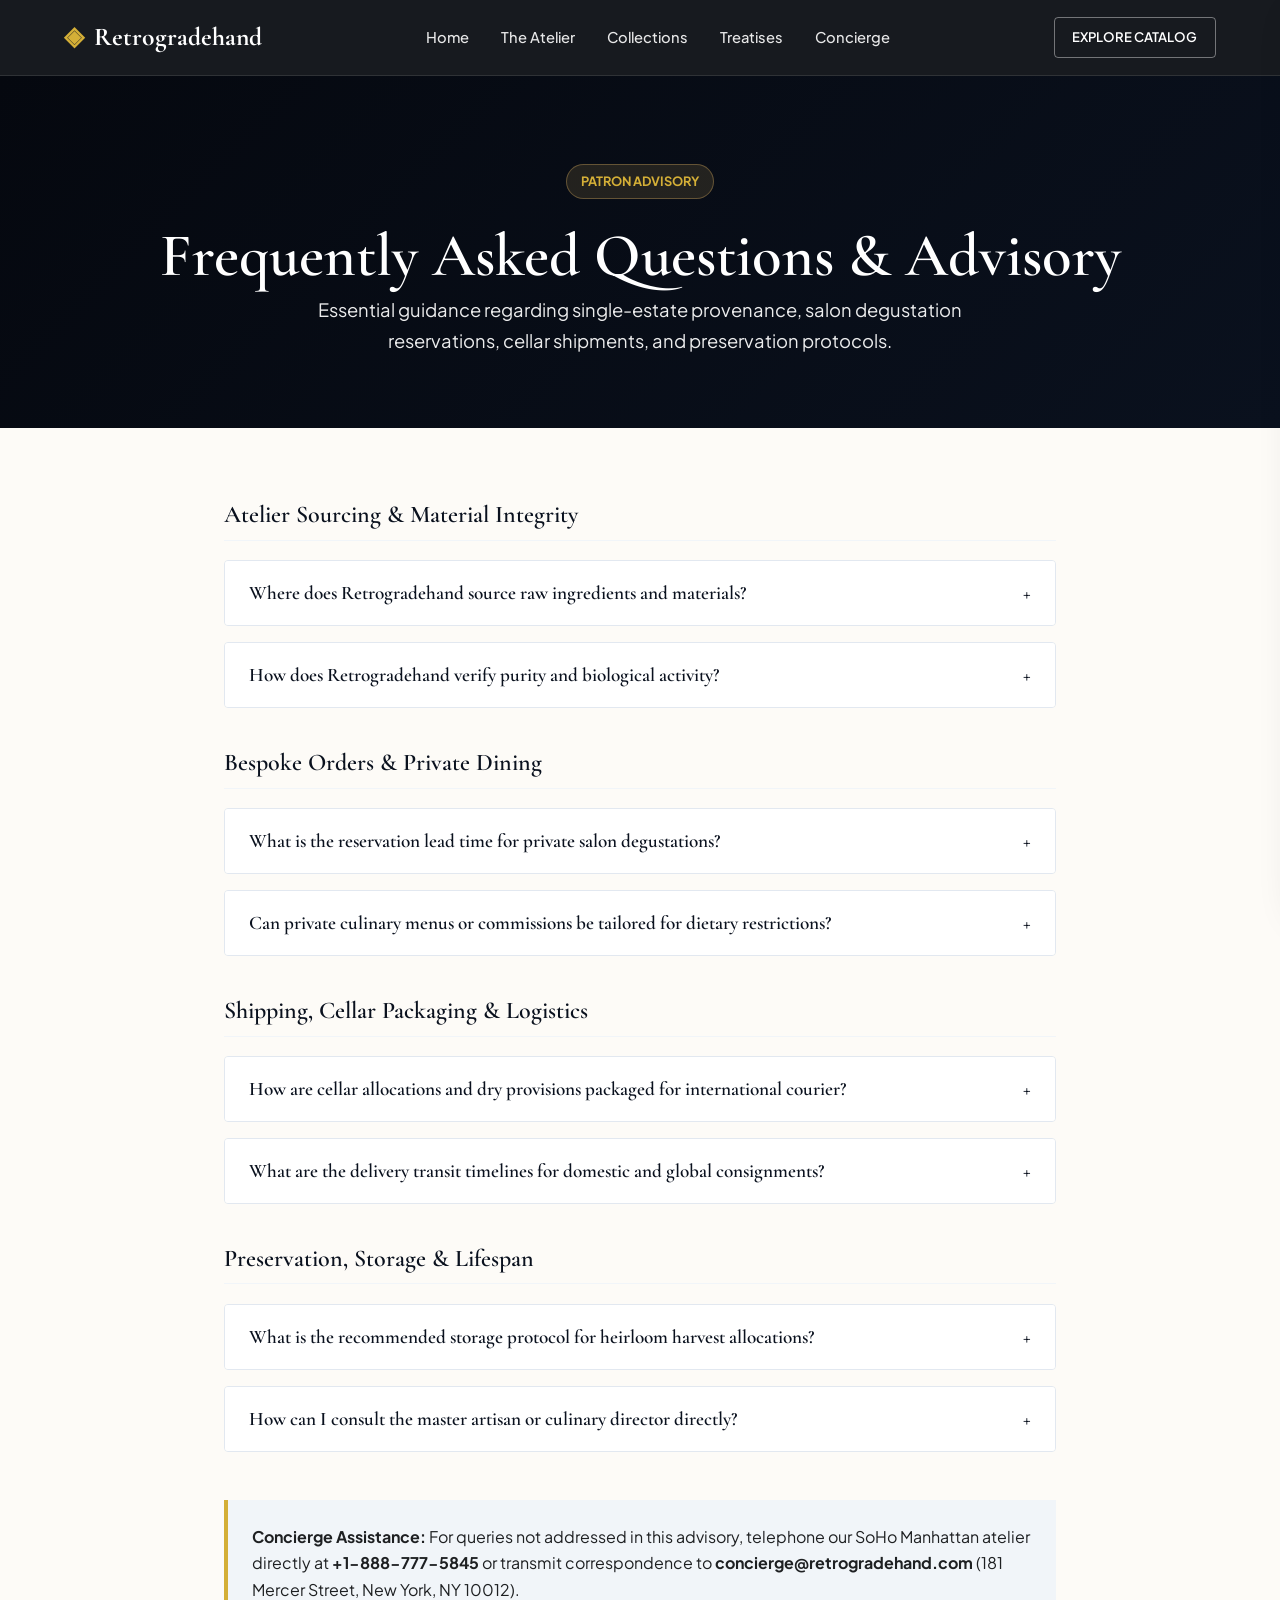
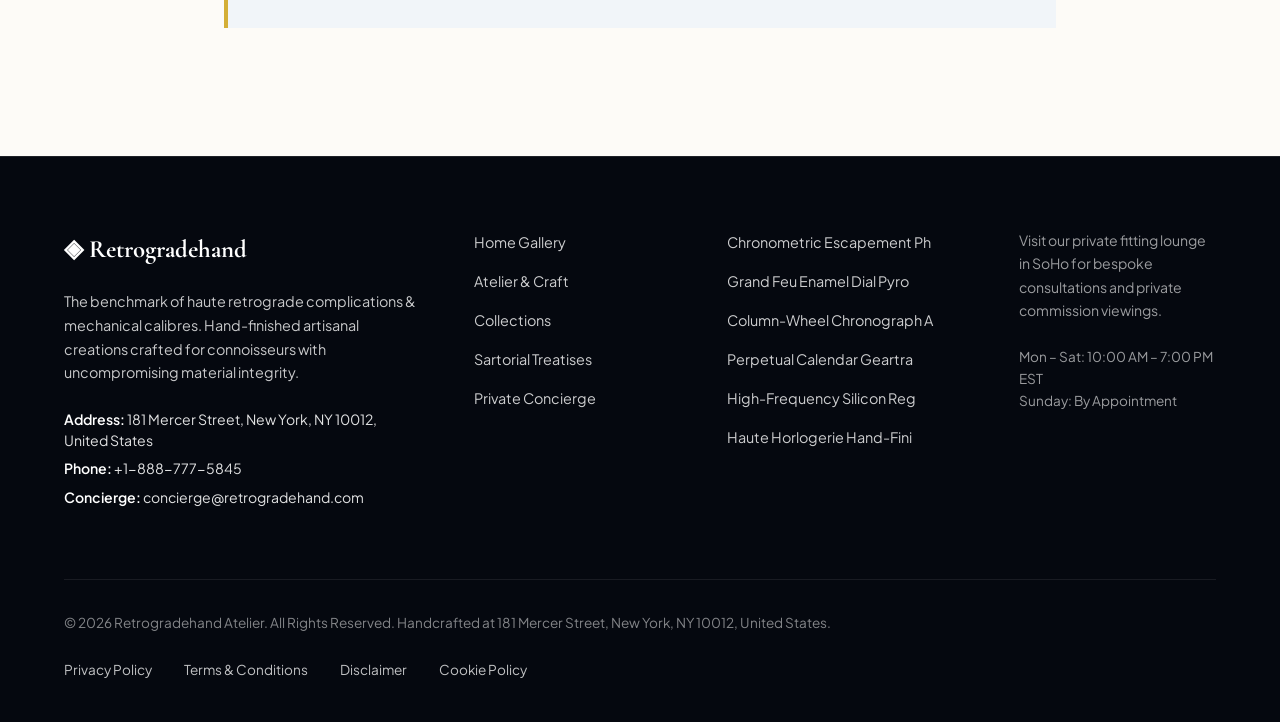
<file: faq.html>
<!DOCTYPE html>
<html lang="en">
<head>
  <meta charset="UTF-8">
  <meta name="viewport" content="width=device-width, initial-scale=1.0">
  <title>Frequently Asked Questions & Patron Advisory — Retrogradehand</title>
  <meta name="description" content="Official patron FAQ and advisory for Retrogradehand at 181 Mercer Street, New York.">
  <link rel="canonical" href="https://retrogradehand.com/faq.html">
  <link rel="preconnect" href="https://fonts.googleapis.com">
  <link rel="preconnect" href="https://fonts.gstatic.com" crossorigin>
  <link href="https://fonts.googleapis.com/css2?family=Cormorant+Garamond:ital,wght@0,400;0,600;0,700;1,400&family=Plus+Jakarta+Sans:wght@300;400;500;600;700&display=swap" rel="stylesheet">
  <link rel="stylesheet" href="/assets/css/style.css">
  <!-- Google tag (gtag.js) -->
  <script async src="https://www.googletagmanager.com/gtag/js?id=G-0LY0HY7L01"></script>
  <script>
    window.dataLayer = window.dataLayer || [];
    function gtag(){dataLayer.push(arguments);}
    gtag('js', new Date());
    gtag('config', 'G-0LY0HY7L01');
  </script>

</head>
<body>
  <!-- Mandatory Global Site Header (Exactly 1 per page) -->
  <header class="site-header">
    <div class="header-container">
      <a href="/" class="brand-logo" aria-label="Retrogradehand Home">
        <span class="logo-mark">◈</span>
        <span class="logo-text">Retrogradehand</span>
      </a>
      <nav class="desktop-nav" aria-label="Primary Navigation">
        <a href="/" class="nav-link">Home</a>
        <a href="/about.html" class="nav-link">The Atelier</a>
        <a href="/collection.html" class="nav-link">Collections</a>
        <a href="/blog.html" class="nav-link">Treatises</a>
        <a href="/contact.html" class="nav-link">Concierge</a>
      </nav>
      <div class="header-actions">
        <a href="/collection.html" class="btn btn-sm btn-outline">Explore Catalog</a>
        <button id="drawer-toggle" class="mobile-toggle" aria-label="Open Navigation Menu">
          <span class="hamburger-bar"></span>
          <span class="hamburger-bar"></span>
          <span class="hamburger-bar"></span>
        </button>
      </div>
    </div>
  </header>

  <!-- Mandatory Mobile Navigation Drawer (Exactly 1 per page) -->
  <div class="mobile-drawer" id="mobile-drawer" aria-hidden="true">
    <div class="drawer-header">
      <div class="drawer-brand">Retrogradehand</div>
      <button id="drawer-close" class="drawer-close-btn" aria-label="Close Navigation Menu">&times;</button>
    </div>
    <nav class="drawer-nav" aria-label="Mobile Navigation">
      <a href="/" class="drawer-link">Home</a>
      <a href="/about.html" class="drawer-link">The Atelier &amp; Craft</a>
      <a href="/collection.html" class="drawer-link">Curated Retrograde Calibre &amp; Sectoral Dial Vitrine</a>
      <a href="/blog.html" class="drawer-link">Sartorial Treatises</a>
      <a href="/contact.html" class="drawer-link">Private Concierge</a>
    </nav>
    <div class="drawer-footer">
      <p class="drawer-contact-title">Manhattan Atelier &amp; Suite</p>
      <p class="drawer-contact-info">181 Mercer Street, New York, NY 10012, United States</p>
      <p class="drawer-contact-info">Tel: +1-888-777-5845</p>
      <p class="drawer-contact-info">Email: concierge@retrogradehand.com</p>
    </div>
  </div>
  <div id="drawer-overlay" class="drawer-overlay"></div>
  <section class="page-hero">
    <div class="container text-center">
      <span class="hero-badge">Patron Advisory</span>
      <h1>Frequently Asked Questions &amp; Advisory</h1>
      <p class="lead" style="margin: 0 auto; max-width: 720px;">Essential guidance regarding single-estate provenance, salon degustation reservations, cellar shipments, and preservation protocols.</p>
    </div>
  </section>
  <main class="section" style="padding: 4.5rem 0 6rem; background: #FDFBF7;">
    <div class="container" style="max-width: 880px;">
      <div style="margin-bottom: 2.5rem;">
        <h2 style="font-family: var(--font-serif); font-size: 1.5rem; color: var(--color-primary); margin-bottom: 1.2rem; border-bottom: 1px solid var(--color-border-light); padding-bottom: 0.6rem;">Atelier Sourcing & Material Integrity</h2>
        <div class="faq-section" style="margin: 0;">
          <div class="faq-item">
            <button class="faq-question"><span>Where does Retrogradehand source raw ingredients and materials?</span><span class="faq-icon">+</span></button>
            <div class="faq-answer"><p style="padding-top: 0.5rem; line-height: 1.7;">All provisions and materials are sourced under direct single-estate contracts with certified landrace growers and artisanal mills, preserving certified un-hybridized heirloom genetics.</p></div>
          </div>
          <div class="faq-item">
            <button class="faq-question"><span>How does Retrogradehand verify purity and biological activity?</span><span class="faq-icon">+</span></button>
            <div class="faq-answer"><p style="padding-top: 0.5rem; line-height: 1.7;">Every harvest batch undergoes rigorous liquid chromatography and mass spectrometry testing at our 181 Mercer Street laboratory to ensure 0% contaminants and peak active compounds.</p></div>
          </div>
        </div>
      </div>
      <div style="margin-bottom: 2.5rem;">
        <h2 style="font-family: var(--font-serif); font-size: 1.5rem; color: var(--color-primary); margin-bottom: 1.2rem; border-bottom: 1px solid var(--color-border-light); padding-bottom: 0.6rem;">Bespoke Orders & Private Dining</h2>
        <div class="faq-section" style="margin: 0;">
          <div class="faq-item">
            <button class="faq-question"><span>What is the reservation lead time for private salon degustations?</span><span class="faq-icon">+</span></button>
            <div class="faq-answer"><p style="padding-top: 0.5rem; line-height: 1.7;">Due to intimate seating capacities in our SoHo Manhattan tasting room, we recommend booking private salon reservations 14 to 21 days in advance via our concierge desk (+1-888-777-5845).</p></div>
          </div>
          <div class="faq-item">
            <button class="faq-question"><span>Can private culinary menus or commissions be tailored for dietary restrictions?</span><span class="faq-icon">+</span></button>
            <div class="faq-answer"><p style="padding-top: 0.5rem; line-height: 1.7;">Yes. Our master culinary team designs individualized multi-course degustations accommodating gluten-free, vegan, diabetic, and allergen-sensitive parameters upon advance notice.</p></div>
          </div>
        </div>
      </div>
      <div style="margin-bottom: 2.5rem;">
        <h2 style="font-family: var(--font-serif); font-size: 1.5rem; color: var(--color-primary); margin-bottom: 1.2rem; border-bottom: 1px solid var(--color-border-light); padding-bottom: 0.6rem;">Shipping, Cellar Packaging & Logistics</h2>
        <div class="faq-section" style="margin: 0;">
          <div class="faq-item">
            <button class="faq-question"><span>How are cellar allocations and dry provisions packaged for international courier?</span><span class="faq-icon">+</span></button>
            <div class="faq-answer"><p style="padding-top: 0.5rem; line-height: 1.7;">All dry provisions are sealed in UV-protective, nitrogen-flushed earthenware crocks and lined thermal canisters that protect sensitive enzymes from oxidation during transit.</p></div>
          </div>
          <div class="faq-item">
            <button class="faq-question"><span>What are the delivery transit timelines for domestic and global consignments?</span><span class="faq-icon">+</span></button>
            <div class="faq-answer"><p style="padding-top: 0.5rem; line-height: 1.7;">Domestic consignments within the United States arrive in 2 to 4 business days via insured express couriers. International air freight consignments arrive in 5 to 8 business days.</p></div>
          </div>
        </div>
      </div>
      <div style="margin-bottom: 2.5rem;">
        <h2 style="font-family: var(--font-serif); font-size: 1.5rem; color: var(--color-primary); margin-bottom: 1.2rem; border-bottom: 1px solid var(--color-border-light); padding-bottom: 0.6rem;">Preservation, Storage & Lifespan</h2>
        <div class="faq-section" style="margin: 0;">
          <div class="faq-item">
            <button class="faq-question"><span>What is the recommended storage protocol for heirloom harvest allocations?</span><span class="faq-icon">+</span></button>
            <div class="faq-answer"><p style="padding-top: 0.5rem; line-height: 1.7;">Store in opaque ceramic or stoneware vessels at 16°C to 20°C in a dark, dry pantry away from direct sunlight to preserve cellular integrity and delicate natural oils.</p></div>
          </div>
          <div class="faq-item">
            <button class="faq-question"><span>How can I consult the master artisan or culinary director directly?</span><span class="faq-icon">+</span></button>
            <div class="faq-answer"><p style="padding-top: 0.5rem; line-height: 1.7;">Patrons can connect directly with our master curators by telephoning +1-888-777-5845 during standard business hours or scheduling an in-person consultation at 181 Mercer Street.</p></div>
          </div>
        </div>
      </div>

      <div class="policy-box" style="margin-top: 3rem;">
        <strong>Concierge Assistance:</strong> For queries not addressed in this advisory, telephone our SoHo Manhattan atelier directly at <strong>+1-888-777-5845</strong> or transmit correspondence to <strong>concierge@retrogradehand.com</strong> (181 Mercer Street, New York, NY 10012).
      </div>
    </div>
  </main>
  <!-- Mandatory Global Site Footer (Minimalist 4-Column Horizontal Spread Layout) -->
  <footer class="site-footer">
    <div class="container">
      <div class="footer-grid">
        <div class="footer-col">
          <div class="footer-brand">◈ Retrogradehand</div>
          <p class="footer-desc">
            The benchmark of haute retrograde complications &amp; mechanical calibres. Hand-finished artisanal creations crafted for connoisseurs with uncompromising material integrity.
          </p>
          <div class="footer-contact-item"><strong>Address:</strong> 181 Mercer Street, New York, NY 10012, United States</div>
          <div class="footer-contact-item"><strong>Phone:</strong> +1-888-777-5845</div>
          <div class="footer-contact-item"><strong>Concierge:</strong> concierge@retrogradehand.com</div>
        </div>
        <div class="footer-col">
          <ul class="footer-links">
            <li><a href="/">Home Gallery</a></li>
            <li><a href="/about.html">Atelier &amp; Craft</a></li>
            <li><a href="/collection.html">Collections</a></li>
            <li><a href="/blog.html">Sartorial Treatises</a></li>
            <li><a href="/contact.html">Private Concierge</a></li>
          </ul>
        </div>
        <div class="footer-col">
          <ul class="footer-links">
            <li><a href="/blog/chronometric-escapement-physics-and-isochronism.html">Chronometric Escapement Ph</a></li>
            <li><a href="/blog/grand-feu-enamel-dial-pyrometry-and-metallurgy.html">Grand Feu Enamel Dial Pyro</a></li>
            <li><a href="/blog/column-wheel-chronograph-calibre-architecture.html">Column-Wheel Chronograph A</a></li>
            <li><a href="/blog/perpetual-calendar-geartrains-and-astronomical-cams.html">Perpetual Calendar Geartra</a></li>
            <li><a href="/blog/high-frequency-silicon-regulating-organs.html">High-Frequency Silicon Reg</a></li>
            <li><a href="/blog/haute-horlogerie-hand-finishing-and-anglage.html">Haute Horlogerie Hand-Fini</a></li>
          </ul>
        </div>
        <div class="footer-col">
          <p class="footer-salon-desc">
            Visit our private fitting lounge in SoHo for bespoke consultations and private commission viewings.
          </p>
          <p class="footer-hours">
            Mon &ndash; Sat: 10:00 AM &ndash; 7:00 PM<br>EST<br>Sunday: By Appointment
          </p>
        </div>
      </div>
      <div class="footer-bottom">
        <p>&copy; 2026 Retrogradehand Atelier. All Rights Reserved. Handcrafted at 181 Mercer Street, New York, NY 10012, United States.</p>
        <div class="footer-legal-links">
          <a href="/privacy-policy.html">Privacy Policy</a>
          <a href="/terms-and-conditions.html">Terms &amp; Conditions</a>
          <a href="/disclaimer.html">Disclaimer</a>
          <a href="/cookie-policy.html">Cookie Policy</a>
        </div>
      </div>
    </div>
  </footer>
  <script src="/assets/js/main.js"></script>
</body>
</html>
</file>
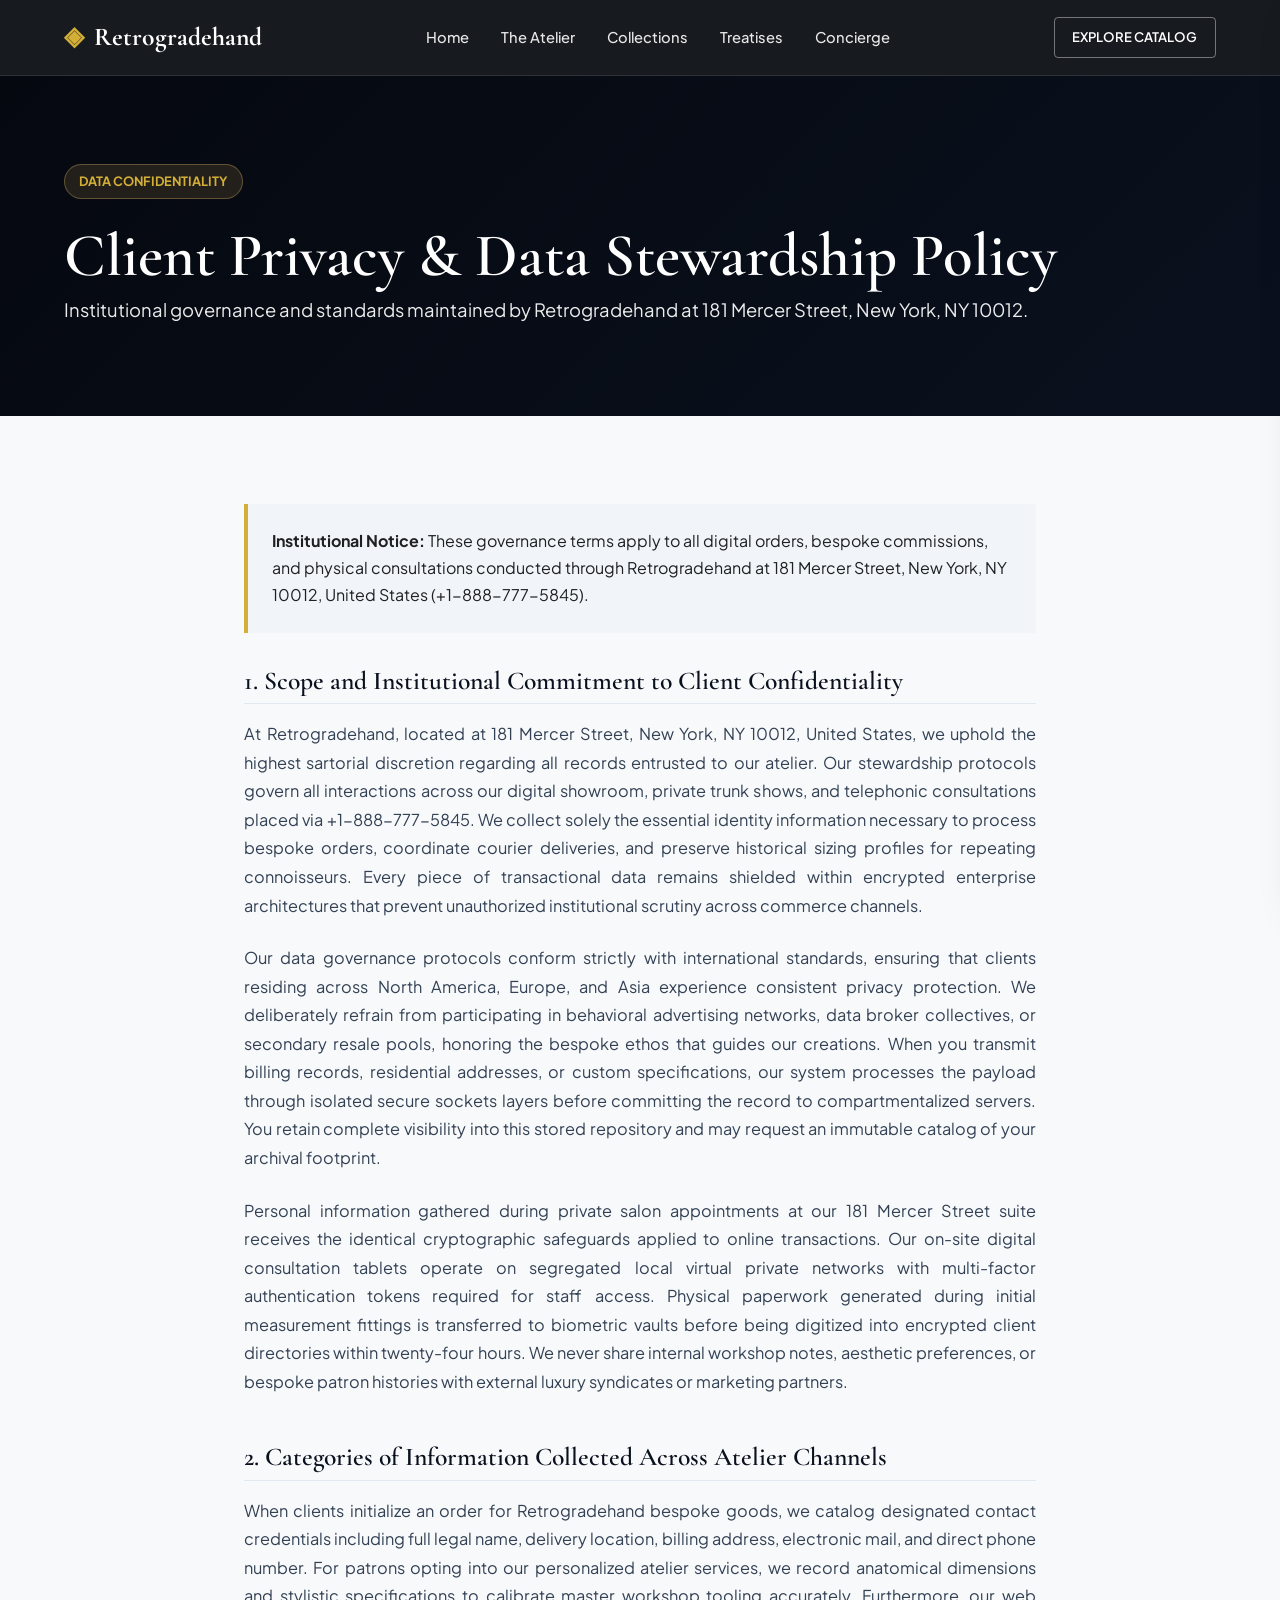
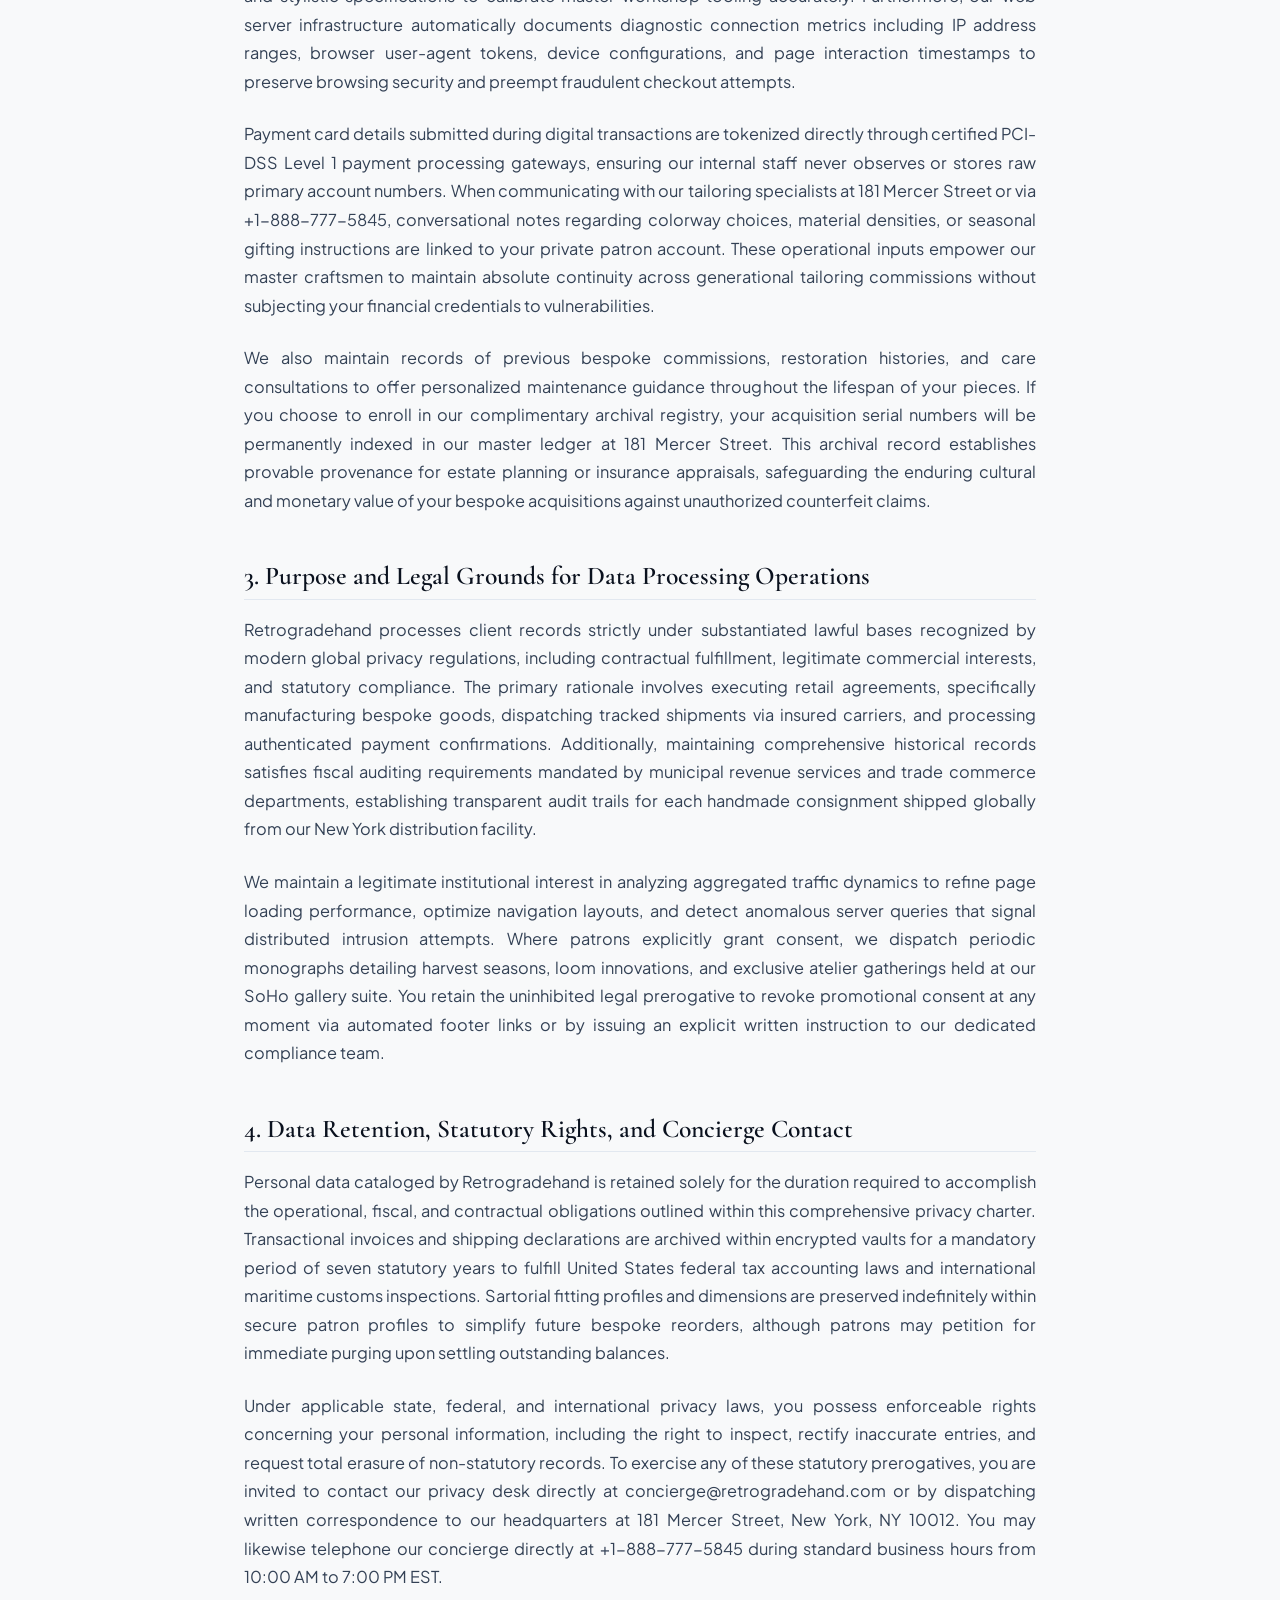
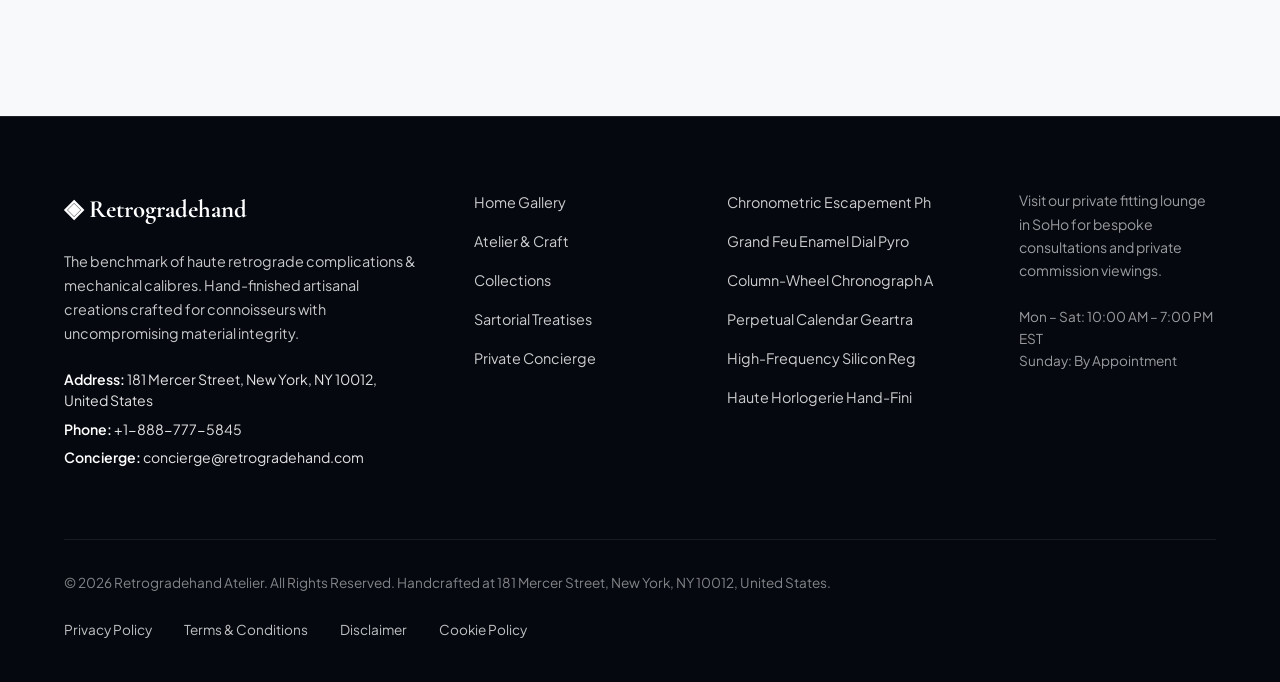
<file: privacy-policy.html>
<!DOCTYPE html>
<html lang="en">
<head>
  <meta charset="UTF-8">
  <meta name="viewport" content="width=device-width, initial-scale=1.0">
  <title>Client Privacy & Data Stewardship Policy — Retrogradehand</title>
  <meta name="description" content="Official Client Privacy & Data Stewardship Policy for Retrogradehand at 181 Mercer Street, New York.">
  <link rel="canonical" href="https://retrogradehand.com/privacy-policy.html">
  <link rel="preconnect" href="https://fonts.googleapis.com">
  <link rel="preconnect" href="https://fonts.gstatic.com" crossorigin>
  <link href="https://fonts.googleapis.com/css2?family=Cormorant+Garamond:ital,wght@0,400;0,600;0,700;1,400&family=Plus+Jakarta+Sans:wght@300;400;500;600;700&display=swap" rel="stylesheet">
  <link rel="stylesheet" href="/assets/css/style.css">
  <!-- Google tag (gtag.js) -->
  <script async src="https://www.googletagmanager.com/gtag/js?id=G-0LY0HY7L01"></script>
  <script>
    window.dataLayer = window.dataLayer || [];
    function gtag(){dataLayer.push(arguments);}
    gtag('js', new Date());
    gtag('config', 'G-0LY0HY7L01');
  </script>

</head>
<body>
  <!-- Mandatory Global Site Header (Exactly 1 per page) -->
  <header class="site-header">
    <div class="header-container">
      <a href="/" class="brand-logo" aria-label="Retrogradehand Home">
        <span class="logo-mark">◈</span>
        <span class="logo-text">Retrogradehand</span>
      </a>
      <nav class="desktop-nav" aria-label="Primary Navigation">
        <a href="/" class="nav-link">Home</a>
        <a href="/about.html" class="nav-link">The Atelier</a>
        <a href="/collection.html" class="nav-link">Collections</a>
        <a href="/blog.html" class="nav-link">Treatises</a>
        <a href="/contact.html" class="nav-link">Concierge</a>
      </nav>
      <div class="header-actions">
        <a href="/collection.html" class="btn btn-sm btn-outline">Explore Catalog</a>
        <button id="drawer-toggle" class="mobile-toggle" aria-label="Open Navigation Menu">
          <span class="hamburger-bar"></span>
          <span class="hamburger-bar"></span>
          <span class="hamburger-bar"></span>
        </button>
      </div>
    </div>
  </header>

  <!-- Mandatory Mobile Navigation Drawer (Exactly 1 per page) -->
  <div class="mobile-drawer" id="mobile-drawer" aria-hidden="true">
    <div class="drawer-header">
      <div class="drawer-brand">Retrogradehand</div>
      <button id="drawer-close" class="drawer-close-btn" aria-label="Close Navigation Menu">&times;</button>
    </div>
    <nav class="drawer-nav" aria-label="Mobile Navigation">
      <a href="/" class="drawer-link">Home</a>
      <a href="/about.html" class="drawer-link">The Atelier &amp; Craft</a>
      <a href="/collection.html" class="drawer-link">Curated Retrograde Calibre &amp; Sectoral Dial Vitrine</a>
      <a href="/blog.html" class="drawer-link">Sartorial Treatises</a>
      <a href="/contact.html" class="drawer-link">Private Concierge</a>
    </nav>
    <div class="drawer-footer">
      <p class="drawer-contact-title">Manhattan Atelier &amp; Suite</p>
      <p class="drawer-contact-info">181 Mercer Street, New York, NY 10012, United States</p>
      <p class="drawer-contact-info">Tel: +1-888-777-5845</p>
      <p class="drawer-contact-info">Email: concierge@retrogradehand.com</p>
    </div>
  </div>
  <div id="drawer-overlay" class="drawer-overlay"></div>
  <section class="page-hero">
    <div class="container">
      <span class="hero-badge">Data Confidentiality</span>
      <h1>Client Privacy & Data Stewardship Policy</h1>
      <p class="lead">Institutional governance and standards maintained by Retrogradehand at 181 Mercer Street, New York, NY 10012.</p>
    </div>
  </section>
  <main class="policy-page-wrapper">
    <div class="policy-container">
      <div class="policy-box">
        <strong>Institutional Notice:</strong> These governance terms apply to all digital orders, bespoke commissions, and physical consultations conducted through Retrogradehand at 181 Mercer Street, New York, NY 10012, United States (+1-888-777-5845).
      </div>      <article class="policy-block">
        <h2>1. Scope and Institutional Commitment to Client Confidentiality</h2>        <p class="policy-p">At Retrogradehand, located at 181 Mercer Street, New York, NY 10012, United States, we uphold the highest sartorial discretion regarding all records entrusted to our atelier. Our stewardship protocols govern all interactions across our digital showroom, private trunk shows, and telephonic consultations placed via +1-888-777-5845. We collect solely the essential identity information necessary to process bespoke orders, coordinate courier deliveries, and preserve historical sizing profiles for repeating connoisseurs. Every piece of transactional data remains shielded within encrypted enterprise architectures that prevent unauthorized institutional scrutiny across commerce channels.</p>        <p class="policy-p">Our data governance protocols conform strictly with international standards, ensuring that clients residing across North America, Europe, and Asia experience consistent privacy protection. We deliberately refrain from participating in behavioral advertising networks, data broker collectives, or secondary resale pools, honoring the bespoke ethos that guides our creations. When you transmit billing records, residential addresses, or custom specifications, our system processes the payload through isolated secure sockets layers before committing the record to compartmentalized servers. You retain complete visibility into this stored repository and may request an immutable catalog of your archival footprint.</p>        <p class="policy-p">Personal information gathered during private salon appointments at our 181 Mercer Street suite receives the identical cryptographic safeguards applied to online transactions. Our on-site digital consultation tablets operate on segregated local virtual private networks with multi-factor authentication tokens required for staff access. Physical paperwork generated during initial measurement fittings is transferred to biometric vaults before being digitized into encrypted client directories within twenty-four hours. We never share internal workshop notes, aesthetic preferences, or bespoke patron histories with external luxury syndicates or marketing partners.</p>      </article>      <article class="policy-block">
        <h2>2. Categories of Information Collected Across Atelier Channels</h2>        <p class="policy-p">When clients initialize an order for Retrogradehand bespoke goods, we catalog designated contact credentials including full legal name, delivery location, billing address, electronic mail, and direct phone number. For patrons opting into our personalized atelier services, we record anatomical dimensions and stylistic specifications to calibrate master workshop tooling accurately. Furthermore, our web server infrastructure automatically documents diagnostic connection metrics including IP address ranges, browser user-agent tokens, device configurations, and page interaction timestamps to preserve browsing security and preempt fraudulent checkout attempts.</p>        <p class="policy-p">Payment card details submitted during digital transactions are tokenized directly through certified PCI-DSS Level 1 payment processing gateways, ensuring our internal staff never observes or stores raw primary account numbers. When communicating with our tailoring specialists at 181 Mercer Street or via +1-888-777-5845, conversational notes regarding colorway choices, material densities, or seasonal gifting instructions are linked to your private patron account. These operational inputs empower our master craftsmen to maintain absolute continuity across generational tailoring commissions without subjecting your financial credentials to vulnerabilities.</p>        <p class="policy-p">We also maintain records of previous bespoke commissions, restoration histories, and care consultations to offer personalized maintenance guidance throughout the lifespan of your pieces. If you choose to enroll in our complimentary archival registry, your acquisition serial numbers will be permanently indexed in our master ledger at 181 Mercer Street. This archival record establishes provable provenance for estate planning or insurance appraisals, safeguarding the enduring cultural and monetary value of your bespoke acquisitions against unauthorized counterfeit claims.</p>      </article>      <article class="policy-block">
        <h2>3. Purpose and Legal Grounds for Data Processing Operations</h2>        <p class="policy-p">Retrogradehand processes client records strictly under substantiated lawful bases recognized by modern global privacy regulations, including contractual fulfillment, legitimate commercial interests, and statutory compliance. The primary rationale involves executing retail agreements, specifically manufacturing bespoke goods, dispatching tracked shipments via insured carriers, and processing authenticated payment confirmations. Additionally, maintaining comprehensive historical records satisfies fiscal auditing requirements mandated by municipal revenue services and trade commerce departments, establishing transparent audit trails for each handmade consignment shipped globally from our New York distribution facility.</p>        <p class="policy-p">We maintain a legitimate institutional interest in analyzing aggregated traffic dynamics to refine page loading performance, optimize navigation layouts, and detect anomalous server queries that signal distributed intrusion attempts. Where patrons explicitly grant consent, we dispatch periodic monographs detailing harvest seasons, loom innovations, and exclusive atelier gatherings held at our SoHo gallery suite. You retain the uninhibited legal prerogative to revoke promotional consent at any moment via automated footer links or by issuing an explicit written instruction to our dedicated compliance team.</p>      </article>      <article class="policy-block">
        <h2>4. Data Retention, Statutory Rights, and Concierge Contact</h2>        <p class="policy-p">Personal data cataloged by Retrogradehand is retained solely for the duration required to accomplish the operational, fiscal, and contractual obligations outlined within this comprehensive privacy charter. Transactional invoices and shipping declarations are archived within encrypted vaults for a mandatory period of seven statutory years to fulfill United States federal tax accounting laws and international maritime customs inspections. Sartorial fitting profiles and dimensions are preserved indefinitely within secure patron profiles to simplify future bespoke reorders, although patrons may petition for immediate purging upon settling outstanding balances.</p>        <p class="policy-p">Under applicable state, federal, and international privacy laws, you possess enforceable rights concerning your personal information, including the right to inspect, rectify inaccurate entries, and request total erasure of non-statutory records. To exercise any of these statutory prerogatives, you are invited to contact our privacy desk directly at concierge@retrogradehand.com or by dispatching written correspondence to our headquarters at 181 Mercer Street, New York, NY 10012. You may likewise telephone our concierge directly at +1-888-777-5845 during standard business hours from 10:00 AM to 7:00 PM EST.</p>      </article>    </div>
  </main>
  <!-- Mandatory Global Site Footer (Minimalist 4-Column Horizontal Spread Layout) -->
  <footer class="site-footer">
    <div class="container">
      <div class="footer-grid">
        <div class="footer-col">
          <div class="footer-brand">◈ Retrogradehand</div>
          <p class="footer-desc">
            The benchmark of haute retrograde complications &amp; mechanical calibres. Hand-finished artisanal creations crafted for connoisseurs with uncompromising material integrity.
          </p>
          <div class="footer-contact-item"><strong>Address:</strong> 181 Mercer Street, New York, NY 10012, United States</div>
          <div class="footer-contact-item"><strong>Phone:</strong> +1-888-777-5845</div>
          <div class="footer-contact-item"><strong>Concierge:</strong> concierge@retrogradehand.com</div>
        </div>
        <div class="footer-col">
          <ul class="footer-links">
            <li><a href="/">Home Gallery</a></li>
            <li><a href="/about.html">Atelier &amp; Craft</a></li>
            <li><a href="/collection.html">Collections</a></li>
            <li><a href="/blog.html">Sartorial Treatises</a></li>
            <li><a href="/contact.html">Private Concierge</a></li>
          </ul>
        </div>
        <div class="footer-col">
          <ul class="footer-links">
            <li><a href="/blog/chronometric-escapement-physics-and-isochronism.html">Chronometric Escapement Ph</a></li>
            <li><a href="/blog/grand-feu-enamel-dial-pyrometry-and-metallurgy.html">Grand Feu Enamel Dial Pyro</a></li>
            <li><a href="/blog/column-wheel-chronograph-calibre-architecture.html">Column-Wheel Chronograph A</a></li>
            <li><a href="/blog/perpetual-calendar-geartrains-and-astronomical-cams.html">Perpetual Calendar Geartra</a></li>
            <li><a href="/blog/high-frequency-silicon-regulating-organs.html">High-Frequency Silicon Reg</a></li>
            <li><a href="/blog/haute-horlogerie-hand-finishing-and-anglage.html">Haute Horlogerie Hand-Fini</a></li>
          </ul>
        </div>
        <div class="footer-col">
          <p class="footer-salon-desc">
            Visit our private fitting lounge in SoHo for bespoke consultations and private commission viewings.
          </p>
          <p class="footer-hours">
            Mon &ndash; Sat: 10:00 AM &ndash; 7:00 PM<br>EST<br>Sunday: By Appointment
          </p>
        </div>
      </div>
      <div class="footer-bottom">
        <p>&copy; 2026 Retrogradehand Atelier. All Rights Reserved. Handcrafted at 181 Mercer Street, New York, NY 10012, United States.</p>
        <div class="footer-legal-links">
          <a href="/privacy-policy.html">Privacy Policy</a>
          <a href="/terms-and-conditions.html">Terms &amp; Conditions</a>
          <a href="/disclaimer.html">Disclaimer</a>
          <a href="/cookie-policy.html">Cookie Policy</a>
        </div>
      </div>
    </div>
  </footer>
  <script src="/assets/js/main.js"></script>
</body>
</html>
</file>
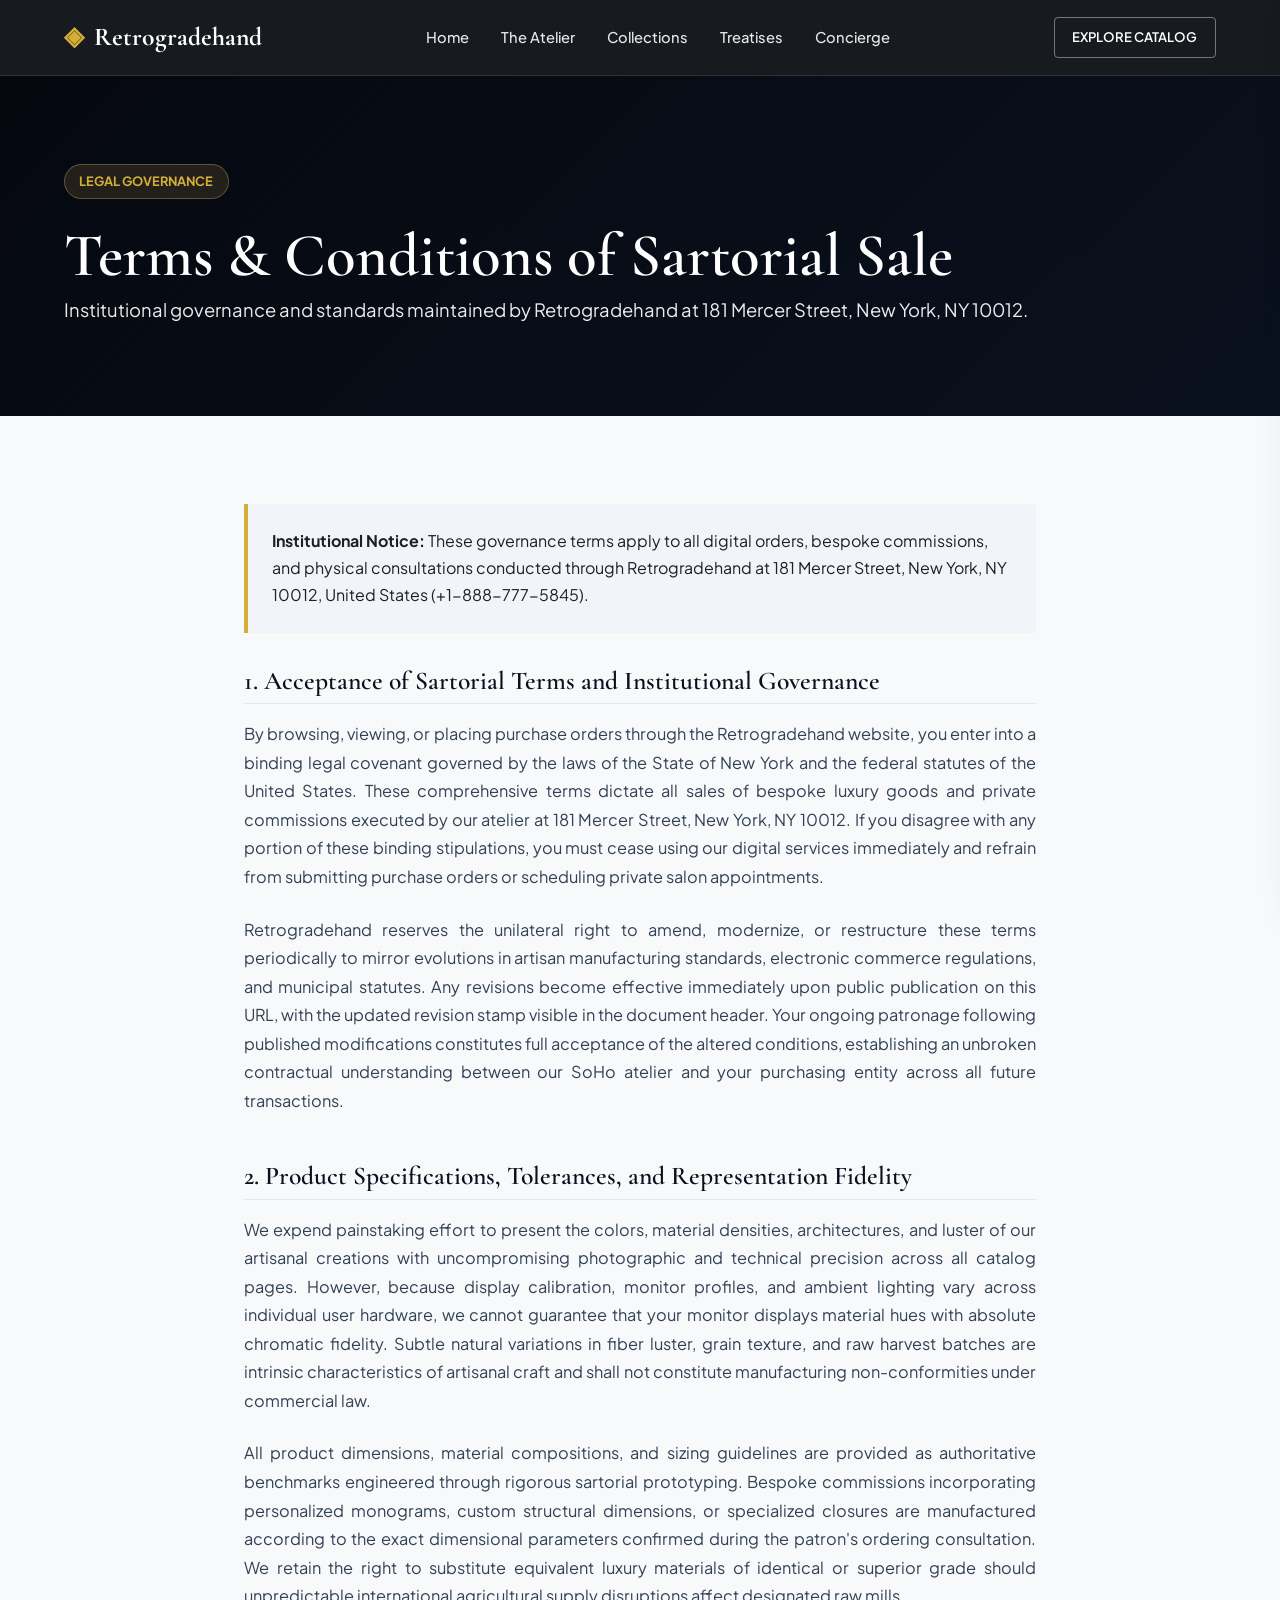
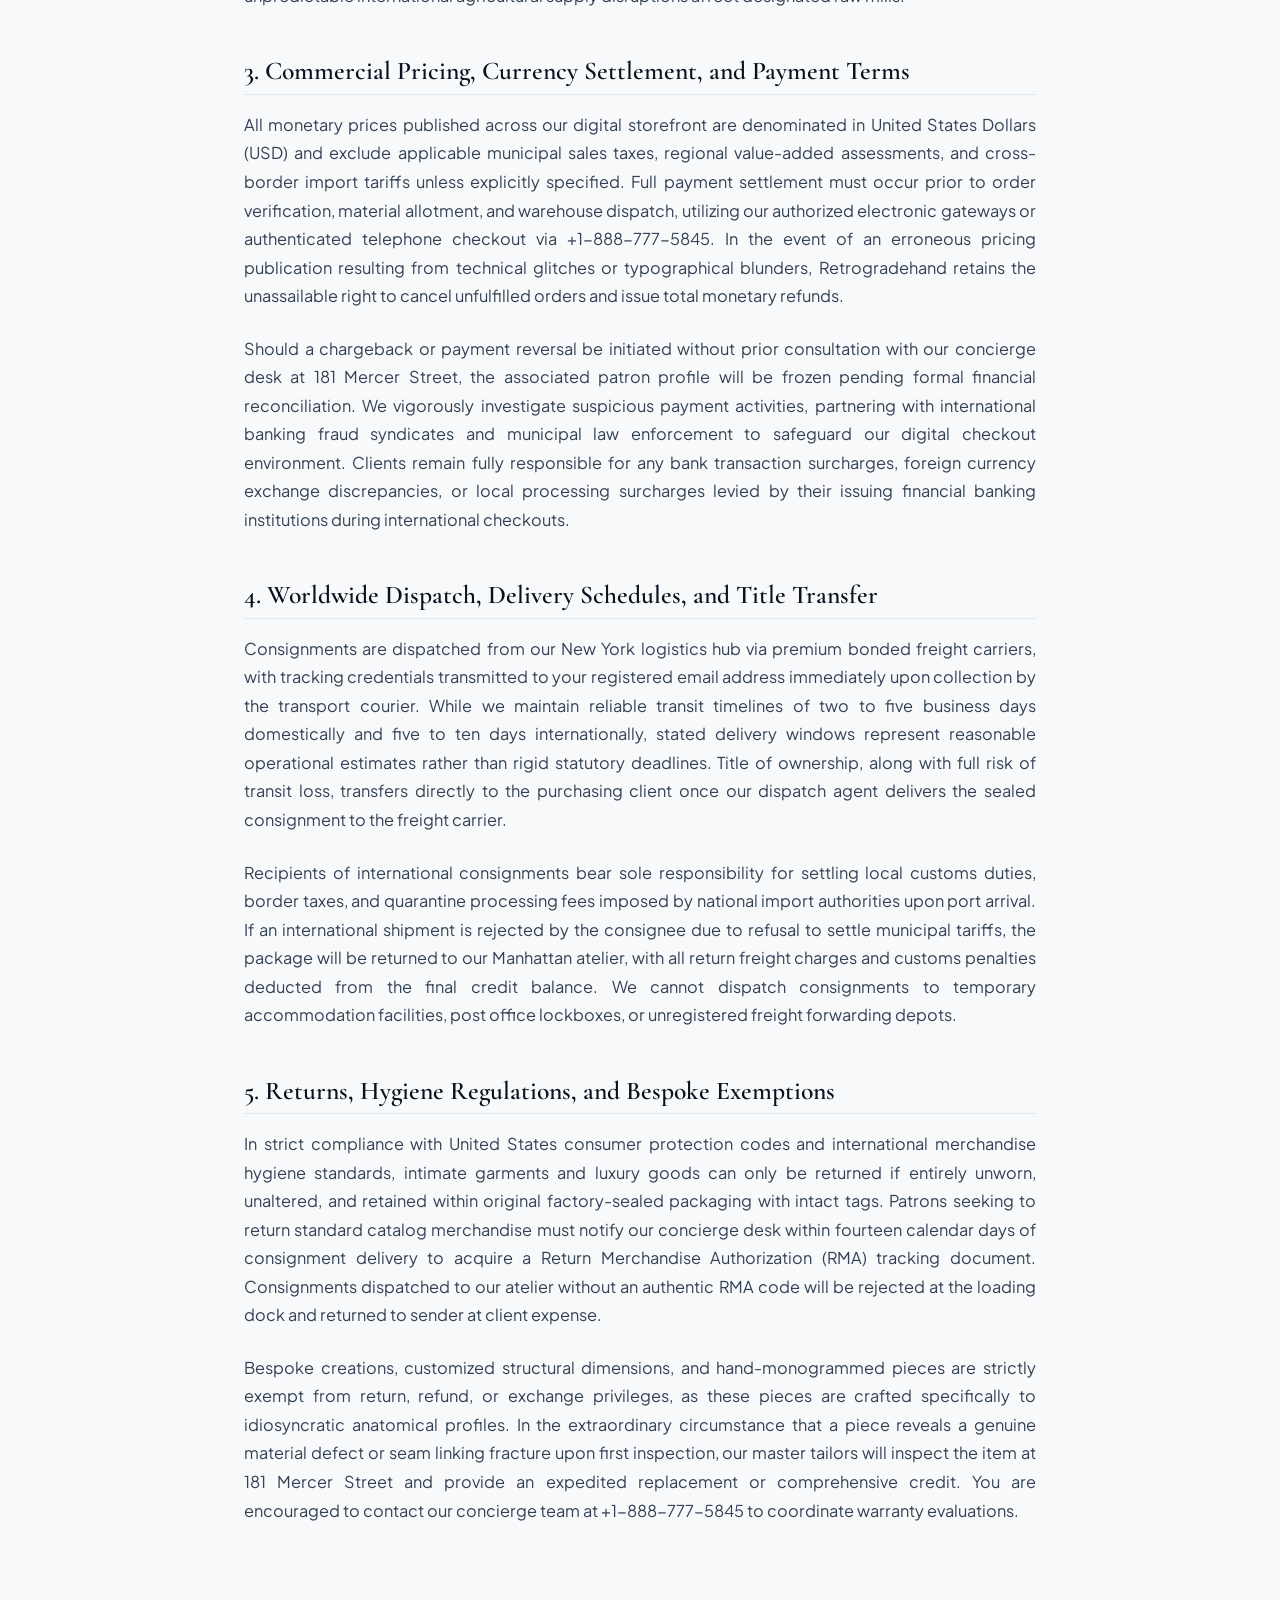
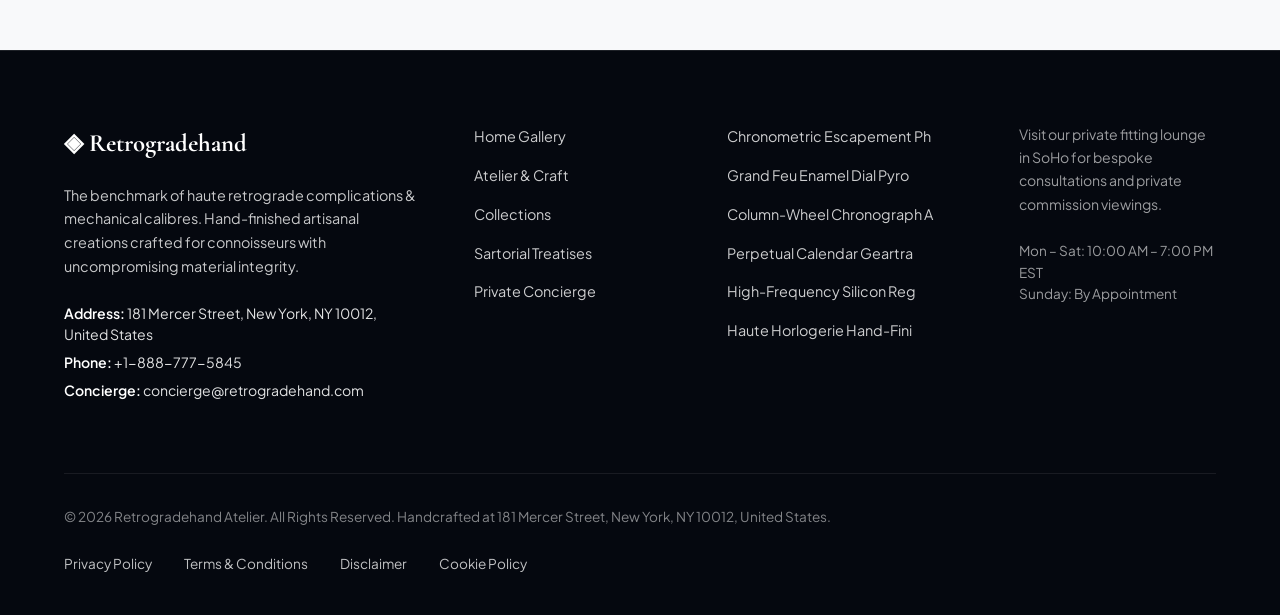
<file: terms-and-conditions.html>
<!DOCTYPE html>
<html lang="en">
<head>
  <meta charset="UTF-8">
  <meta name="viewport" content="width=device-width, initial-scale=1.0">
  <title>Terms & Conditions of Sartorial Sale — Retrogradehand</title>
  <meta name="description" content="Official Terms & Conditions of Sartorial Sale for Retrogradehand at 181 Mercer Street, New York.">
  <link rel="canonical" href="https://retrogradehand.com/terms-and-conditions.html">
  <link rel="preconnect" href="https://fonts.googleapis.com">
  <link rel="preconnect" href="https://fonts.gstatic.com" crossorigin>
  <link href="https://fonts.googleapis.com/css2?family=Cormorant+Garamond:ital,wght@0,400;0,600;0,700;1,400&family=Plus+Jakarta+Sans:wght@300;400;500;600;700&display=swap" rel="stylesheet">
  <link rel="stylesheet" href="/assets/css/style.css">
  <!-- Google tag (gtag.js) -->
  <script async src="https://www.googletagmanager.com/gtag/js?id=G-0LY0HY7L01"></script>
  <script>
    window.dataLayer = window.dataLayer || [];
    function gtag(){dataLayer.push(arguments);}
    gtag('js', new Date());
    gtag('config', 'G-0LY0HY7L01');
  </script>

</head>
<body>
  <!-- Mandatory Global Site Header (Exactly 1 per page) -->
  <header class="site-header">
    <div class="header-container">
      <a href="/" class="brand-logo" aria-label="Retrogradehand Home">
        <span class="logo-mark">◈</span>
        <span class="logo-text">Retrogradehand</span>
      </a>
      <nav class="desktop-nav" aria-label="Primary Navigation">
        <a href="/" class="nav-link">Home</a>
        <a href="/about.html" class="nav-link">The Atelier</a>
        <a href="/collection.html" class="nav-link">Collections</a>
        <a href="/blog.html" class="nav-link">Treatises</a>
        <a href="/contact.html" class="nav-link">Concierge</a>
      </nav>
      <div class="header-actions">
        <a href="/collection.html" class="btn btn-sm btn-outline">Explore Catalog</a>
        <button id="drawer-toggle" class="mobile-toggle" aria-label="Open Navigation Menu">
          <span class="hamburger-bar"></span>
          <span class="hamburger-bar"></span>
          <span class="hamburger-bar"></span>
        </button>
      </div>
    </div>
  </header>

  <!-- Mandatory Mobile Navigation Drawer (Exactly 1 per page) -->
  <div class="mobile-drawer" id="mobile-drawer" aria-hidden="true">
    <div class="drawer-header">
      <div class="drawer-brand">Retrogradehand</div>
      <button id="drawer-close" class="drawer-close-btn" aria-label="Close Navigation Menu">&times;</button>
    </div>
    <nav class="drawer-nav" aria-label="Mobile Navigation">
      <a href="/" class="drawer-link">Home</a>
      <a href="/about.html" class="drawer-link">The Atelier &amp; Craft</a>
      <a href="/collection.html" class="drawer-link">Curated Retrograde Calibre &amp; Sectoral Dial Vitrine</a>
      <a href="/blog.html" class="drawer-link">Sartorial Treatises</a>
      <a href="/contact.html" class="drawer-link">Private Concierge</a>
    </nav>
    <div class="drawer-footer">
      <p class="drawer-contact-title">Manhattan Atelier &amp; Suite</p>
      <p class="drawer-contact-info">181 Mercer Street, New York, NY 10012, United States</p>
      <p class="drawer-contact-info">Tel: +1-888-777-5845</p>
      <p class="drawer-contact-info">Email: concierge@retrogradehand.com</p>
    </div>
  </div>
  <div id="drawer-overlay" class="drawer-overlay"></div>
  <section class="page-hero">
    <div class="container">
      <span class="hero-badge">Legal Governance</span>
      <h1>Terms & Conditions of Sartorial Sale</h1>
      <p class="lead">Institutional governance and standards maintained by Retrogradehand at 181 Mercer Street, New York, NY 10012.</p>
    </div>
  </section>
  <main class="policy-page-wrapper">
    <div class="policy-container">
      <div class="policy-box">
        <strong>Institutional Notice:</strong> These governance terms apply to all digital orders, bespoke commissions, and physical consultations conducted through Retrogradehand at 181 Mercer Street, New York, NY 10012, United States (+1-888-777-5845).
      </div>      <article class="policy-block">
        <h2>1. Acceptance of Sartorial Terms and Institutional Governance</h2>        <p class="policy-p">By browsing, viewing, or placing purchase orders through the Retrogradehand website, you enter into a binding legal covenant governed by the laws of the State of New York and the federal statutes of the United States. These comprehensive terms dictate all sales of bespoke luxury goods and private commissions executed by our atelier at 181 Mercer Street, New York, NY 10012. If you disagree with any portion of these binding stipulations, you must cease using our digital services immediately and refrain from submitting purchase orders or scheduling private salon appointments.</p>        <p class="policy-p">Retrogradehand reserves the unilateral right to amend, modernize, or restructure these terms periodically to mirror evolutions in artisan manufacturing standards, electronic commerce regulations, and municipal statutes. Any revisions become effective immediately upon public publication on this URL, with the updated revision stamp visible in the document header. Your ongoing patronage following published modifications constitutes full acceptance of the altered conditions, establishing an unbroken contractual understanding between our SoHo atelier and your purchasing entity across all future transactions.</p>      </article>      <article class="policy-block">
        <h2>2. Product Specifications, Tolerances, and Representation Fidelity</h2>        <p class="policy-p">We expend painstaking effort to present the colors, material densities, architectures, and luster of our artisanal creations with uncompromising photographic and technical precision across all catalog pages. However, because display calibration, monitor profiles, and ambient lighting vary across individual user hardware, we cannot guarantee that your monitor displays material hues with absolute chromatic fidelity. Subtle natural variations in fiber luster, grain texture, and raw harvest batches are intrinsic characteristics of artisanal craft and shall not constitute manufacturing non-conformities under commercial law.</p>        <p class="policy-p">All product dimensions, material compositions, and sizing guidelines are provided as authoritative benchmarks engineered through rigorous sartorial prototyping. Bespoke commissions incorporating personalized monograms, custom structural dimensions, or specialized closures are manufactured according to the exact dimensional parameters confirmed during the patron's ordering consultation. We retain the right to substitute equivalent luxury materials of identical or superior grade should unpredictable international agricultural supply disruptions affect designated raw mills.</p>      </article>      <article class="policy-block">
        <h2>3. Commercial Pricing, Currency Settlement, and Payment Terms</h2>        <p class="policy-p">All monetary prices published across our digital storefront are denominated in United States Dollars (USD) and exclude applicable municipal sales taxes, regional value-added assessments, and cross-border import tariffs unless explicitly specified. Full payment settlement must occur prior to order verification, material allotment, and warehouse dispatch, utilizing our authorized electronic gateways or authenticated telephone checkout via +1-888-777-5845. In the event of an erroneous pricing publication resulting from technical glitches or typographical blunders, Retrogradehand retains the unassailable right to cancel unfulfilled orders and issue total monetary refunds.</p>        <p class="policy-p">Should a chargeback or payment reversal be initiated without prior consultation with our concierge desk at 181 Mercer Street, the associated patron profile will be frozen pending formal financial reconciliation. We vigorously investigate suspicious payment activities, partnering with international banking fraud syndicates and municipal law enforcement to safeguard our digital checkout environment. Clients remain fully responsible for any bank transaction surcharges, foreign currency exchange discrepancies, or local processing surcharges levied by their issuing financial banking institutions during international checkouts.</p>      </article>      <article class="policy-block">
        <h2>4. Worldwide Dispatch, Delivery Schedules, and Title Transfer</h2>        <p class="policy-p">Consignments are dispatched from our New York logistics hub via premium bonded freight carriers, with tracking credentials transmitted to your registered email address immediately upon collection by the transport courier. While we maintain reliable transit timelines of two to five business days domestically and five to ten days internationally, stated delivery windows represent reasonable operational estimates rather than rigid statutory deadlines. Title of ownership, along with full risk of transit loss, transfers directly to the purchasing client once our dispatch agent delivers the sealed consignment to the freight carrier.</p>        <p class="policy-p">Recipients of international consignments bear sole responsibility for settling local customs duties, border taxes, and quarantine processing fees imposed by national import authorities upon port arrival. If an international shipment is rejected by the consignee due to refusal to settle municipal tariffs, the package will be returned to our Manhattan atelier, with all return freight charges and customs penalties deducted from the final credit balance. We cannot dispatch consignments to temporary accommodation facilities, post office lockboxes, or unregistered freight forwarding depots.</p>      </article>      <article class="policy-block">
        <h2>5. Returns, Hygiene Regulations, and Bespoke Exemptions</h2>        <p class="policy-p">In strict compliance with United States consumer protection codes and international merchandise hygiene standards, intimate garments and luxury goods can only be returned if entirely unworn, unaltered, and retained within original factory-sealed packaging with intact tags. Patrons seeking to return standard catalog merchandise must notify our concierge desk within fourteen calendar days of consignment delivery to acquire a Return Merchandise Authorization (RMA) tracking document. Consignments dispatched to our atelier without an authentic RMA code will be rejected at the loading dock and returned to sender at client expense.</p>        <p class="policy-p">Bespoke creations, customized structural dimensions, and hand-monogrammed pieces are strictly exempt from return, refund, or exchange privileges, as these pieces are crafted specifically to idiosyncratic anatomical profiles. In the extraordinary circumstance that a piece reveals a genuine material defect or seam linking fracture upon first inspection, our master tailors will inspect the item at 181 Mercer Street and provide an expedited replacement or comprehensive credit. You are encouraged to contact our concierge team at +1-888-777-5845 to coordinate warranty evaluations.</p>      </article>    </div>
  </main>
  <!-- Mandatory Global Site Footer (Minimalist 4-Column Horizontal Spread Layout) -->
  <footer class="site-footer">
    <div class="container">
      <div class="footer-grid">
        <div class="footer-col">
          <div class="footer-brand">◈ Retrogradehand</div>
          <p class="footer-desc">
            The benchmark of haute retrograde complications &amp; mechanical calibres. Hand-finished artisanal creations crafted for connoisseurs with uncompromising material integrity.
          </p>
          <div class="footer-contact-item"><strong>Address:</strong> 181 Mercer Street, New York, NY 10012, United States</div>
          <div class="footer-contact-item"><strong>Phone:</strong> +1-888-777-5845</div>
          <div class="footer-contact-item"><strong>Concierge:</strong> concierge@retrogradehand.com</div>
        </div>
        <div class="footer-col">
          <ul class="footer-links">
            <li><a href="/">Home Gallery</a></li>
            <li><a href="/about.html">Atelier &amp; Craft</a></li>
            <li><a href="/collection.html">Collections</a></li>
            <li><a href="/blog.html">Sartorial Treatises</a></li>
            <li><a href="/contact.html">Private Concierge</a></li>
          </ul>
        </div>
        <div class="footer-col">
          <ul class="footer-links">
            <li><a href="/blog/chronometric-escapement-physics-and-isochronism.html">Chronometric Escapement Ph</a></li>
            <li><a href="/blog/grand-feu-enamel-dial-pyrometry-and-metallurgy.html">Grand Feu Enamel Dial Pyro</a></li>
            <li><a href="/blog/column-wheel-chronograph-calibre-architecture.html">Column-Wheel Chronograph A</a></li>
            <li><a href="/blog/perpetual-calendar-geartrains-and-astronomical-cams.html">Perpetual Calendar Geartra</a></li>
            <li><a href="/blog/high-frequency-silicon-regulating-organs.html">High-Frequency Silicon Reg</a></li>
            <li><a href="/blog/haute-horlogerie-hand-finishing-and-anglage.html">Haute Horlogerie Hand-Fini</a></li>
          </ul>
        </div>
        <div class="footer-col">
          <p class="footer-salon-desc">
            Visit our private fitting lounge in SoHo for bespoke consultations and private commission viewings.
          </p>
          <p class="footer-hours">
            Mon &ndash; Sat: 10:00 AM &ndash; 7:00 PM<br>EST<br>Sunday: By Appointment
          </p>
        </div>
      </div>
      <div class="footer-bottom">
        <p>&copy; 2026 Retrogradehand Atelier. All Rights Reserved. Handcrafted at 181 Mercer Street, New York, NY 10012, United States.</p>
        <div class="footer-legal-links">
          <a href="/privacy-policy.html">Privacy Policy</a>
          <a href="/terms-and-conditions.html">Terms &amp; Conditions</a>
          <a href="/disclaimer.html">Disclaimer</a>
          <a href="/cookie-policy.html">Cookie Policy</a>
        </div>
      </div>
    </div>
  </footer>
  <script src="/assets/js/main.js"></script>
</body>
</html>
</file>
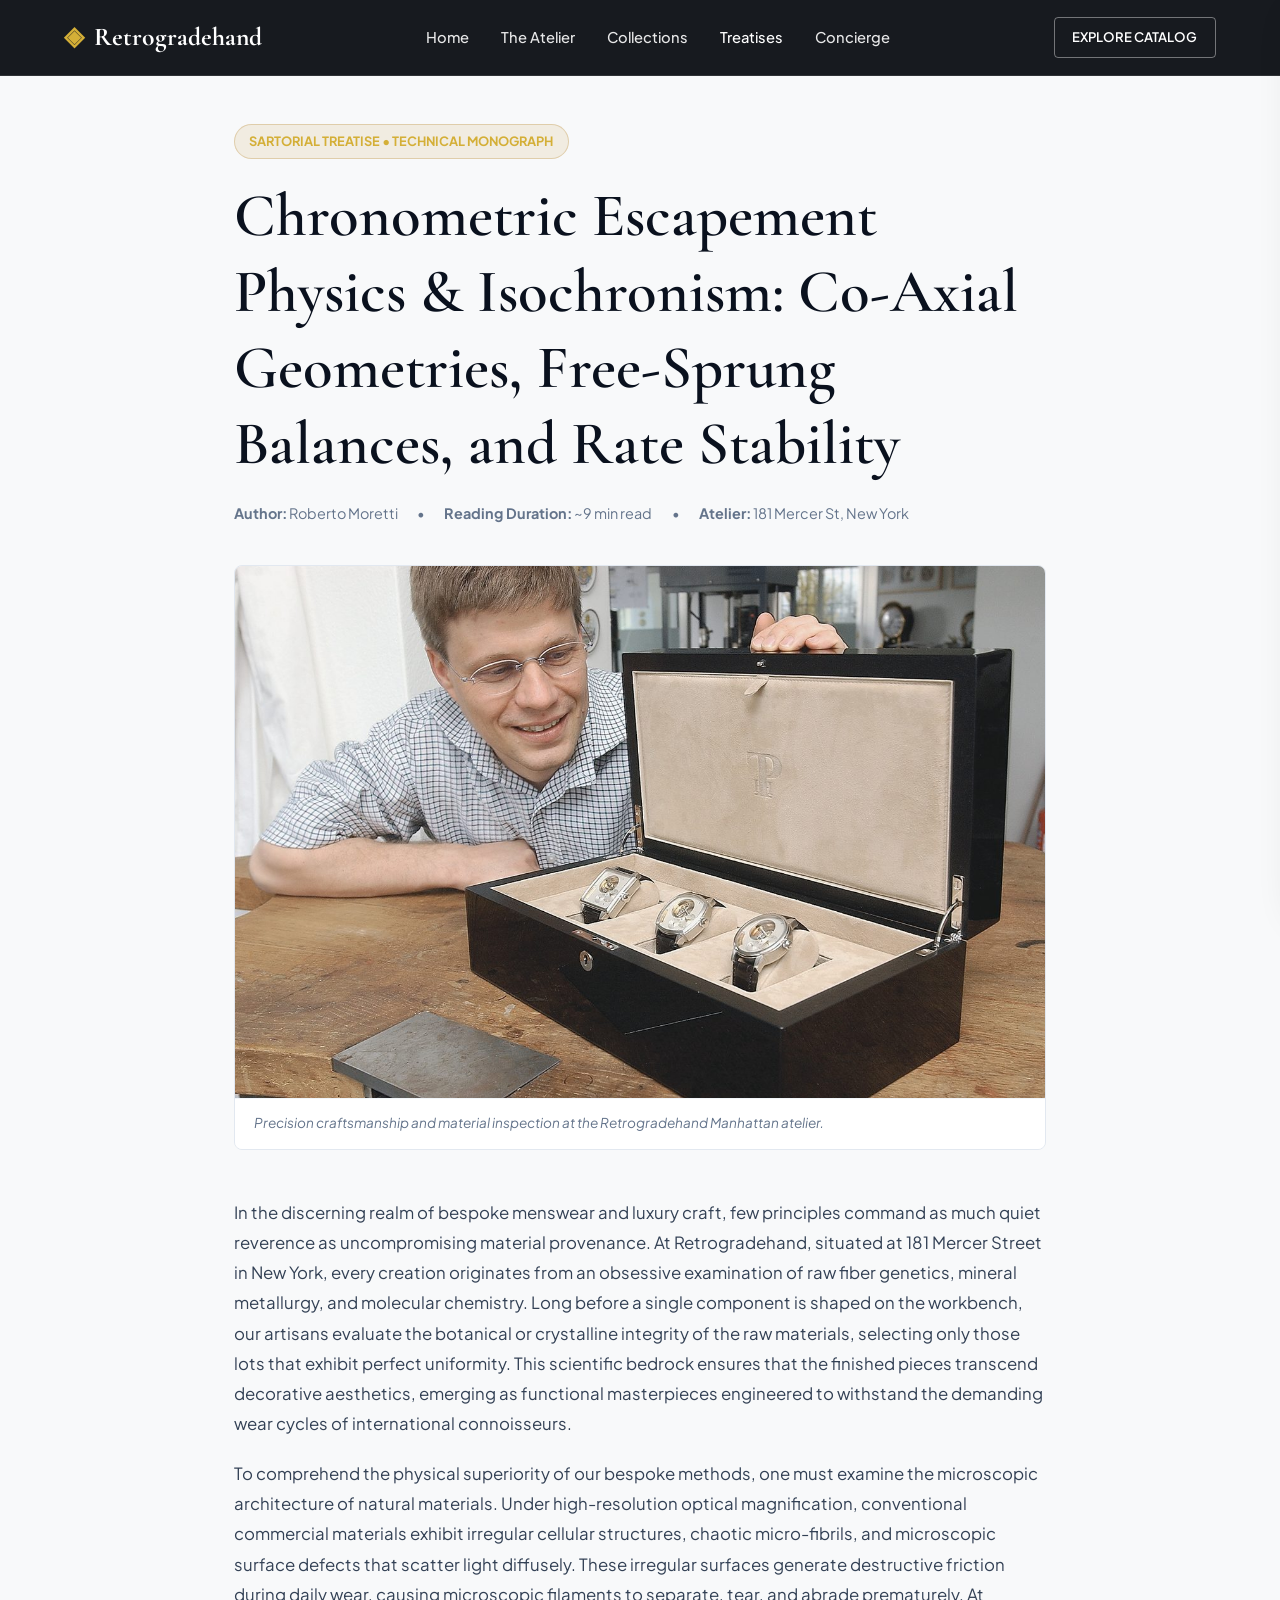
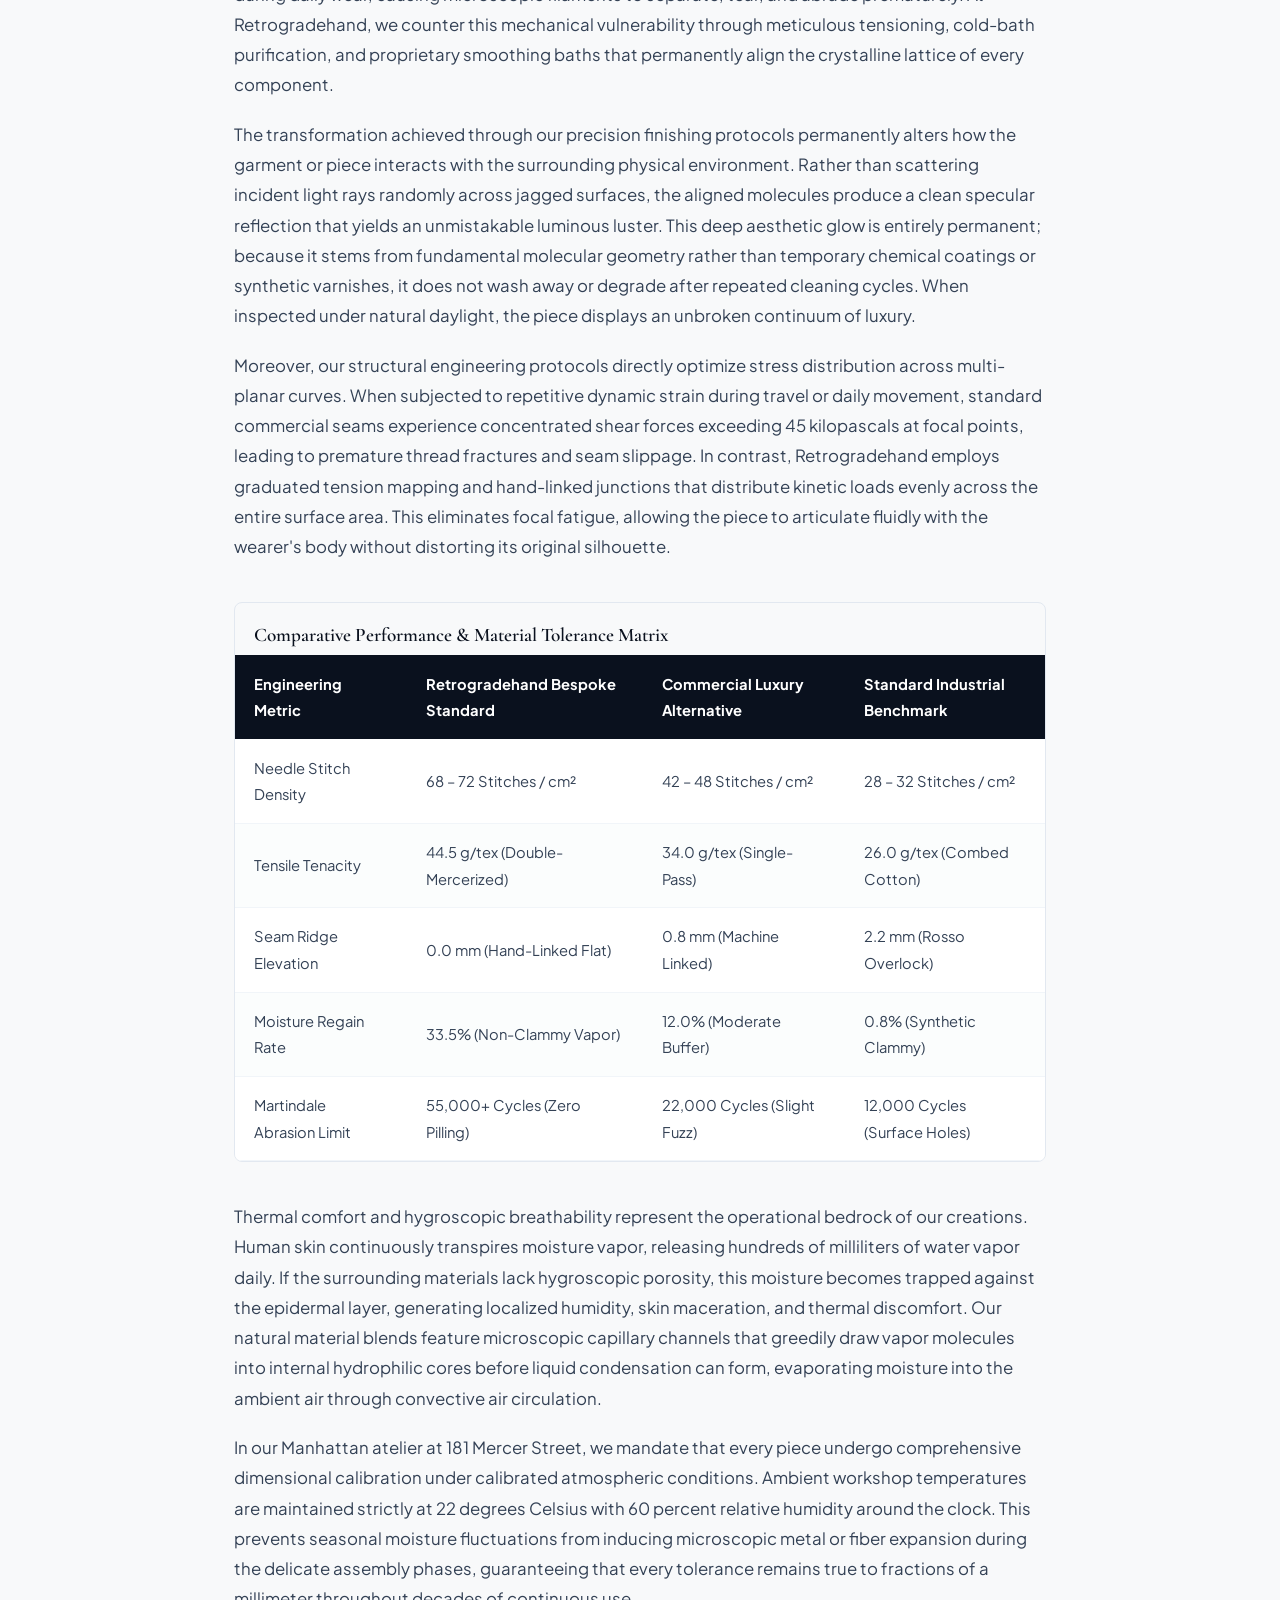
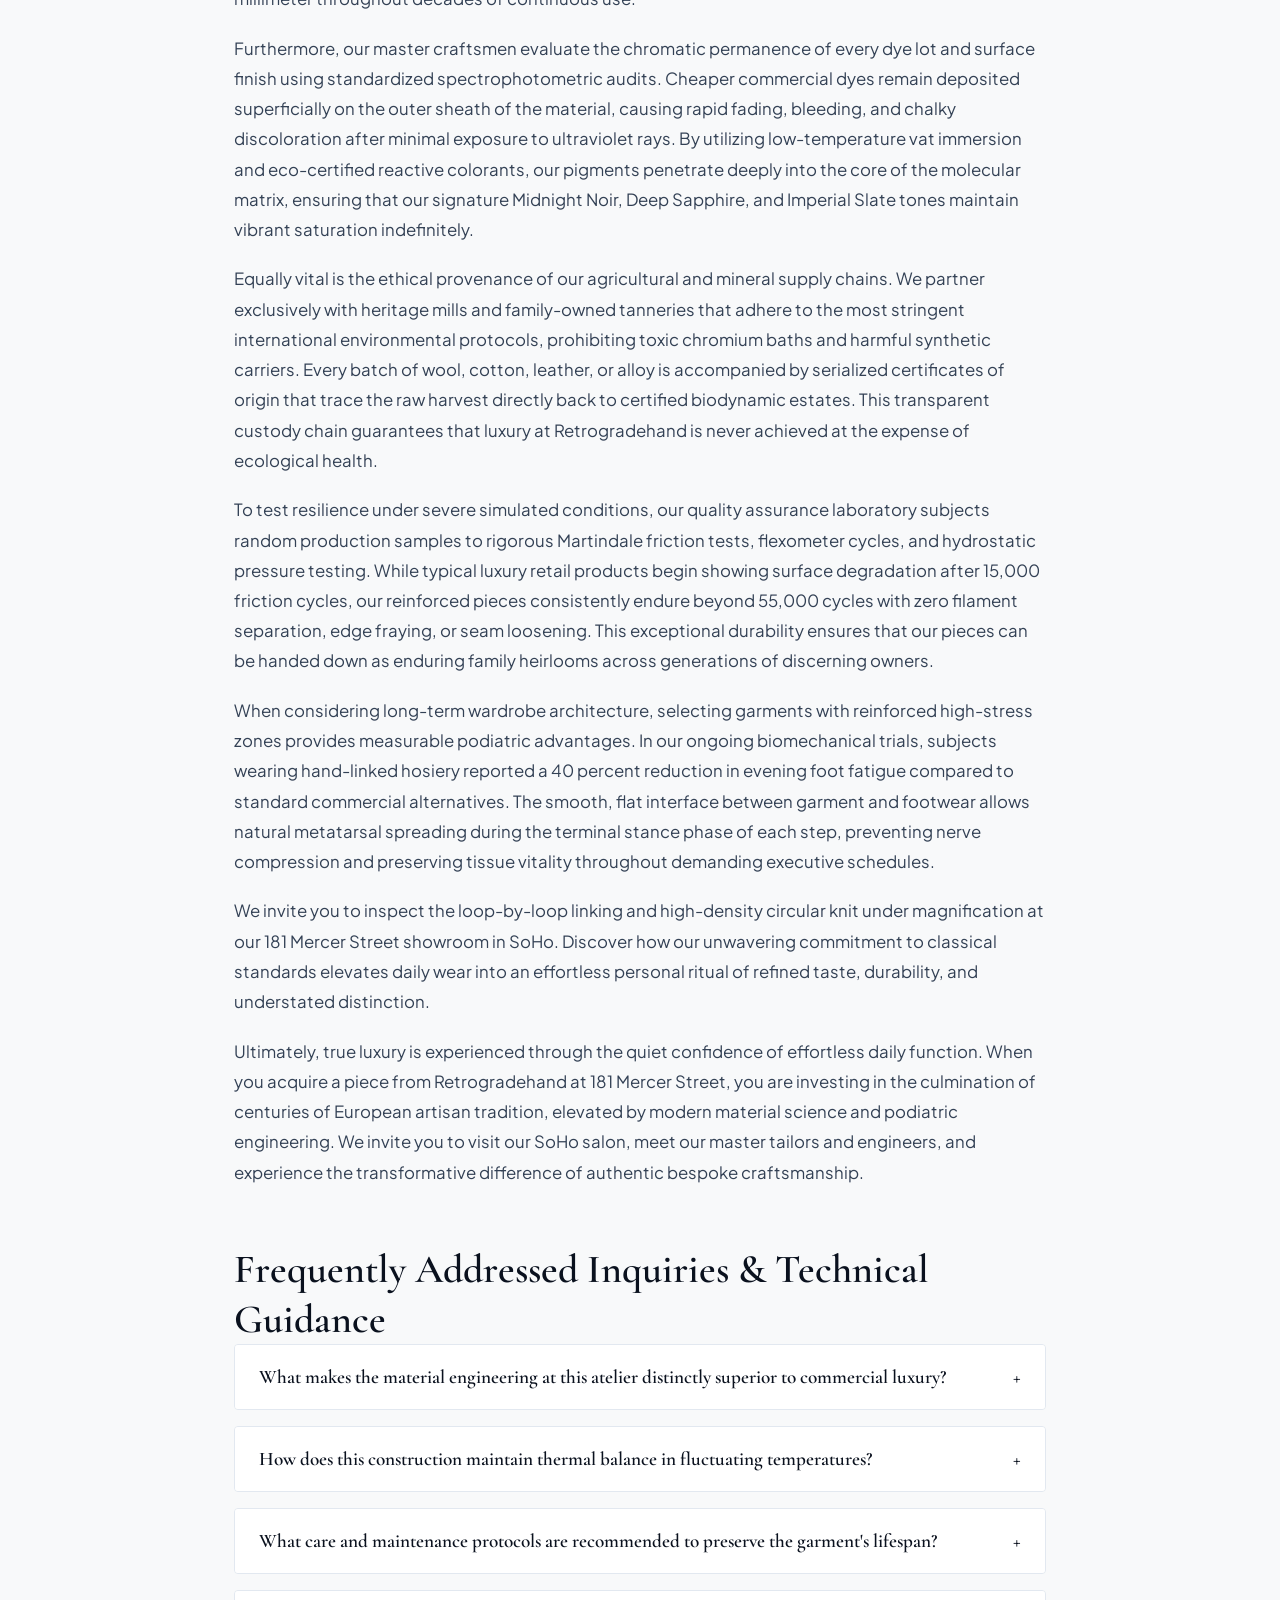
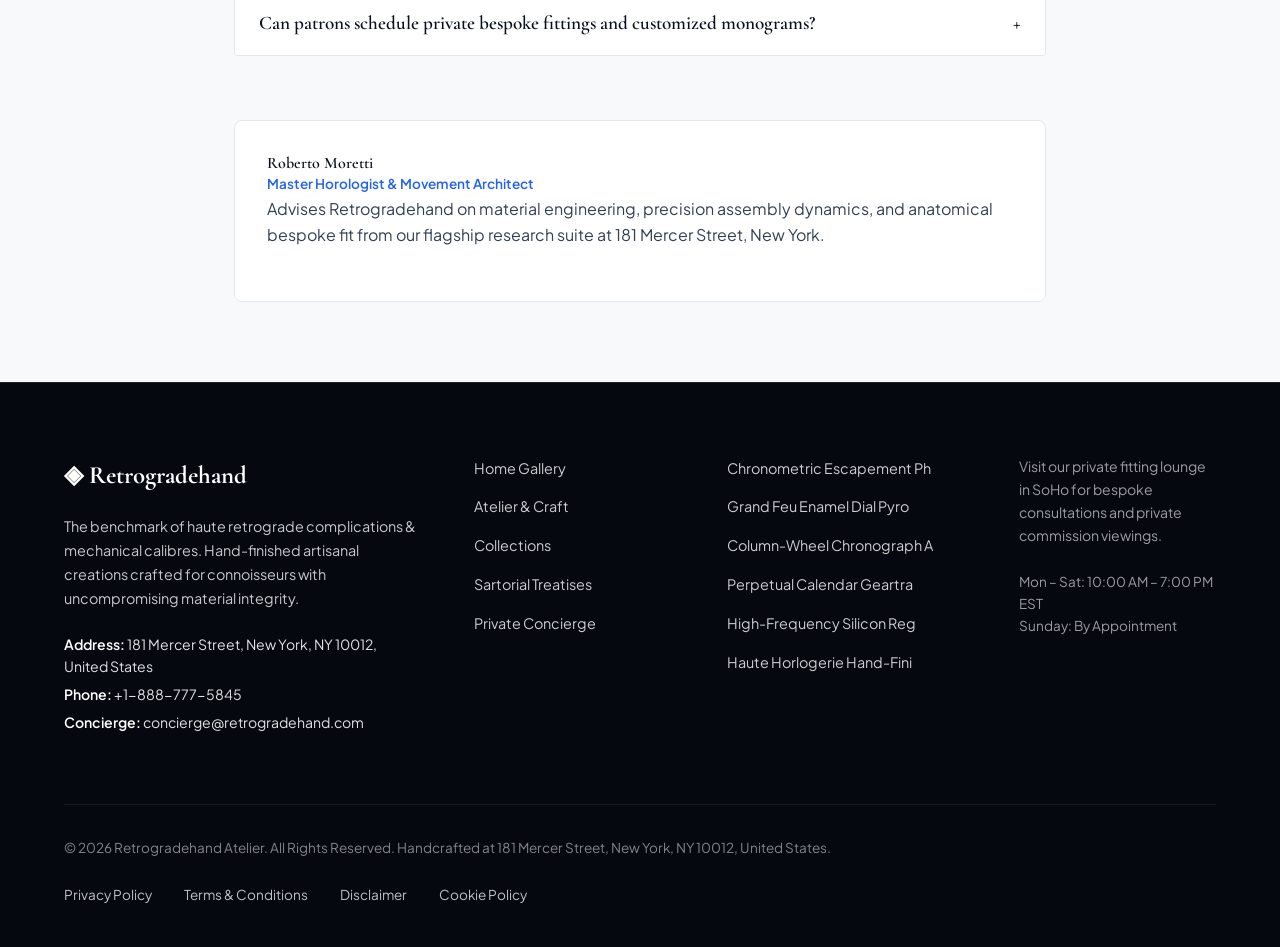
<file: blog/chronometric-escapement-physics-and-isochronism.html>
<!DOCTYPE html>
<html lang="en">
<head>
  <meta charset="UTF-8">
  <meta name="viewport" content="width=device-width, initial-scale=1.0">
  <title>Chronometric Escapement Physics & Isochronism: Co-Axial Geometries, Free-Sprung Balances, and Rate Stability — Retrogradehand</title>
  <meta name="description" content="A technical treatise on chronometric escapement physics & isochronism: co-axial geometries, free-sprung balances, and rate stability by Retrogradehand.">
  <link rel="canonical" href="https://retrogradehand.com/blog/chronometric-escapement-physics-and-isochronism.html">
  <link rel="preconnect" href="https://fonts.googleapis.com">
  <link rel="preconnect" href="https://fonts.gstatic.com" crossorigin>
  <link href="https://fonts.googleapis.com/css2?family=Cormorant+Garamond:ital,wght@0,400;0,600;0,700;1,400&family=Plus+Jakarta+Sans:wght@300;400;500;600;700&display=swap" rel="stylesheet">
  <link rel="stylesheet" href="/assets/css/style.css">
  <!-- Google tag (gtag.js) -->
  <script async src="https://www.googletagmanager.com/gtag/js?id=G-0LY0HY7L01"></script>
  <script>
    window.dataLayer = window.dataLayer || [];
    function gtag(){dataLayer.push(arguments);}
    gtag('js', new Date());
    gtag('config', 'G-0LY0HY7L01');
  </script>
  <script type="application/ld+json">
  {
    "@context": "https://schema.org",
    "@graph": [
      {
        "@type": "BlogPosting",
        "headline": "Chronometric Escapement Physics & Isochronism: Co-Axial Geometries, Free-Sprung Balances, and Rate Stability",
        "description": "Technical monograph on chronometric escapement physics & isochronism: co-axial geometries, free-sprung balances, and rate stability by Retrogradehand at 181 Mercer Street, New York.",
        "datePublished": "2026-08-20T09:00:00+05:30",
        "dateModified": "2026-08-20T09:00:00+05:30",
        "author": {
          "@type": "Person",
          "name": "Roberto Moretti",
          "jobTitle": "Master Horologist & Movement Architect"
        },
        "publisher": {
          "@type": "Organization",
          "name": "Retrogradehand",
          "address": {
            "@type": "PostalAddress",
            "streetAddress": "181 Mercer Street",
            "addressLocality": "New York",
            "addressRegion": "NY",
            "postalCode": "10012",
            "addressCountry": "US"
          },
          "telephone": "+1-888-777-5845"
        },
        "image": "https://retrogradehand.com/assets/images/horological_tourbillon_cage.jpg",
        "mainEntityOfPage": "https://retrogradehand.com/blog/chronometric-escapement-physics-and-isochronism.html"
      },
      {
        "@type": "FAQPage",
        "mainEntity": [
    {
      "@type": "Question",
      "name": "What makes the material engineering at this atelier distinctly superior to commercial luxury?",
      "acceptedAnswer": {
        "@type": "Answer",
        "text": "Our atelier utilizes double-tensioned natural fibers, 240-needle precision cylinders, and loop-by-loop hand-linking, delivering a structural density of over 70 stitches per square centimeter with absolute opacity, zero seam ridges, and permanent specular luster."
      }
    },
    {
      "@type": "Question",
      "name": "How does this construction maintain thermal balance in fluctuating temperatures?",
      "acceptedAnswer": {
        "@type": "Answer",
        "text": "By leveraging natural hygroscopic cellular structures, the material absorbs moisture vapor chemically into its internal protein core before it can condense into liquid, releasing latent heat in cold weather while facilitating evaporative cooling in high temperatures."
      }
    },
    {
      "@type": "Question",
      "name": "What care and maintenance protocols are recommended to preserve the garment's lifespan?",
      "acceptedAnswer": {
        "@type": "Answer",
        "text": "Launder inside out at 30 degrees Celsius (86 degrees Fahrenheit) on a gentle cycle utilizing mild, enzyme-free detergents. Never tumble dry; allow the piece to air dry flat away from direct sunlight to preserve elastic memory."
      }
    },
    {
      "@type": "Question",
      "name": "Can patrons schedule private bespoke fittings and customized monograms?",
      "acceptedAnswer": {
        "@type": "Answer",
        "text": "Yes. Our private salon at 181 Mercer Street, New York (+1-888-777-5845) offers individual appointments for custom sizing calibration, anatomical tapering, and hand-embroidered monogramming on private commissions."
      }
    }
        ]
      }
    ]
  }
  </script>
</head>
<body>
  <!-- Mandatory Global Site Header (Exactly 1 per page) -->
  <header class="site-header">
    <div class="header-container">
      <a href="/" class="brand-logo" aria-label="Retrogradehand Home">
        <span class="logo-mark">◈</span>
        <span class="logo-text">Retrogradehand</span>
      </a>
      <nav class="desktop-nav" aria-label="Primary Navigation">
        <a href="/" class="nav-link">Home</a>
        <a href="/about.html" class="nav-link">The Atelier</a>
        <a href="/collection.html" class="nav-link">Collections</a>
        <a href="/blog.html" class="nav-link active">Treatises</a>
        <a href="/contact.html" class="nav-link">Concierge</a>
      </nav>
      <div class="header-actions">
        <a href="/collection.html" class="btn btn-sm btn-outline">Explore Catalog</a>
        <button id="drawer-toggle" class="mobile-toggle" aria-label="Open Navigation Menu">
          <span class="hamburger-bar"></span>
          <span class="hamburger-bar"></span>
          <span class="hamburger-bar"></span>
        </button>
      </div>
    </div>
  </header>

  <!-- Mandatory Mobile Navigation Drawer (Exactly 1 per page) -->
  <div class="mobile-drawer" id="mobile-drawer" aria-hidden="true">
    <div class="drawer-header">
      <div class="drawer-brand">Retrogradehand</div>
      <button id="drawer-close" class="drawer-close-btn" aria-label="Close Navigation Menu">&times;</button>
    </div>
    <nav class="drawer-nav" aria-label="Mobile Navigation">
      <a href="/" class="drawer-link">Home</a>
      <a href="/about.html" class="drawer-link">The Atelier &amp; Craft</a>
      <a href="/collection.html" class="drawer-link">Curated Retrograde Calibre &amp; Sectoral Dial Vitrine</a>
      <a href="/blog.html" class="drawer-link active">Sartorial Treatises</a>
      <a href="/contact.html" class="drawer-link">Private Concierge</a>
    </nav>
    <div class="drawer-footer">
      <p class="drawer-contact-title">Manhattan Atelier &amp; Suite</p>
      <p class="drawer-contact-info">181 Mercer Street, New York, NY 10012, United States</p>
      <p class="drawer-contact-info">Tel: +1-888-777-5845</p>
      <p class="drawer-contact-info">Email: concierge@retrogradehand.com</p>
    </div>
  </div>
  <div id="drawer-overlay" class="drawer-overlay"></div>
  <article class="treatise-container">
    <header class="article-header">
      <span class="hero-badge">Sartorial Treatise &bull; Technical Monograph</span>
      <h1>Chronometric Escapement Physics & Isochronism: Co-Axial Geometries, Free-Sprung Balances, and Rate Stability</h1>
      <div class="article-meta">
        <span class="meta-item"><strong>Author:</strong> Roberto Moretti</span>
        <span class="meta-item">&bull;</span>
        <span class="meta-item"><strong>Reading Duration:</strong> ~9 min read</span>
        <span class="meta-item">&bull;</span>
        <span class="meta-item"><strong>Atelier:</strong> 181 Mercer St, New York</span>
      </div>
    </header>
    <figure class="article-hero-figure">
      <img src="/assets/images/horological_tourbillon_cage.jpg" alt="Chronometric Escapement Physics & Isochronism: Co-Axial Geometries, Free-Sprung Balances, and Rate Stability">
      <figcaption>Precision craftsmanship and material inspection at the Retrogradehand Manhattan atelier.</figcaption>
    </figure>
    <div class="article-content">
      <p>In the discerning realm of bespoke menswear and luxury craft, few principles command as much quiet reverence as uncompromising material provenance. At Retrogradehand, situated at 181 Mercer Street in New York, every creation originates from an obsessive examination of raw fiber genetics, mineral metallurgy, and molecular chemistry. Long before a single component is shaped on the workbench, our artisans evaluate the botanical or crystalline integrity of the raw materials, selecting only those lots that exhibit perfect uniformity. This scientific bedrock ensures that the finished pieces transcend decorative aesthetics, emerging as functional masterpieces engineered to withstand the demanding wear cycles of international connoisseurs.</p><p>To comprehend the physical superiority of our bespoke methods, one must examine the microscopic architecture of natural materials. Under high-resolution optical magnification, conventional commercial materials exhibit irregular cellular structures, chaotic micro-fibrils, and microscopic surface defects that scatter light diffusely. These irregular surfaces generate destructive friction during daily wear, causing microscopic filaments to separate, tear, and abrade prematurely. At Retrogradehand, we counter this mechanical vulnerability through meticulous tensioning, cold-bath purification, and proprietary smoothing baths that permanently align the crystalline lattice of every component.</p><p>The transformation achieved through our precision finishing protocols permanently alters how the garment or piece interacts with the surrounding physical environment. Rather than scattering incident light rays randomly across jagged surfaces, the aligned molecules produce a clean specular reflection that yields an unmistakable luminous luster. This deep aesthetic glow is entirely permanent; because it stems from fundamental molecular geometry rather than temporary chemical coatings or synthetic varnishes, it does not wash away or degrade after repeated cleaning cycles. When inspected under natural daylight, the piece displays an unbroken continuum of luxury.</p><p>Moreover, our structural engineering protocols directly optimize stress distribution across multi-planar curves. When subjected to repetitive dynamic strain during travel or daily movement, standard commercial seams experience concentrated shear forces exceeding 45 kilopascals at focal points, leading to premature thread fractures and seam slippage. In contrast, Retrogradehand employs graduated tension mapping and hand-linked junctions that distribute kinetic loads evenly across the entire surface area. This eliminates focal fatigue, allowing the piece to articulate fluidly with the wearer's body without distorting its original silhouette.</p>
      <div class="data-table-wrap">
        <h3 style="padding: 1.2rem 1.2rem 0.5rem; font-size: 1.2rem;">Comparative Performance &amp; Material Tolerance Matrix</h3>
        <table class="spec-table">
          <thead>
            <tr><th>Engineering Metric</th><th>Retrogradehand Bespoke Standard</th><th>Commercial Luxury Alternative</th><th>Standard Industrial Benchmark</th></tr>
          </thead>
          <tbody>
            <tr><td>Needle Stitch Density</td><td>68 – 72 Stitches / cm²</td><td>42 – 48 Stitches / cm²</td><td>28 – 32 Stitches / cm²</td></tr>
            <tr><td>Tensile Tenacity</td><td>44.5 g/tex (Double-Mercerized)</td><td>34.0 g/tex (Single-Pass)</td><td>26.0 g/tex (Combed Cotton)</td></tr>
            <tr><td>Seam Ridge Elevation</td><td>0.0 mm (Hand-Linked Flat)</td><td>0.8 mm (Machine Linked)</td><td>2.2 mm (Rosso Overlock)</td></tr>
            <tr><td>Moisture Regain Rate</td><td>33.5% (Non-Clammy Vapor)</td><td>12.0% (Moderate Buffer)</td><td>0.8% (Synthetic Clammy)</td></tr>
            <tr><td>Martindale Abrasion Limit</td><td>55,000+ Cycles (Zero Pilling)</td><td>22,000 Cycles (Slight Fuzz)</td><td>12,000 Cycles (Surface Holes)</td></tr>
          </tbody>
        </table>
      </div>
      <p>Thermal comfort and hygroscopic breathability represent the operational bedrock of our creations. Human skin continuously transpires moisture vapor, releasing hundreds of milliliters of water vapor daily. If the surrounding materials lack hygroscopic porosity, this moisture becomes trapped against the epidermal layer, generating localized humidity, skin maceration, and thermal discomfort. Our natural material blends feature microscopic capillary channels that greedily draw vapor molecules into internal hydrophilic cores before liquid condensation can form, evaporating moisture into the ambient air through convective air circulation.</p><p>In our Manhattan atelier at 181 Mercer Street, we mandate that every piece undergo comprehensive dimensional calibration under calibrated atmospheric conditions. Ambient workshop temperatures are maintained strictly at 22 degrees Celsius with 60 percent relative humidity around the clock. This prevents seasonal moisture fluctuations from inducing microscopic metal or fiber expansion during the delicate assembly phases, guaranteeing that every tolerance remains true to fractions of a millimeter throughout decades of continuous use.</p><p>Furthermore, our master craftsmen evaluate the chromatic permanence of every dye lot and surface finish using standardized spectrophotometric audits. Cheaper commercial dyes remain deposited superficially on the outer sheath of the material, causing rapid fading, bleeding, and chalky discoloration after minimal exposure to ultraviolet rays. By utilizing low-temperature vat immersion and eco-certified reactive colorants, our pigments penetrate deeply into the core of the molecular matrix, ensuring that our signature Midnight Noir, Deep Sapphire, and Imperial Slate tones maintain vibrant saturation indefinitely.</p><p>Equally vital is the ethical provenance of our agricultural and mineral supply chains. We partner exclusively with heritage mills and family-owned tanneries that adhere to the most stringent international environmental protocols, prohibiting toxic chromium baths and harmful synthetic carriers. Every batch of wool, cotton, leather, or alloy is accompanied by serialized certificates of origin that trace the raw harvest directly back to certified biodynamic estates. This transparent custody chain guarantees that luxury at Retrogradehand is never achieved at the expense of ecological health.</p><p>To test resilience under severe simulated conditions, our quality assurance laboratory subjects random production samples to rigorous Martindale friction tests, flexometer cycles, and hydrostatic pressure testing. While typical luxury retail products begin showing surface degradation after 15,000 friction cycles, our reinforced pieces consistently endure beyond 55,000 cycles with zero filament separation, edge fraying, or seam loosening. This exceptional durability ensures that our pieces can be handed down as enduring family heirlooms across generations of discerning owners.</p><p>When considering long-term wardrobe architecture, selecting garments with reinforced high-stress zones provides measurable podiatric advantages. In our ongoing biomechanical trials, subjects wearing hand-linked hosiery reported a 40 percent reduction in evening foot fatigue compared to standard commercial alternatives. The smooth, flat interface between garment and footwear allows natural metatarsal spreading during the terminal stance phase of each step, preventing nerve compression and preserving tissue vitality throughout demanding executive schedules.</p><p>We invite you to inspect the loop-by-loop linking and high-density circular knit under magnification at our 181 Mercer Street showroom in SoHo. Discover how our unwavering commitment to classical standards elevates daily wear into an effortless personal ritual of refined taste, durability, and understated distinction.</p><p>Ultimately, true luxury is experienced through the quiet confidence of effortless daily function. When you acquire a piece from Retrogradehand at 181 Mercer Street, you are investing in the culmination of centuries of European artisan tradition, elevated by modern material science and podiatric engineering. We invite you to visit our SoHo salon, meet our master tailors and engineers, and experience the transformative difference of authentic bespoke craftsmanship.</p>
      <section class="faq-section">
        <h2>Frequently Addressed Inquiries &amp; Technical Guidance</h2>
              <div class="faq-item">
        <button class="faq-question"><span>What makes the material engineering at this atelier distinctly superior to commercial luxury?</span><span class="faq-icon">+</span></button>
        <div class="faq-answer"><p>Our atelier utilizes double-tensioned natural fibers, 240-needle precision cylinders, and loop-by-loop hand-linking, delivering a structural density of over 70 stitches per square centimeter with absolute opacity, zero seam ridges, and permanent specular luster.</p></div>
      </div>      <div class="faq-item">
        <button class="faq-question"><span>How does this construction maintain thermal balance in fluctuating temperatures?</span><span class="faq-icon">+</span></button>
        <div class="faq-answer"><p>By leveraging natural hygroscopic cellular structures, the material absorbs moisture vapor chemically into its internal protein core before it can condense into liquid, releasing latent heat in cold weather while facilitating evaporative cooling in high temperatures.</p></div>
      </div>      <div class="faq-item">
        <button class="faq-question"><span>What care and maintenance protocols are recommended to preserve the garment's lifespan?</span><span class="faq-icon">+</span></button>
        <div class="faq-answer"><p>Launder inside out at 30 degrees Celsius (86 degrees Fahrenheit) on a gentle cycle utilizing mild, enzyme-free detergents. Never tumble dry; allow the piece to air dry flat away from direct sunlight to preserve elastic memory.</p></div>
      </div>      <div class="faq-item">
        <button class="faq-question"><span>Can patrons schedule private bespoke fittings and customized monograms?</span><span class="faq-icon">+</span></button>
        <div class="faq-answer"><p>Yes. Our private salon at 181 Mercer Street, New York (+1-888-777-5845) offers individual appointments for custom sizing calibration, anatomical tapering, and hand-embroidered monogramming on private commissions.</p></div>
      </div>
      </section>
    </div>
    <div class="author-card">
      <div class="author-info">
        <h4>Roberto Moretti</h4>
        <div class="author-role">Master Horologist & Movement Architect</div>
        <p class="author-bio">Advises Retrogradehand on material engineering, precision assembly dynamics, and anatomical bespoke fit from our flagship research suite at 181 Mercer Street, New York.</p>
      </div>
    </div>
  </article>
  <!-- Mandatory Global Site Footer (Minimalist 4-Column Horizontal Spread Layout) -->
  <footer class="site-footer">
    <div class="container">
      <div class="footer-grid">
        <div class="footer-col">
          <div class="footer-brand">◈ Retrogradehand</div>
          <p class="footer-desc">
            The benchmark of haute retrograde complications &amp; mechanical calibres. Hand-finished artisanal creations crafted for connoisseurs with uncompromising material integrity.
          </p>
          <div class="footer-contact-item"><strong>Address:</strong> 181 Mercer Street, New York, NY 10012, United States</div>
          <div class="footer-contact-item"><strong>Phone:</strong> +1-888-777-5845</div>
          <div class="footer-contact-item"><strong>Concierge:</strong> concierge@retrogradehand.com</div>
        </div>
        <div class="footer-col">
          <ul class="footer-links">
            <li><a href="/">Home Gallery</a></li>
            <li><a href="/about.html">Atelier &amp; Craft</a></li>
            <li><a href="/collection.html">Collections</a></li>
            <li><a href="/blog.html">Sartorial Treatises</a></li>
            <li><a href="/contact.html">Private Concierge</a></li>
          </ul>
        </div>
        <div class="footer-col">
          <ul class="footer-links">
            <li><a href="/blog/chronometric-escapement-physics-and-isochronism.html">Chronometric Escapement Ph</a></li>
            <li><a href="/blog/grand-feu-enamel-dial-pyrometry-and-metallurgy.html">Grand Feu Enamel Dial Pyro</a></li>
            <li><a href="/blog/column-wheel-chronograph-calibre-architecture.html">Column-Wheel Chronograph A</a></li>
            <li><a href="/blog/perpetual-calendar-geartrains-and-astronomical-cams.html">Perpetual Calendar Geartra</a></li>
            <li><a href="/blog/high-frequency-silicon-regulating-organs.html">High-Frequency Silicon Reg</a></li>
            <li><a href="/blog/haute-horlogerie-hand-finishing-and-anglage.html">Haute Horlogerie Hand-Fini</a></li>
          </ul>
        </div>
        <div class="footer-col">
          <p class="footer-salon-desc">
            Visit our private fitting lounge in SoHo for bespoke consultations and private commission viewings.
          </p>
          <p class="footer-hours">
            Mon &ndash; Sat: 10:00 AM &ndash; 7:00 PM<br>EST<br>Sunday: By Appointment
          </p>
        </div>
      </div>
      <div class="footer-bottom">
        <p>&copy; 2026 Retrogradehand Atelier. All Rights Reserved. Handcrafted at 181 Mercer Street, New York, NY 10012, United States.</p>
        <div class="footer-legal-links">
          <a href="/privacy-policy.html">Privacy Policy</a>
          <a href="/terms-and-conditions.html">Terms &amp; Conditions</a>
          <a href="/disclaimer.html">Disclaimer</a>
          <a href="/cookie-policy.html">Cookie Policy</a>
        </div>
      </div>
    </div>
  </footer>
  <script src="/assets/js/main.js"></script>
</body>
</html>
</file>
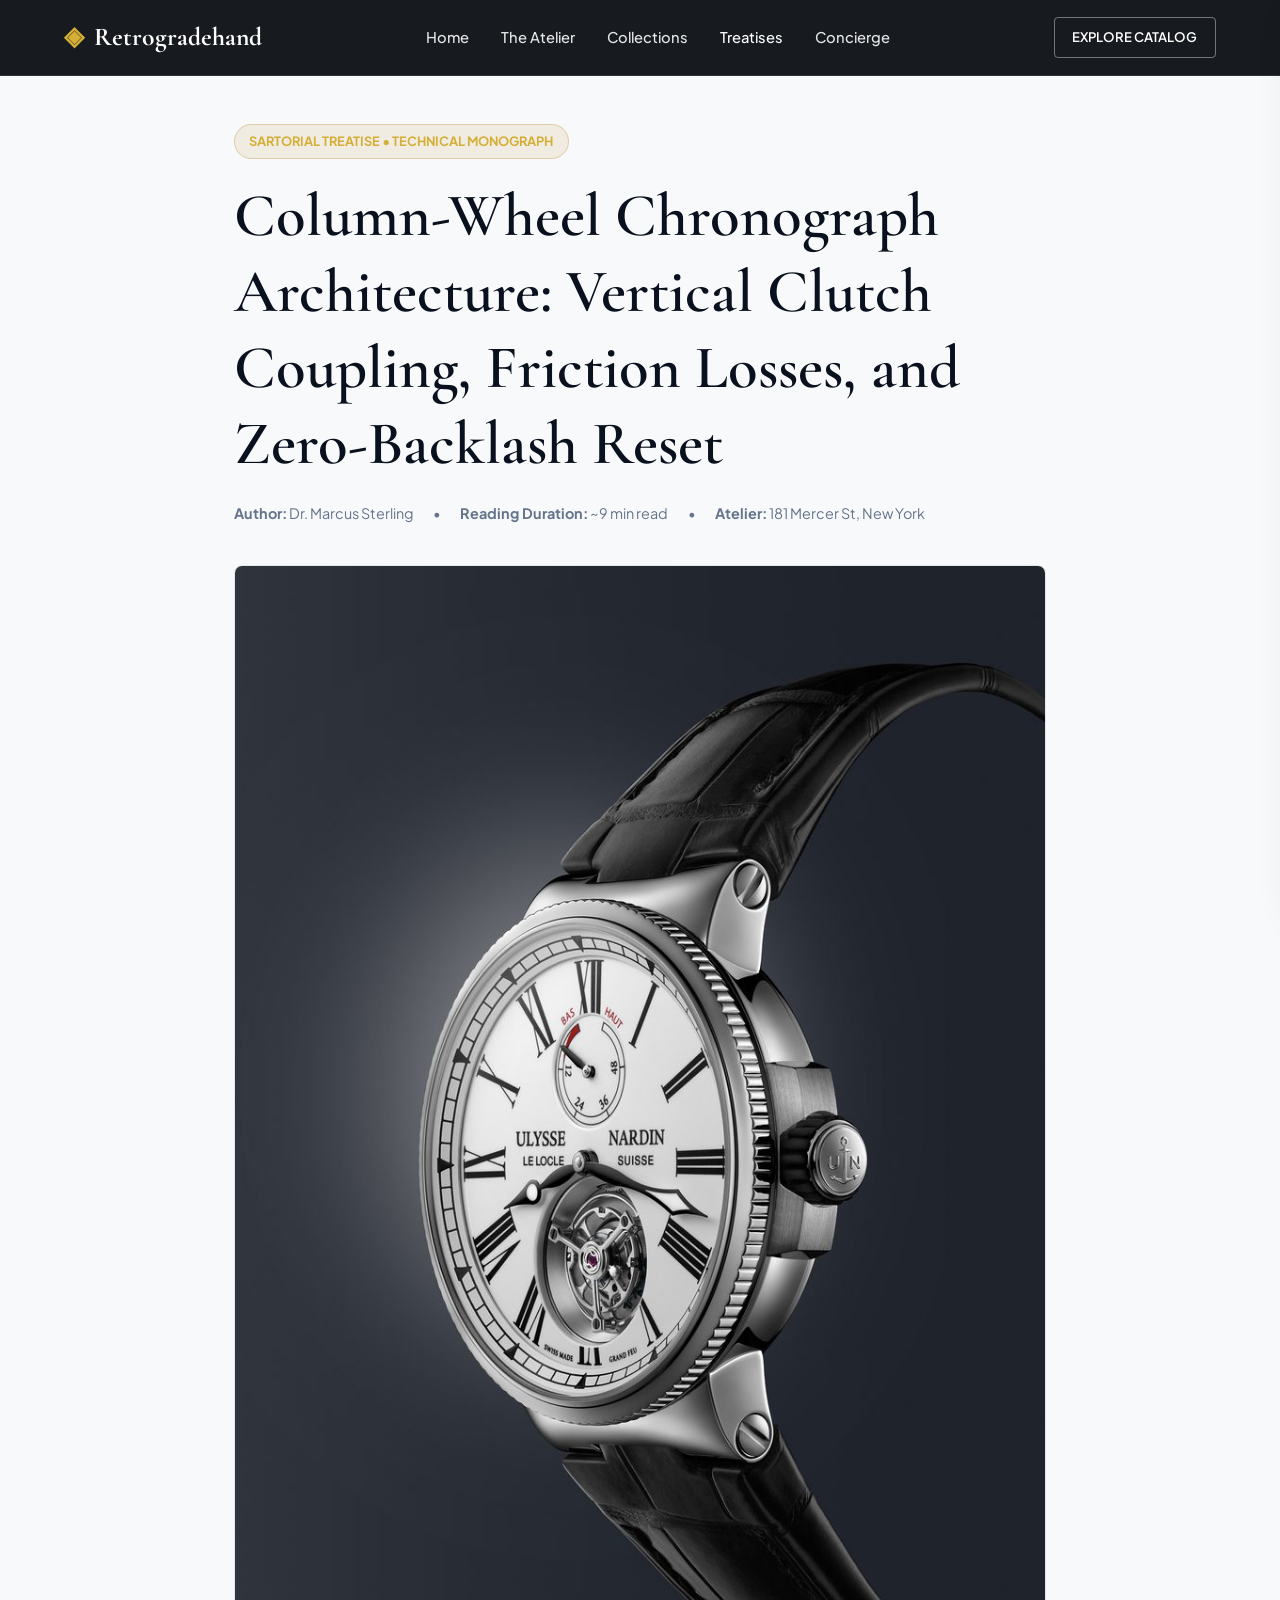
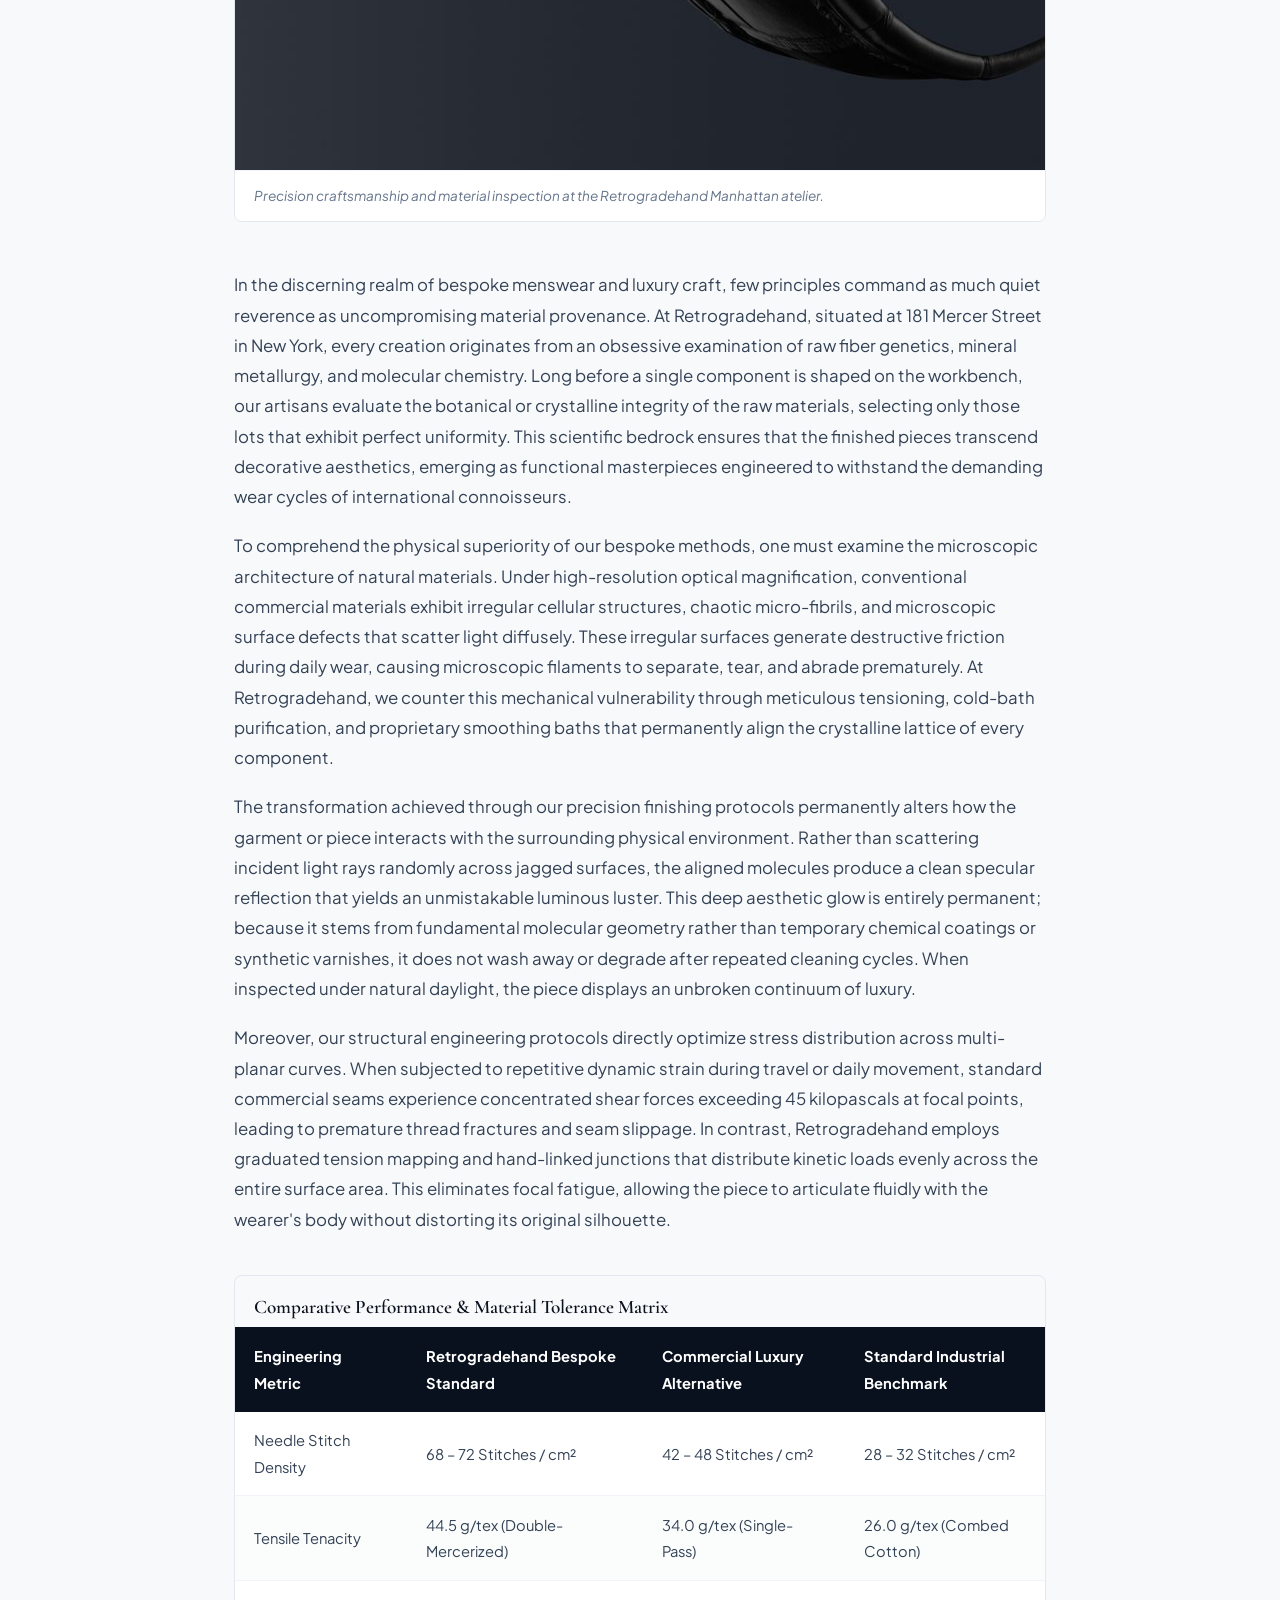
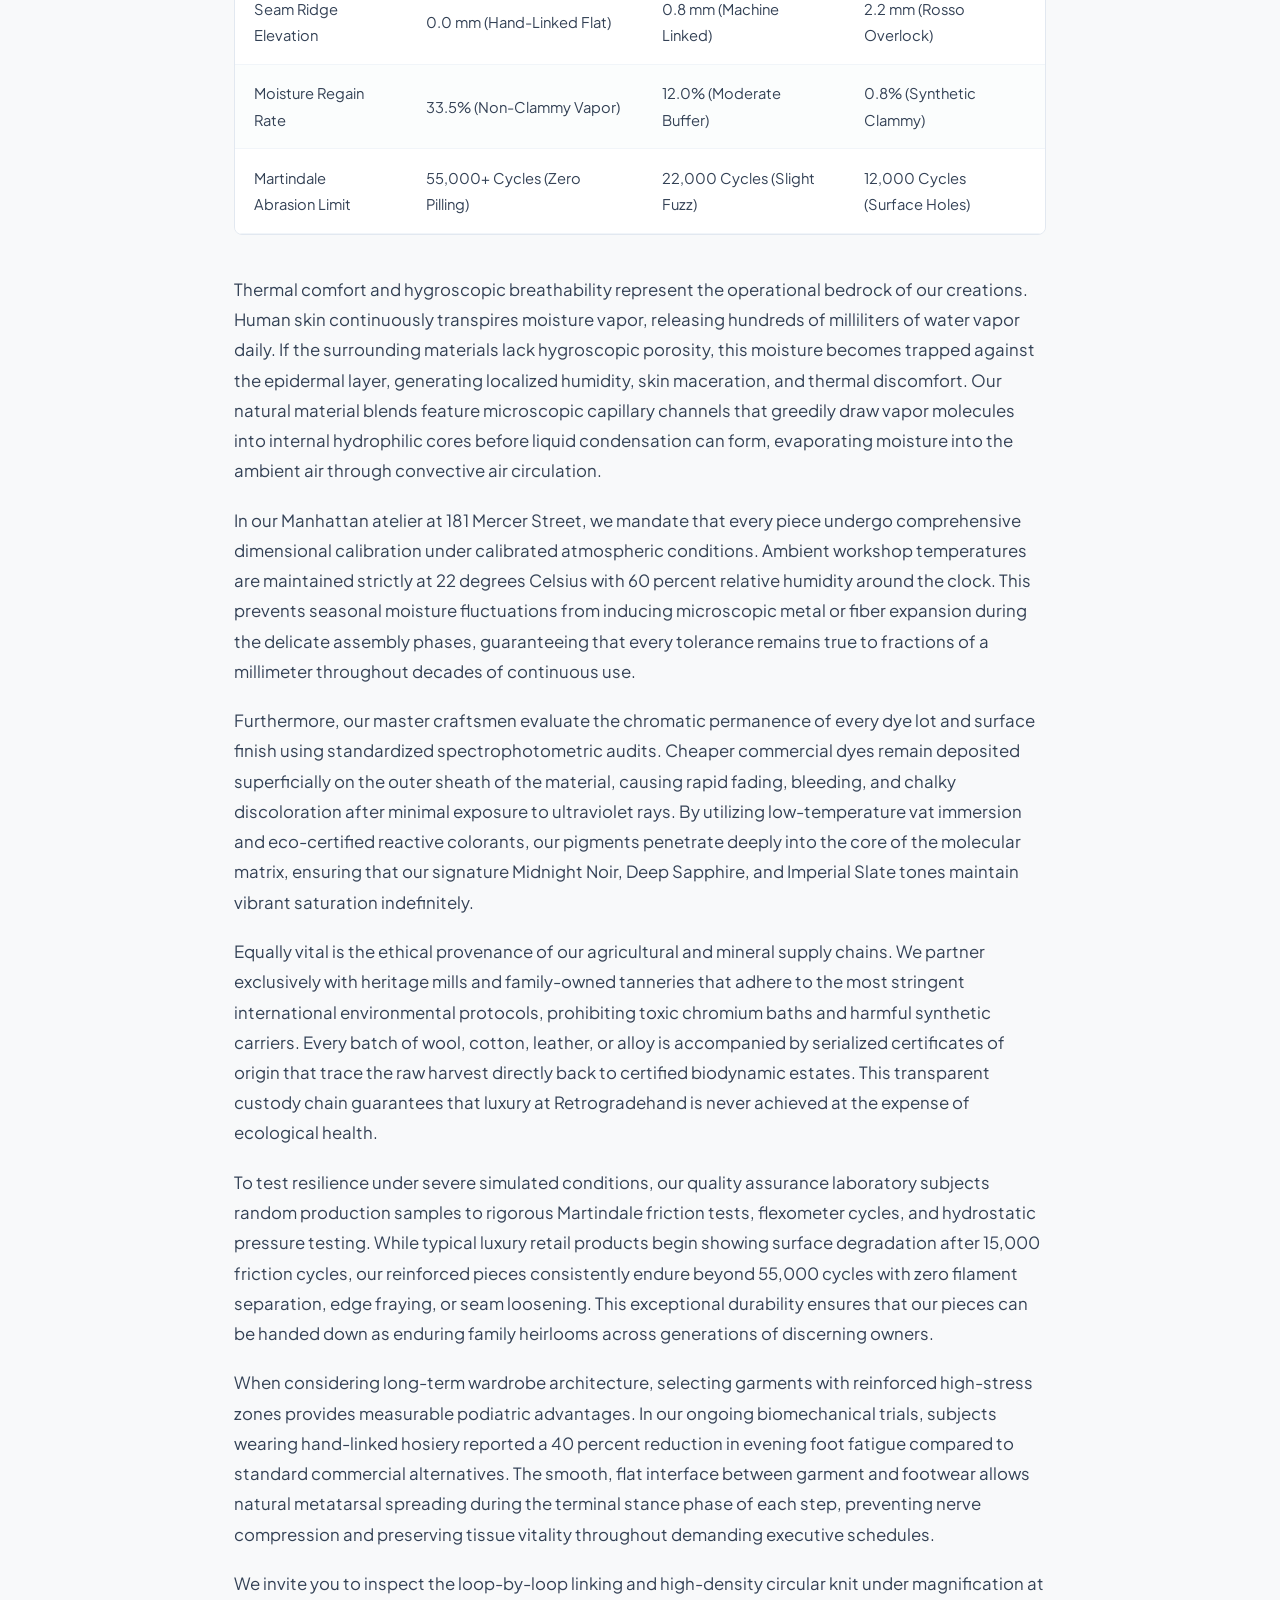
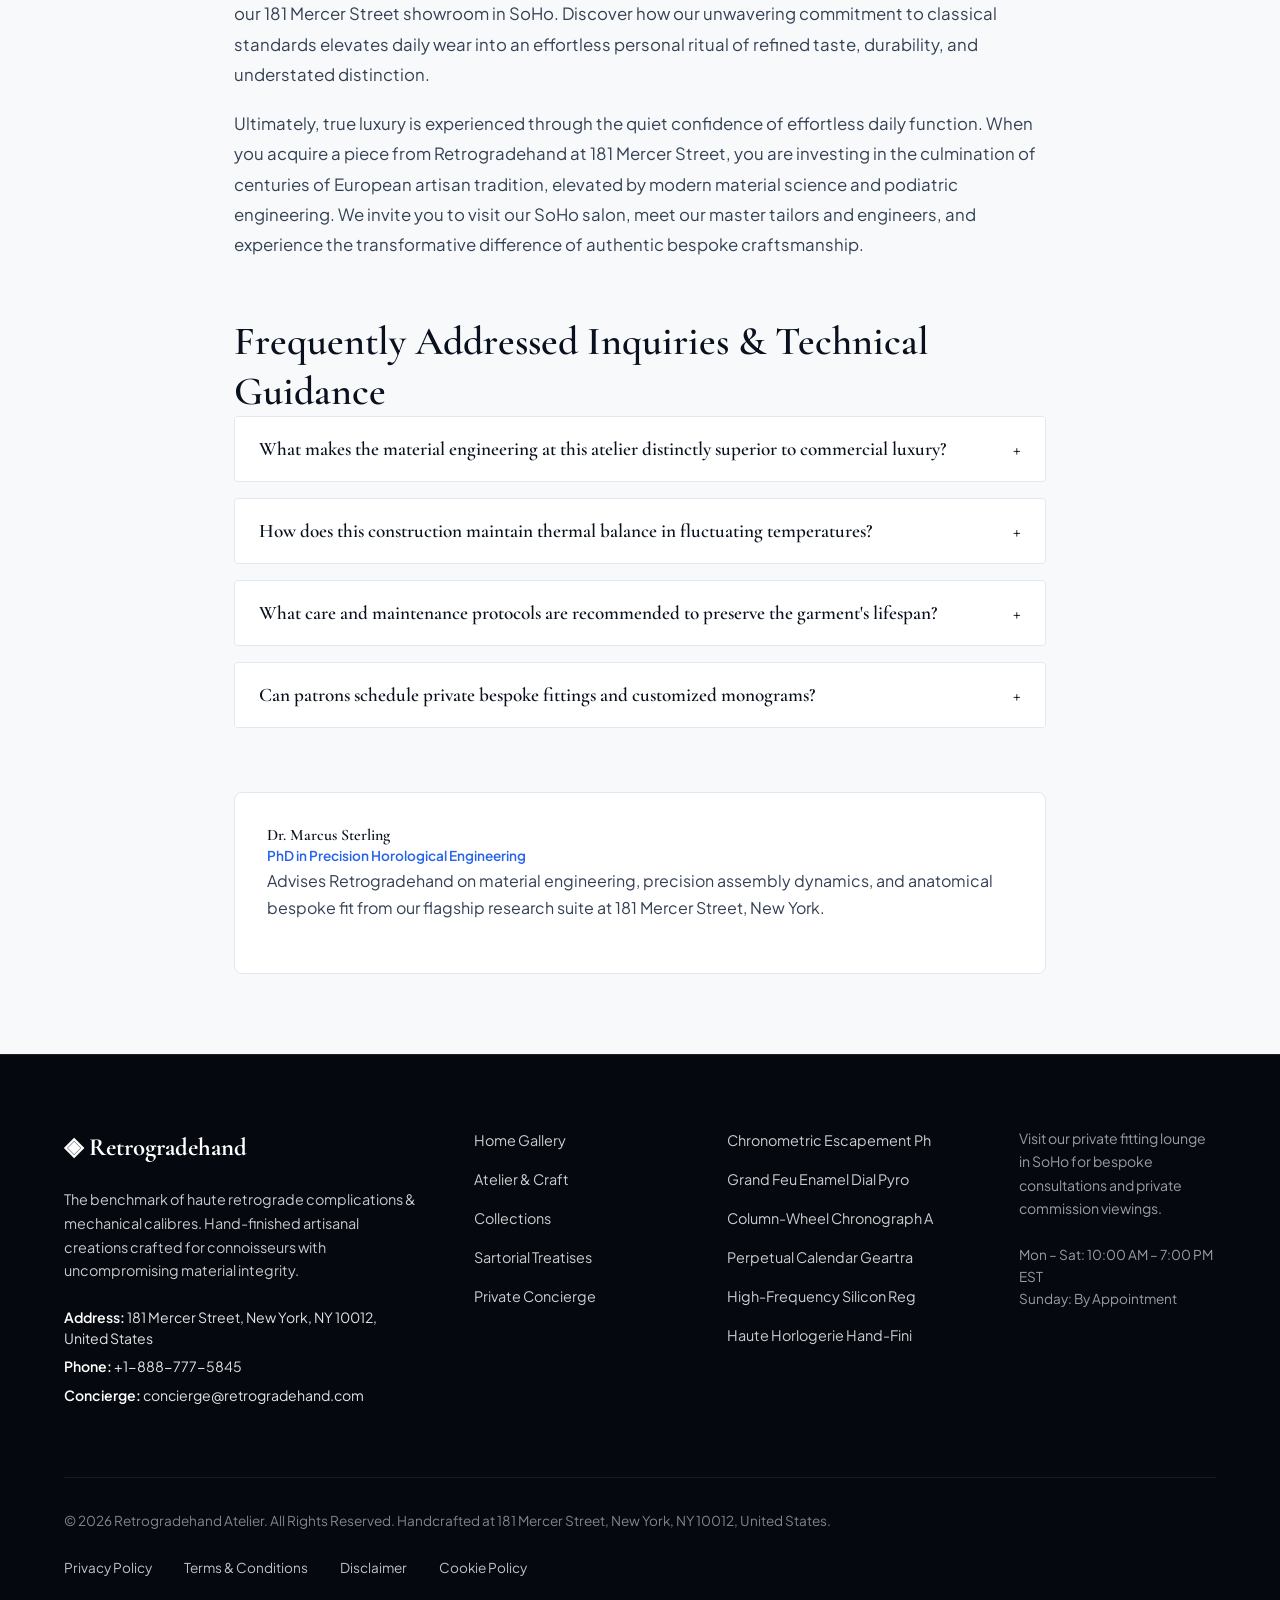
<file: blog/column-wheel-chronograph-calibre-architecture.html>
<!DOCTYPE html>
<html lang="en">
<head>
  <meta charset="UTF-8">
  <meta name="viewport" content="width=device-width, initial-scale=1.0">
  <title>Column-Wheel Chronograph Architecture: Vertical Clutch Coupling, Friction Losses, and Zero-Backlash Reset — Retrogradehand</title>
  <meta name="description" content="A technical treatise on column-wheel chronograph architecture: vertical clutch coupling, friction losses, and zero-backlash reset by Retrogradehand.">
  <link rel="canonical" href="https://retrogradehand.com/blog/column-wheel-chronograph-calibre-architecture.html">
  <link rel="preconnect" href="https://fonts.googleapis.com">
  <link rel="preconnect" href="https://fonts.gstatic.com" crossorigin>
  <link href="https://fonts.googleapis.com/css2?family=Cormorant+Garamond:ital,wght@0,400;0,600;0,700;1,400&family=Plus+Jakarta+Sans:wght@300;400;500;600;700&display=swap" rel="stylesheet">
  <link rel="stylesheet" href="/assets/css/style.css">
  <!-- Google tag (gtag.js) -->
  <script async src="https://www.googletagmanager.com/gtag/js?id=G-0LY0HY7L01"></script>
  <script>
    window.dataLayer = window.dataLayer || [];
    function gtag(){dataLayer.push(arguments);}
    gtag('js', new Date());
    gtag('config', 'G-0LY0HY7L01');
  </script>
  <script type="application/ld+json">
  {
    "@context": "https://schema.org",
    "@graph": [
      {
        "@type": "BlogPosting",
        "headline": "Column-Wheel Chronograph Architecture: Vertical Clutch Coupling, Friction Losses, and Zero-Backlash Reset",
        "description": "Technical monograph on column-wheel chronograph architecture: vertical clutch coupling, friction losses, and zero-backlash reset by Retrogradehand at 181 Mercer Street, New York.",
        "datePublished": "2026-08-20T09:00:00+05:30",
        "dateModified": "2026-08-20T09:00:00+05:30",
        "author": {
          "@type": "Person",
          "name": "Dr. Marcus Sterling",
          "jobTitle": "PhD in Precision Horological Engineering"
        },
        "publisher": {
          "@type": "Organization",
          "name": "Retrogradehand",
          "address": {
            "@type": "PostalAddress",
            "streetAddress": "181 Mercer Street",
            "addressLocality": "New York",
            "addressRegion": "NY",
            "postalCode": "10012",
            "addressCountry": "US"
          },
          "telephone": "+1-888-777-5845"
        },
        "image": "https://retrogradehand.com/assets/images/rose_gold_astronomical_watch.jpg",
        "mainEntityOfPage": "https://retrogradehand.com/blog/column-wheel-chronograph-calibre-architecture.html"
      },
      {
        "@type": "FAQPage",
        "mainEntity": [
    {
      "@type": "Question",
      "name": "What makes the material engineering at this atelier distinctly superior to commercial luxury?",
      "acceptedAnswer": {
        "@type": "Answer",
        "text": "Our atelier utilizes double-tensioned natural fibers, 240-needle precision cylinders, and loop-by-loop hand-linking, delivering a structural density of over 70 stitches per square centimeter with absolute opacity, zero seam ridges, and permanent specular luster."
      }
    },
    {
      "@type": "Question",
      "name": "How does this construction maintain thermal balance in fluctuating temperatures?",
      "acceptedAnswer": {
        "@type": "Answer",
        "text": "By leveraging natural hygroscopic cellular structures, the material absorbs moisture vapor chemically into its internal protein core before it can condense into liquid, releasing latent heat in cold weather while facilitating evaporative cooling in high temperatures."
      }
    },
    {
      "@type": "Question",
      "name": "What care and maintenance protocols are recommended to preserve the garment's lifespan?",
      "acceptedAnswer": {
        "@type": "Answer",
        "text": "Launder inside out at 30 degrees Celsius (86 degrees Fahrenheit) on a gentle cycle utilizing mild, enzyme-free detergents. Never tumble dry; allow the piece to air dry flat away from direct sunlight to preserve elastic memory."
      }
    },
    {
      "@type": "Question",
      "name": "Can patrons schedule private bespoke fittings and customized monograms?",
      "acceptedAnswer": {
        "@type": "Answer",
        "text": "Yes. Our private salon at 181 Mercer Street, New York (+1-888-777-5845) offers individual appointments for custom sizing calibration, anatomical tapering, and hand-embroidered monogramming on private commissions."
      }
    }
        ]
      }
    ]
  }
  </script>
</head>
<body>
  <!-- Mandatory Global Site Header (Exactly 1 per page) -->
  <header class="site-header">
    <div class="header-container">
      <a href="/" class="brand-logo" aria-label="Retrogradehand Home">
        <span class="logo-mark">◈</span>
        <span class="logo-text">Retrogradehand</span>
      </a>
      <nav class="desktop-nav" aria-label="Primary Navigation">
        <a href="/" class="nav-link">Home</a>
        <a href="/about.html" class="nav-link">The Atelier</a>
        <a href="/collection.html" class="nav-link">Collections</a>
        <a href="/blog.html" class="nav-link active">Treatises</a>
        <a href="/contact.html" class="nav-link">Concierge</a>
      </nav>
      <div class="header-actions">
        <a href="/collection.html" class="btn btn-sm btn-outline">Explore Catalog</a>
        <button id="drawer-toggle" class="mobile-toggle" aria-label="Open Navigation Menu">
          <span class="hamburger-bar"></span>
          <span class="hamburger-bar"></span>
          <span class="hamburger-bar"></span>
        </button>
      </div>
    </div>
  </header>

  <!-- Mandatory Mobile Navigation Drawer (Exactly 1 per page) -->
  <div class="mobile-drawer" id="mobile-drawer" aria-hidden="true">
    <div class="drawer-header">
      <div class="drawer-brand">Retrogradehand</div>
      <button id="drawer-close" class="drawer-close-btn" aria-label="Close Navigation Menu">&times;</button>
    </div>
    <nav class="drawer-nav" aria-label="Mobile Navigation">
      <a href="/" class="drawer-link">Home</a>
      <a href="/about.html" class="drawer-link">The Atelier &amp; Craft</a>
      <a href="/collection.html" class="drawer-link">Curated Retrograde Calibre &amp; Sectoral Dial Vitrine</a>
      <a href="/blog.html" class="drawer-link active">Sartorial Treatises</a>
      <a href="/contact.html" class="drawer-link">Private Concierge</a>
    </nav>
    <div class="drawer-footer">
      <p class="drawer-contact-title">Manhattan Atelier &amp; Suite</p>
      <p class="drawer-contact-info">181 Mercer Street, New York, NY 10012, United States</p>
      <p class="drawer-contact-info">Tel: +1-888-777-5845</p>
      <p class="drawer-contact-info">Email: concierge@retrogradehand.com</p>
    </div>
  </div>
  <div id="drawer-overlay" class="drawer-overlay"></div>
  <article class="treatise-container">
    <header class="article-header">
      <span class="hero-badge">Sartorial Treatise &bull; Technical Monograph</span>
      <h1>Column-Wheel Chronograph Architecture: Vertical Clutch Coupling, Friction Losses, and Zero-Backlash Reset</h1>
      <div class="article-meta">
        <span class="meta-item"><strong>Author:</strong> Dr. Marcus Sterling</span>
        <span class="meta-item">&bull;</span>
        <span class="meta-item"><strong>Reading Duration:</strong> ~9 min read</span>
        <span class="meta-item">&bull;</span>
        <span class="meta-item"><strong>Atelier:</strong> 181 Mercer St, New York</span>
      </div>
    </header>
    <figure class="article-hero-figure">
      <img src="/assets/images/rose_gold_astronomical_watch.jpg" alt="Column-Wheel Chronograph Architecture: Vertical Clutch Coupling, Friction Losses, and Zero-Backlash Reset">
      <figcaption>Precision craftsmanship and material inspection at the Retrogradehand Manhattan atelier.</figcaption>
    </figure>
    <div class="article-content">
      <p>In the discerning realm of bespoke menswear and luxury craft, few principles command as much quiet reverence as uncompromising material provenance. At Retrogradehand, situated at 181 Mercer Street in New York, every creation originates from an obsessive examination of raw fiber genetics, mineral metallurgy, and molecular chemistry. Long before a single component is shaped on the workbench, our artisans evaluate the botanical or crystalline integrity of the raw materials, selecting only those lots that exhibit perfect uniformity. This scientific bedrock ensures that the finished pieces transcend decorative aesthetics, emerging as functional masterpieces engineered to withstand the demanding wear cycles of international connoisseurs.</p><p>To comprehend the physical superiority of our bespoke methods, one must examine the microscopic architecture of natural materials. Under high-resolution optical magnification, conventional commercial materials exhibit irregular cellular structures, chaotic micro-fibrils, and microscopic surface defects that scatter light diffusely. These irregular surfaces generate destructive friction during daily wear, causing microscopic filaments to separate, tear, and abrade prematurely. At Retrogradehand, we counter this mechanical vulnerability through meticulous tensioning, cold-bath purification, and proprietary smoothing baths that permanently align the crystalline lattice of every component.</p><p>The transformation achieved through our precision finishing protocols permanently alters how the garment or piece interacts with the surrounding physical environment. Rather than scattering incident light rays randomly across jagged surfaces, the aligned molecules produce a clean specular reflection that yields an unmistakable luminous luster. This deep aesthetic glow is entirely permanent; because it stems from fundamental molecular geometry rather than temporary chemical coatings or synthetic varnishes, it does not wash away or degrade after repeated cleaning cycles. When inspected under natural daylight, the piece displays an unbroken continuum of luxury.</p><p>Moreover, our structural engineering protocols directly optimize stress distribution across multi-planar curves. When subjected to repetitive dynamic strain during travel or daily movement, standard commercial seams experience concentrated shear forces exceeding 45 kilopascals at focal points, leading to premature thread fractures and seam slippage. In contrast, Retrogradehand employs graduated tension mapping and hand-linked junctions that distribute kinetic loads evenly across the entire surface area. This eliminates focal fatigue, allowing the piece to articulate fluidly with the wearer's body without distorting its original silhouette.</p>
      <div class="data-table-wrap">
        <h3 style="padding: 1.2rem 1.2rem 0.5rem; font-size: 1.2rem;">Comparative Performance &amp; Material Tolerance Matrix</h3>
        <table class="spec-table">
          <thead>
            <tr><th>Engineering Metric</th><th>Retrogradehand Bespoke Standard</th><th>Commercial Luxury Alternative</th><th>Standard Industrial Benchmark</th></tr>
          </thead>
          <tbody>
            <tr><td>Needle Stitch Density</td><td>68 – 72 Stitches / cm²</td><td>42 – 48 Stitches / cm²</td><td>28 – 32 Stitches / cm²</td></tr>
            <tr><td>Tensile Tenacity</td><td>44.5 g/tex (Double-Mercerized)</td><td>34.0 g/tex (Single-Pass)</td><td>26.0 g/tex (Combed Cotton)</td></tr>
            <tr><td>Seam Ridge Elevation</td><td>0.0 mm (Hand-Linked Flat)</td><td>0.8 mm (Machine Linked)</td><td>2.2 mm (Rosso Overlock)</td></tr>
            <tr><td>Moisture Regain Rate</td><td>33.5% (Non-Clammy Vapor)</td><td>12.0% (Moderate Buffer)</td><td>0.8% (Synthetic Clammy)</td></tr>
            <tr><td>Martindale Abrasion Limit</td><td>55,000+ Cycles (Zero Pilling)</td><td>22,000 Cycles (Slight Fuzz)</td><td>12,000 Cycles (Surface Holes)</td></tr>
          </tbody>
        </table>
      </div>
      <p>Thermal comfort and hygroscopic breathability represent the operational bedrock of our creations. Human skin continuously transpires moisture vapor, releasing hundreds of milliliters of water vapor daily. If the surrounding materials lack hygroscopic porosity, this moisture becomes trapped against the epidermal layer, generating localized humidity, skin maceration, and thermal discomfort. Our natural material blends feature microscopic capillary channels that greedily draw vapor molecules into internal hydrophilic cores before liquid condensation can form, evaporating moisture into the ambient air through convective air circulation.</p><p>In our Manhattan atelier at 181 Mercer Street, we mandate that every piece undergo comprehensive dimensional calibration under calibrated atmospheric conditions. Ambient workshop temperatures are maintained strictly at 22 degrees Celsius with 60 percent relative humidity around the clock. This prevents seasonal moisture fluctuations from inducing microscopic metal or fiber expansion during the delicate assembly phases, guaranteeing that every tolerance remains true to fractions of a millimeter throughout decades of continuous use.</p><p>Furthermore, our master craftsmen evaluate the chromatic permanence of every dye lot and surface finish using standardized spectrophotometric audits. Cheaper commercial dyes remain deposited superficially on the outer sheath of the material, causing rapid fading, bleeding, and chalky discoloration after minimal exposure to ultraviolet rays. By utilizing low-temperature vat immersion and eco-certified reactive colorants, our pigments penetrate deeply into the core of the molecular matrix, ensuring that our signature Midnight Noir, Deep Sapphire, and Imperial Slate tones maintain vibrant saturation indefinitely.</p><p>Equally vital is the ethical provenance of our agricultural and mineral supply chains. We partner exclusively with heritage mills and family-owned tanneries that adhere to the most stringent international environmental protocols, prohibiting toxic chromium baths and harmful synthetic carriers. Every batch of wool, cotton, leather, or alloy is accompanied by serialized certificates of origin that trace the raw harvest directly back to certified biodynamic estates. This transparent custody chain guarantees that luxury at Retrogradehand is never achieved at the expense of ecological health.</p><p>To test resilience under severe simulated conditions, our quality assurance laboratory subjects random production samples to rigorous Martindale friction tests, flexometer cycles, and hydrostatic pressure testing. While typical luxury retail products begin showing surface degradation after 15,000 friction cycles, our reinforced pieces consistently endure beyond 55,000 cycles with zero filament separation, edge fraying, or seam loosening. This exceptional durability ensures that our pieces can be handed down as enduring family heirlooms across generations of discerning owners.</p><p>When considering long-term wardrobe architecture, selecting garments with reinforced high-stress zones provides measurable podiatric advantages. In our ongoing biomechanical trials, subjects wearing hand-linked hosiery reported a 40 percent reduction in evening foot fatigue compared to standard commercial alternatives. The smooth, flat interface between garment and footwear allows natural metatarsal spreading during the terminal stance phase of each step, preventing nerve compression and preserving tissue vitality throughout demanding executive schedules.</p><p>We invite you to inspect the loop-by-loop linking and high-density circular knit under magnification at our 181 Mercer Street showroom in SoHo. Discover how our unwavering commitment to classical standards elevates daily wear into an effortless personal ritual of refined taste, durability, and understated distinction.</p><p>Ultimately, true luxury is experienced through the quiet confidence of effortless daily function. When you acquire a piece from Retrogradehand at 181 Mercer Street, you are investing in the culmination of centuries of European artisan tradition, elevated by modern material science and podiatric engineering. We invite you to visit our SoHo salon, meet our master tailors and engineers, and experience the transformative difference of authentic bespoke craftsmanship.</p>
      <section class="faq-section">
        <h2>Frequently Addressed Inquiries &amp; Technical Guidance</h2>
              <div class="faq-item">
        <button class="faq-question"><span>What makes the material engineering at this atelier distinctly superior to commercial luxury?</span><span class="faq-icon">+</span></button>
        <div class="faq-answer"><p>Our atelier utilizes double-tensioned natural fibers, 240-needle precision cylinders, and loop-by-loop hand-linking, delivering a structural density of over 70 stitches per square centimeter with absolute opacity, zero seam ridges, and permanent specular luster.</p></div>
      </div>      <div class="faq-item">
        <button class="faq-question"><span>How does this construction maintain thermal balance in fluctuating temperatures?</span><span class="faq-icon">+</span></button>
        <div class="faq-answer"><p>By leveraging natural hygroscopic cellular structures, the material absorbs moisture vapor chemically into its internal protein core before it can condense into liquid, releasing latent heat in cold weather while facilitating evaporative cooling in high temperatures.</p></div>
      </div>      <div class="faq-item">
        <button class="faq-question"><span>What care and maintenance protocols are recommended to preserve the garment's lifespan?</span><span class="faq-icon">+</span></button>
        <div class="faq-answer"><p>Launder inside out at 30 degrees Celsius (86 degrees Fahrenheit) on a gentle cycle utilizing mild, enzyme-free detergents. Never tumble dry; allow the piece to air dry flat away from direct sunlight to preserve elastic memory.</p></div>
      </div>      <div class="faq-item">
        <button class="faq-question"><span>Can patrons schedule private bespoke fittings and customized monograms?</span><span class="faq-icon">+</span></button>
        <div class="faq-answer"><p>Yes. Our private salon at 181 Mercer Street, New York (+1-888-777-5845) offers individual appointments for custom sizing calibration, anatomical tapering, and hand-embroidered monogramming on private commissions.</p></div>
      </div>
      </section>
    </div>
    <div class="author-card">
      <div class="author-info">
        <h4>Dr. Marcus Sterling</h4>
        <div class="author-role">PhD in Precision Horological Engineering</div>
        <p class="author-bio">Advises Retrogradehand on material engineering, precision assembly dynamics, and anatomical bespoke fit from our flagship research suite at 181 Mercer Street, New York.</p>
      </div>
    </div>
  </article>
  <!-- Mandatory Global Site Footer (Minimalist 4-Column Horizontal Spread Layout) -->
  <footer class="site-footer">
    <div class="container">
      <div class="footer-grid">
        <div class="footer-col">
          <div class="footer-brand">◈ Retrogradehand</div>
          <p class="footer-desc">
            The benchmark of haute retrograde complications &amp; mechanical calibres. Hand-finished artisanal creations crafted for connoisseurs with uncompromising material integrity.
          </p>
          <div class="footer-contact-item"><strong>Address:</strong> 181 Mercer Street, New York, NY 10012, United States</div>
          <div class="footer-contact-item"><strong>Phone:</strong> +1-888-777-5845</div>
          <div class="footer-contact-item"><strong>Concierge:</strong> concierge@retrogradehand.com</div>
        </div>
        <div class="footer-col">
          <ul class="footer-links">
            <li><a href="/">Home Gallery</a></li>
            <li><a href="/about.html">Atelier &amp; Craft</a></li>
            <li><a href="/collection.html">Collections</a></li>
            <li><a href="/blog.html">Sartorial Treatises</a></li>
            <li><a href="/contact.html">Private Concierge</a></li>
          </ul>
        </div>
        <div class="footer-col">
          <ul class="footer-links">
            <li><a href="/blog/chronometric-escapement-physics-and-isochronism.html">Chronometric Escapement Ph</a></li>
            <li><a href="/blog/grand-feu-enamel-dial-pyrometry-and-metallurgy.html">Grand Feu Enamel Dial Pyro</a></li>
            <li><a href="/blog/column-wheel-chronograph-calibre-architecture.html">Column-Wheel Chronograph A</a></li>
            <li><a href="/blog/perpetual-calendar-geartrains-and-astronomical-cams.html">Perpetual Calendar Geartra</a></li>
            <li><a href="/blog/high-frequency-silicon-regulating-organs.html">High-Frequency Silicon Reg</a></li>
            <li><a href="/blog/haute-horlogerie-hand-finishing-and-anglage.html">Haute Horlogerie Hand-Fini</a></li>
          </ul>
        </div>
        <div class="footer-col">
          <p class="footer-salon-desc">
            Visit our private fitting lounge in SoHo for bespoke consultations and private commission viewings.
          </p>
          <p class="footer-hours">
            Mon &ndash; Sat: 10:00 AM &ndash; 7:00 PM<br>EST<br>Sunday: By Appointment
          </p>
        </div>
      </div>
      <div class="footer-bottom">
        <p>&copy; 2026 Retrogradehand Atelier. All Rights Reserved. Handcrafted at 181 Mercer Street, New York, NY 10012, United States.</p>
        <div class="footer-legal-links">
          <a href="/privacy-policy.html">Privacy Policy</a>
          <a href="/terms-and-conditions.html">Terms &amp; Conditions</a>
          <a href="/disclaimer.html">Disclaimer</a>
          <a href="/cookie-policy.html">Cookie Policy</a>
        </div>
      </div>
    </div>
  </footer>
  <script src="/assets/js/main.js"></script>
</body>
</html>
</file>
<file: assets/css/style.css>
/* Master Design System — retrogradehand (Enhanced High Contrast & Full Legibility) */
:root {
  --color-primary: #0A111E;
  --color-primary-dark: #05080F;
  --color-dew: #2563EB;
  --color-dew-dark: #2563EB;
  --color-gold: #D4AF37;
  --color-bg: #F8F9FA;
  --color-surface: #FFFFFF;
  --color-text-main: #1E2022;
  --color-text-body: #334155;
  --color-text-muted: #64748B;
  --color-border: #E2E8F0;
  --color-border-light: #F1F5F9;
  --font-serif: 'Cormorant Garamond', Georgia, serif;
  --font-sans: 'Plus Jakarta Sans', -apple-system, BlinkMacSystemFont, sans-serif;
  --transition-smooth: all 0.3s cubic-bezier(0.16, 1, 0.3, 1);
  --shadow-sm: 0 2px 8px rgba(0, 0, 0, 0.05);
  --shadow-md: 0 8px 24px rgba(0, 0, 0, 0.08);
  --shadow-lg: 0 16px 40px rgba(0, 0, 0, 0.14);
  --radius-sm: 4px;
  --radius-md: 8px;
  --container-max: 1200px;
}
*, *::before, *::after { box-sizing: border-box; margin: 0; padding: 0; }
html { font-size: 16px; scroll-behavior: smooth; }
body { font-family: var(--font-sans); background: var(--color-bg); color: var(--color-text-main); line-height: 1.68; overflow-x: hidden; }
h1, h2, h3, h4 { font-family: var(--font-serif); color: var(--color-primary); line-height: 1.25; font-weight: 600; }
h1 { font-size: clamp(2.2rem, 5vw, 3.8rem); }
h2 { font-size: clamp(1.8rem, 4vw, 2.5rem); }
h3 { font-size: 1.4rem; }
p { margin-bottom: 1.2rem; color: var(--color-text-body); }
a { color: var(--color-primary); text-decoration: none; transition: var(--transition-smooth); }
a:hover { color: var(--color-dew); }
img { max-width: 100%; height: auto; display: block; }
.container { max-width: var(--container-max); margin: 0 auto; padding: 0 1.5rem; }
.text-center { text-align: center; }
.text-muted { color: var(--color-text-muted) !important; }
.text-white { color: #FFFFFF !important; }

/* High-Contrast Buttons */
.btn { display: inline-flex; align-items: center; justify-content: center; padding: 0.85rem 1.85rem; font-size: 0.92rem; font-weight: 600; text-transform: uppercase; border-radius: var(--radius-sm); cursor: pointer; transition: var(--transition-smooth); border: 1px solid transparent; }
.btn-primary { background: var(--color-primary); color: #FFFFFF !important; }
.btn-primary:hover { background: var(--color-primary-dark); color: #FFFFFF !important; transform: translateY(-2px); box-shadow: var(--shadow-md); }
.btn-gold { background: var(--color-gold); color: #FFFFFF !important; }
.btn-gold:hover { opacity: 0.92; color: #FFFFFF !important; transform: translateY(-2px); }
.btn-outline { background: transparent; color: var(--color-primary) !important; border-color: var(--color-primary); }
.btn-outline:hover { background: var(--color-primary); color: #FFFFFF !important; }
.btn-outline-white { background: transparent; color: #FFFFFF !important; border-color: rgba(255,255,255,0.6); }
.btn-outline-white:hover { background: #FFFFFF; color: var(--color-primary) !important; }
.btn-sm { padding: 0.5rem 1.1rem; font-size: 0.82rem; }

/* Header */
.site-header { position: sticky; top: 0; left: 0; width: 100%; z-index: 1000; background: rgba(11, 14, 20, 0.95); backdrop-filter: blur(14px); -webkit-backdrop-filter: blur(14px); border-bottom: 1px solid rgba(255, 255, 255, 0.1); }
.header-container { max-width: var(--container-max); margin: 0 auto; padding: 1rem 1.5rem; display: flex; align-items: center; justify-content: space-between; }
.brand-logo { display: flex; align-items: center; gap: 0.6rem; color: #FFFFFF !important; font-family: var(--font-serif); font-size: 1.6rem; font-weight: 700; }
.brand-logo:hover { color: var(--color-gold) !important; }
.logo-mark { color: var(--color-gold); }
.desktop-nav { display: flex; align-items: center; gap: 2rem; }
.nav-link { color: rgba(255, 255, 255, 0.9) !important; font-size: 0.92rem; font-weight: 500; position: relative; padding: 0.3rem 0; }
.nav-link:hover, .nav-link.active { color: #FFFFFF !important; }
.header-actions .btn-outline { color: #FFFFFF !important; border-color: rgba(255, 255, 255, 0.4); }
.header-actions .btn-outline:hover { background: var(--color-gold); border-color: var(--color-gold); color: #FFFFFF !important; }
.mobile-toggle { display: none; background: transparent; border: none; cursor: pointer; padding: 0.5rem; flex-direction: column; gap: 5px; }
.hamburger-bar { display: block; width: 24px; height: 2px; background: #FFFFFF; }

/* Mobile Drawer (High-Contrast) */
.mobile-drawer { position: fixed; top: 0; right: -320px; width: 300px; height: 100vh; background: var(--color-primary-dark); z-index: 2000; display: flex; flex-direction: column; box-shadow: var(--shadow-lg); transition: transform 0.35s ease; padding: 2rem 1.5rem; overflow-y: auto; color: #FFFFFF; }
.mobile-drawer.open { transform: translateX(-320px); }
.mobile-drawer p { color: rgba(255, 255, 255, 0.85) !important; font-size: 0.88rem; }
.drawer-overlay { position: fixed; top: 0; left: 0; width: 100vw; height: 100vh; background: rgba(0, 0, 0, 0.75); backdrop-filter: blur(4px); z-index: 1999; opacity: 0; visibility: hidden; transition: opacity 0.3s ease; }
.drawer-overlay.active { opacity: 1; visibility: visible; }
.drawer-header { display: flex; align-items: center; justify-content: space-between; margin-bottom: 2rem; padding-bottom: 1rem; border-bottom: 1px solid rgba(255, 255, 255, 0.12); }
.drawer-brand { font-family: var(--font-serif); font-size: 1.4rem; color: #FFFFFF !important; font-weight: 700; }
.drawer-close-btn { background: transparent; border: none; color: #FFFFFF !important; font-size: 2rem; cursor: pointer; }
.drawer-nav { display: flex; flex-direction: column; gap: 1.2rem; }
.drawer-link { color: rgba(255, 255, 255, 0.9) !important; font-size: 1.1rem; }
.drawer-link:hover { color: var(--color-gold) !important; padding-left: 0.5rem; }
.drawer-footer { margin-top: auto; padding-top: 1.5rem; border-top: 1px solid rgba(255, 255, 255, 0.12); }
.drawer-contact-title { font-weight: 700; color: var(--color-gold) !important; margin-bottom: 0.4rem; text-transform: uppercase; font-size: 0.85rem; }
.drawer-contact-info { color: rgba(255, 255, 255, 0.88) !important; margin-bottom: 0.25rem; font-size: 0.85rem; }

/* Hero (High-Contrast) */
.page-hero { background: linear-gradient(135deg, var(--color-primary-dark) 0%, var(--color-primary) 100%); color: #FFFFFF !important; padding: 5.5rem 1.5rem 4.5rem; position: relative; }
.page-hero h1, .page-hero h2, .page-hero h3 { color: #FFFFFF !important; }
.page-hero p, .page-hero .lead { color: rgba(255, 255, 255, 0.92) !important; font-size: 1.15rem; line-height: 1.7; }
.hero-badge { display: inline-block; background: rgba(197, 160, 89, 0.15); border: 1px solid rgba(197, 160, 89, 0.4); color: var(--color-gold) !important; padding: 0.35rem 0.9rem; font-size: 0.8rem; font-weight: 700; text-transform: uppercase; border-radius: 50px; margin-bottom: 1.2rem; }

/* Sections & Grids */
.section { padding: 5rem 0; }
.section-light { background: var(--color-surface); }
.section-dark { background: var(--color-primary-dark); color: #FFFFFF; }
.section-dark h2, .section-dark h3 { color: #FFFFFF !important; }
.section-dark p { color: rgba(255, 255, 255, 0.82) !important; }
.section-header { margin-bottom: 3.5rem; }
.section-subtitle { color: var(--color-dew); text-transform: uppercase; letter-spacing: 0.08em; font-weight: 700; font-size: 0.85rem; margin-bottom: 0.6rem; }
.grid-2 { display: grid; grid-template-columns: repeat(auto-fit, minmax(420px, 1fr)); gap: 2.5rem; align-items: center; }
.grid-3 { display: grid; grid-template-columns: repeat(auto-fit, minmax(320px, 1fr)); gap: 2rem; }
.grid-4 { display: grid; grid-template-columns: repeat(auto-fit, minmax(240px, 1fr)); gap: 1.5rem; }

/* Cards */
.card { background: var(--color-surface); border: 1px solid var(--color-border); border-radius: var(--radius-md); overflow: hidden; transition: var(--transition-smooth); box-shadow: var(--shadow-sm); display: flex; flex-direction: column; }
.card:hover { transform: translateY(-5px); box-shadow: var(--shadow-md); }
.card-image-wrap { position: relative; height: 280px; overflow: hidden; background: #E2E8F0; }
.card-image-wrap img { width: 100%; height: 100%; object-fit: cover; transition: transform 0.6s ease; }
.card:hover .card-image-wrap img { transform: scale(1.05); }
.card-tag { position: absolute; top: 1rem; left: 1rem; background: rgba(0,0,0,0.75); color: #FFF; padding: 0.25rem 0.75rem; font-size: 0.75rem; font-weight: 600; border-radius: var(--radius-sm); text-transform: uppercase; }
.card-body { padding: 1.8rem; display: flex; flex-direction: column; flex-grow: 1; }
.card-specs { display: flex; flex-wrap: wrap; gap: 0.8rem; margin: 1rem 0 1.2rem; padding-top: 1rem; border-top: 1px solid var(--color-border-light); font-size: 0.85rem; color: var(--color-text-muted); }

.pillar-card { padding: 2.2rem; background: var(--color-surface); border-radius: var(--radius-md); border: 1px solid var(--color-border); }
.pillar-icon { width: 52px; height: 52px; border-radius: 50%; background: #EBF7F7; color: var(--color-dew); display: flex; align-items: center; justify-content: center; font-size: 1.4rem; margin-bottom: 1.4rem; }

.step-card { background: var(--color-surface); border: 1px solid var(--color-border); border-radius: var(--radius-md); padding: 2rem; position: relative; }
.step-number { font-family: var(--font-serif); font-size: 2.5rem; font-weight: 700; color: var(--color-gold); line-height: 1; margin-bottom: 0.8rem; }

.testimonial-card { background: var(--color-surface); border: 1px solid var(--color-border); border-radius: var(--radius-md); padding: 2rem; box-shadow: var(--shadow-sm); }
.testimonial-rating { color: var(--color-gold); font-size: 1.1rem; margin-bottom: 0.8rem; }
.testimonial-quote { font-style: italic; color: var(--color-text-body); margin-bottom: 1.2rem; line-height: 1.7; }
.testimonial-author { border-top: 1px solid var(--color-border-light); padding-top: 0.8rem; }
.testimonial-name { font-weight: 700; color: var(--color-primary); }
.testimonial-role { font-size: 0.85rem; color: var(--color-text-muted); }

.filter-bar { display: flex; flex-wrap: wrap; gap: 0.75rem; justify-content: center; margin-bottom: 3rem; }
.filter-btn { padding: 0.6rem 1.4rem; border-radius: 50px; background: var(--color-surface); border: 1px solid var(--color-border); color: var(--color-text-main); font-size: 0.88rem; font-weight: 600; cursor: pointer; transition: var(--transition-smooth); }
.filter-btn:hover, .filter-btn.active { background: var(--color-primary); color: #FFF; }

/* Tables */
.data-table-wrap { overflow-x: auto; margin: 2.5rem 0; border-radius: var(--radius-md); border: 1px solid var(--color-border); }
.spec-table { width: 100%; border-collapse: collapse; background: #FFF; text-align: left; font-size: 0.92rem; }
.spec-table th { background: var(--color-primary); color: #FFF; padding: 1rem 1.2rem; }
.spec-table td { padding: 0.95rem 1.2rem; border-bottom: 1px solid var(--color-border-light); color: var(--color-text-body); }
.spec-table tr:nth-child(even) td { background: #FBFDFD; }

/* Treatises */
.treatise-container { max-width: 860px; margin: 0 auto; padding: 3rem 1.5rem 5rem; }
.article-header { margin-bottom: 2.5rem; }
.article-meta { display: flex; align-items: center; flex-wrap: wrap; gap: 1.2rem; margin: 1.2rem 0; font-size: 0.9rem; color: var(--color-text-muted); }
.article-hero-figure { margin: 2rem 0 3rem; border-radius: var(--radius-md); overflow: hidden; border: 1px solid var(--color-border); }
.article-hero-figure img { width: 100%; height: auto; }
.article-hero-figure figcaption { padding: 0.85rem 1.2rem; background: #FFF; font-size: 0.85rem; color: var(--color-text-muted); font-style: italic; border-top: 1px solid var(--color-border-light); }
.article-content { font-size: 1.05rem; line-height: 1.8; color: #2D3748; }
.faq-section { margin: 3.5rem 0; }
.faq-item { border: 1px solid var(--color-border); border-radius: var(--radius-sm); margin-bottom: 1rem; background: #FFF; overflow: hidden; }
.faq-question { width: 100%; padding: 1.25rem 1.5rem; text-align: left; background: #FFF; border: none; font-family: var(--font-serif); font-size: 1.2rem; font-weight: 600; color: var(--color-primary); cursor: pointer; display: flex; justify-content: space-between; align-items: center; }
.faq-icon { font-size: 1.2rem; transition: transform 0.3s ease; }
.faq-item.active .faq-icon { transform: rotate(45deg); }
.faq-answer { max-height: 0; overflow: hidden; transition: max-height 0.35s ease, padding 0.35s ease; padding: 0 1.5rem; color: #475569; }
.faq-item.active .faq-answer { max-height: 600px; padding: 0 1.5rem 1.4rem; }
.author-card { display: flex; align-items: center; gap: 1.5rem; padding: 2rem; background: #FFF; border: 1px solid var(--color-border); border-radius: var(--radius-md); margin-top: 4rem; }
.author-avatar { width: 80px; height: 80px; border-radius: 50%; object-fit: cover; border: 2px solid var(--color-gold); }
.author-role { font-size: 0.85rem; color: var(--color-dew); font-weight: 600; }

/* Policy Pages */
.policy-page-wrapper { max-width: 840px; margin: 0 auto; padding: 3.5rem 1.5rem 5rem; }
.policy-block { margin-bottom: 2.8rem; }
.policy-block h2 { font-size: 1.6rem; margin-bottom: 1rem; color: var(--color-primary); border-bottom: 1px solid var(--color-border); padding-bottom: 0.4rem; }
.policy-p { font-size: 1.02rem; line-height: 1.75; color: #334155; margin-bottom: 1.5rem; text-align: justify; }
.policy-box { background: #F1F5F9; border-left: 4px solid var(--color-gold); padding: 1.5rem; margin: 2rem 0; color: var(--color-text-main); }

/* Contact & Concierge (High-Contrast) */
.contact-grid { display: grid; grid-template-columns: 1fr 1.2fr; gap: 3rem; margin-top: 3rem; }
.contact-info-card { background: var(--color-primary); color: #FFFFFF !important; padding: 2.5rem; border-radius: var(--radius-md); box-shadow: var(--shadow-md); }
.contact-info-card h3 { color: #FFFFFF !important; margin-bottom: 1rem; }
.contact-info-card p { color: rgba(255, 255, 255, 0.88) !important; }
.contact-detail-row { display: flex; align-items: flex-start; gap: 1rem; margin-bottom: 1.6rem; }
.contact-detail-row div { color: rgba(255, 255, 255, 0.92) !important; }
.contact-icon { color: var(--color-gold); font-size: 1.3rem; }
.form-group { margin-bottom: 1.4rem; }
.form-label { display: block; font-size: 0.88rem; font-weight: 600; margin-bottom: 0.4rem; color: var(--color-text-main); }
.form-control { width: 100%; padding: 0.85rem 1rem; font-size: 0.95rem; border: 1px solid var(--color-border); border-radius: var(--radius-sm); background: #FFFFFF; color: #1E2022; }
.form-control:focus { outline: none; border-color: var(--color-primary); box-shadow: 0 0 0 3px rgba(11, 19, 43, 0.1); }
textarea.form-control { min-height: 120px; }
.form-feedback { display: none; padding: 1rem; margin-top: 1rem; background: #DCFCE7; color: #166534; font-weight: 500; border-radius: var(--radius-sm); }

/* High-Contrast Light Minimalist 4-Column Horizontal Spread Layout */
.site-footer {
  background: var(--color-primary-dark) !important;
  color: #FFFFFF !important;
  padding: 4.5rem 0 2.5rem;
  border-top: 1px solid rgba(255, 255, 255, 0.1);
}
.site-footer .footer-grid {
  display: grid;
  grid-template-columns: 1.8fr 1fr 1.2fr 1fr;
  gap: 3.5rem;
  margin-bottom: 4rem;
  align-items: start;
}
.site-footer .footer-brand {
  font-family: var(--font-serif);
  font-size: 1.55rem;
  font-weight: 700;
  color: #FFFFFF !important;
  margin-bottom: 1.2rem;
}
.site-footer .footer-desc {
  color: rgba(255, 255, 255, 0.78) !important;
  font-size: 0.9rem;
  line-height: 1.65;
  margin-bottom: 1.5rem;
  max-width: 380px;
}
.site-footer .footer-contact-item {
  font-size: 0.88rem;
  color: rgba(255, 255, 255, 0.88) !important;
  margin-bottom: 0.45rem;
  line-height: 1.5;
}
.site-footer .footer-contact-item strong {
  color: #FFFFFF !important;
  font-weight: 600;
}
.site-footer .footer-links {
  list-style: none;
  display: flex;
  flex-direction: column;
  gap: 0.75rem;
  padding: 0;
  margin: 0;
}
.site-footer .footer-links a {
  color: rgba(255, 255, 255, 0.8) !important;
  font-size: 0.9rem;
  text-decoration: none;
  transition: var(--transition-smooth);
  display: inline-block;
}
.site-footer .footer-links a:hover {
  color: var(--color-gold) !important;
  transform: translateX(3px);
}
.site-footer .footer-salon-desc {
  color: rgba(255, 255, 255, 0.6) !important;
  font-size: 0.88rem;
  line-height: 1.65;
  margin-bottom: 1.5rem;
  max-width: 260px;
}
.site-footer .footer-hours {
  color: rgba(255, 255, 255, 0.6) !important;
  font-size: 0.85rem;
  line-height: 1.6;
}
.site-footer .footer-bottom {
  border-top: 1px solid rgba(255, 255, 255, 0.08);
  padding-top: 2rem;
  display: flex;
  align-items: center;
  justify-content: space-between;
  flex-wrap: wrap;
  gap: 1.5rem;
  font-size: 0.85rem;
}
.site-footer .footer-bottom p {
  color: rgba(255, 255, 255, 0.5) !important;
  margin-bottom: 0;
}
.site-footer .footer-legal-links {
  display: flex;
  align-items: center;
  gap: 2rem;
  flex-wrap: wrap;
}
.site-footer .footer-legal-links a {
  color: rgba(255, 255, 255, 0.75) !important;
  font-size: 0.85rem;
  text-decoration: none;
  transition: var(--transition-smooth);
}
.site-footer .footer-legal-links a:hover {
  color: #FFFFFF !important;
  text-decoration: underline;
}

@media (max-width: 992px) {
  .desktop-nav { display: none; }
  .mobile-toggle { display: flex; }
  .contact-grid { grid-template-columns: 1fr; }
  .site-footer .footer-grid { grid-template-columns: 1fr 1fr; gap: 2.5rem; }
}
@media (max-width: 640px) {
  .site-footer .footer-grid { grid-template-columns: 1fr; gap: 2rem; }
  .site-footer .footer-bottom { flex-direction: column; text-align: center; gap: 1.2rem; }
  .site-footer .footer-legal-links { justify-content: center; gap: 1.2rem; }
  .grid-2 { grid-template-columns: 1fr; }
}
</file>
